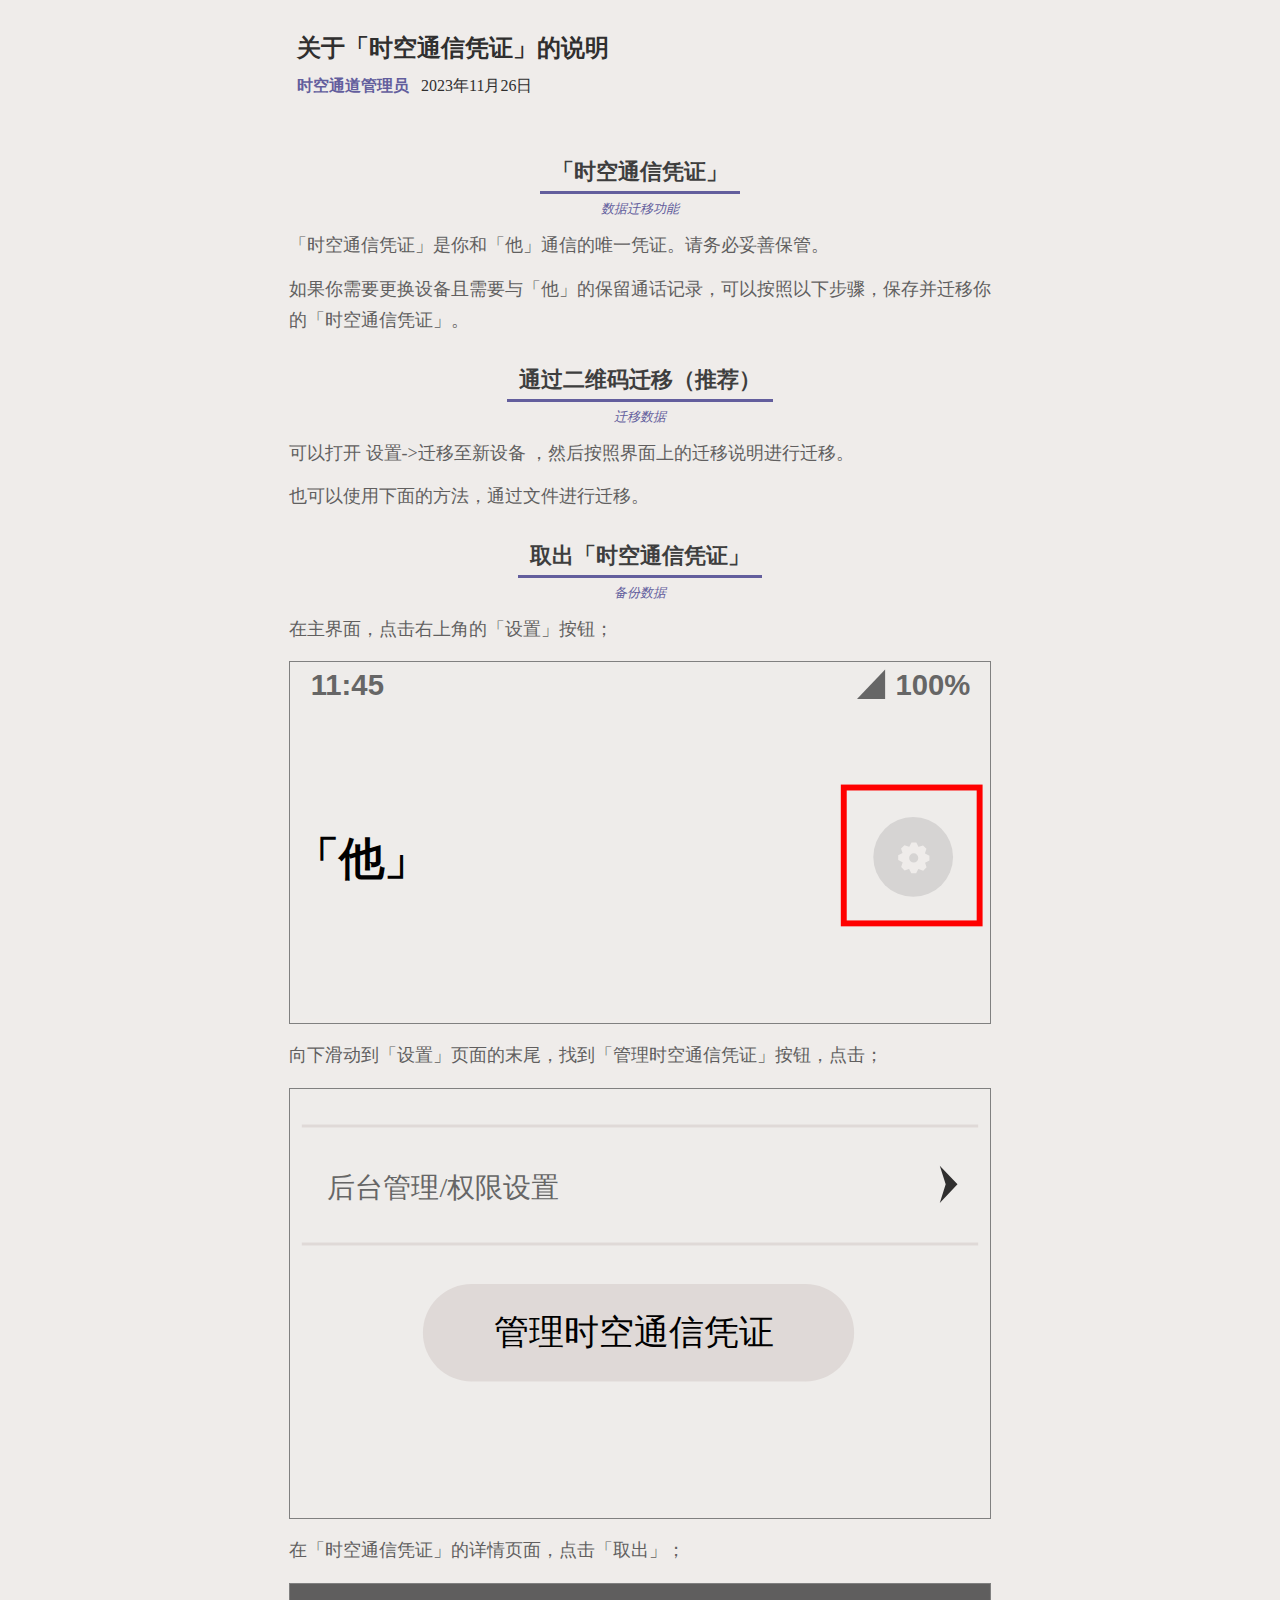
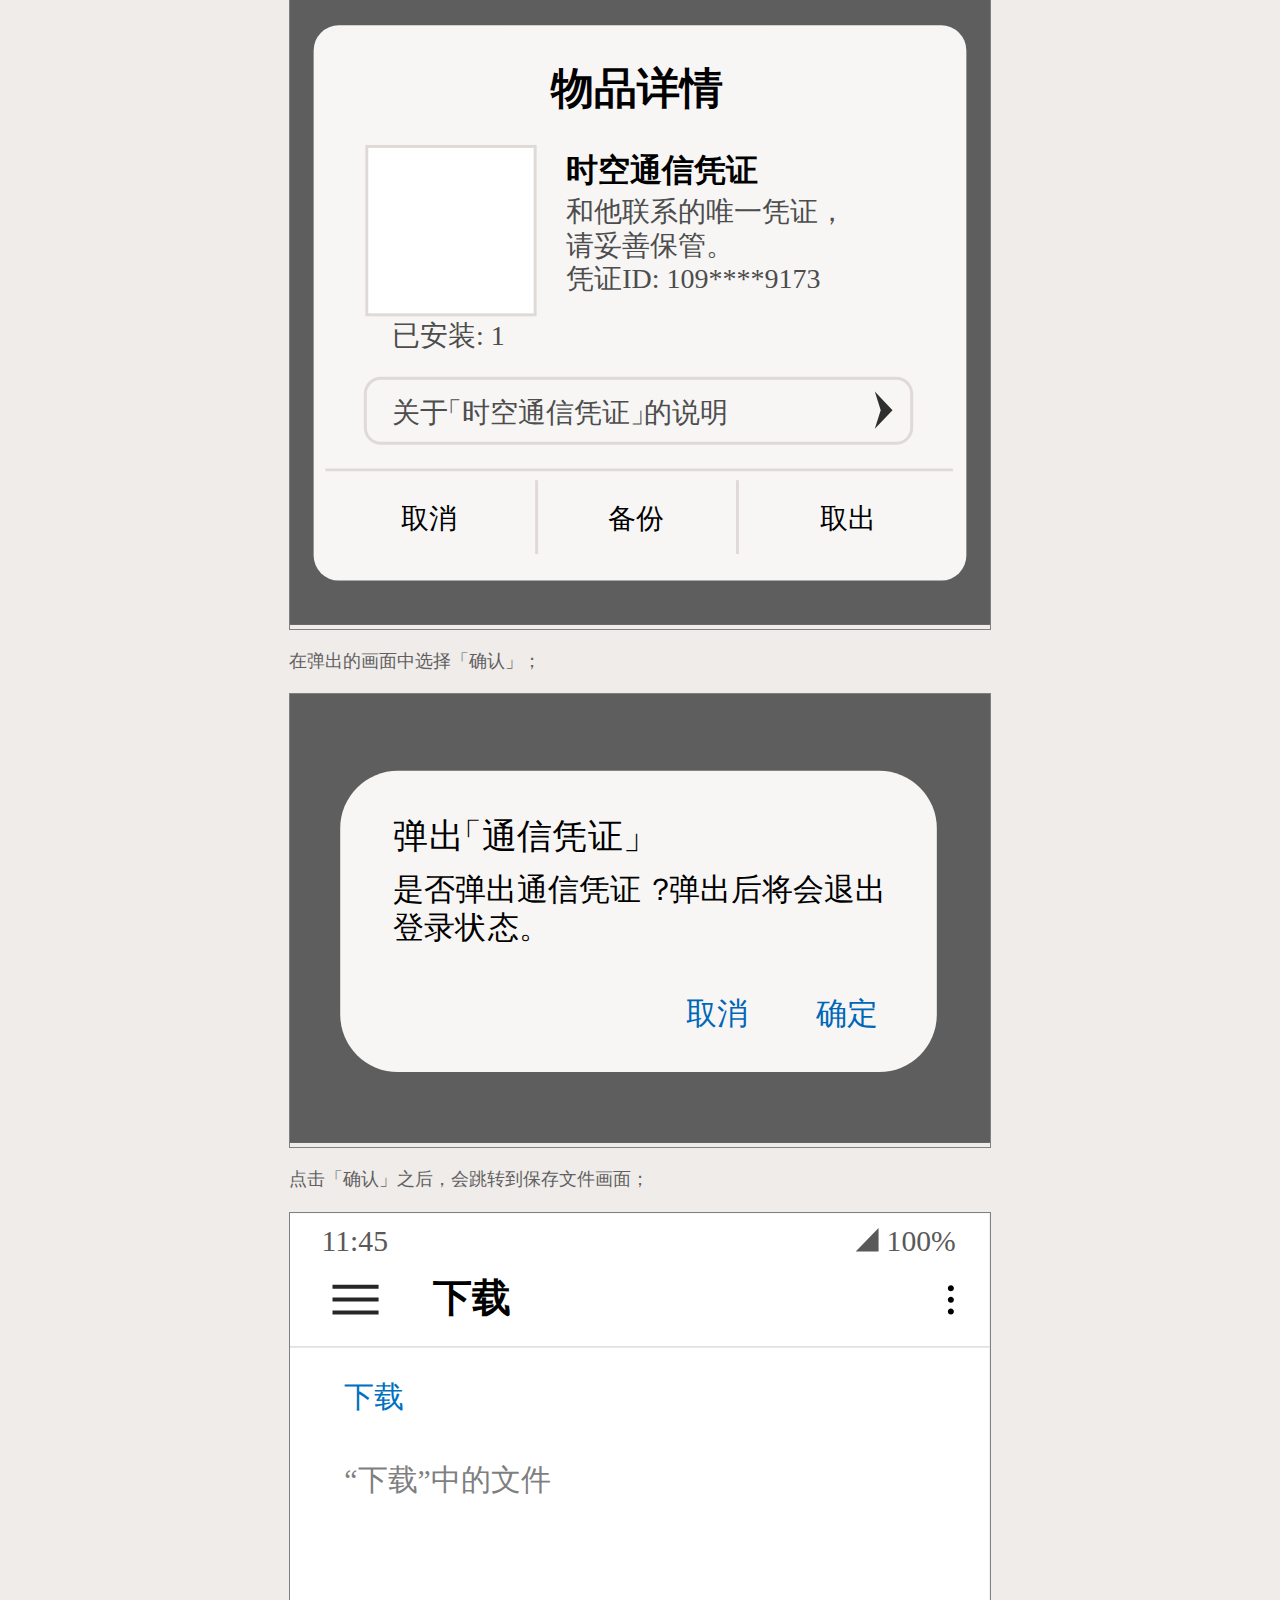
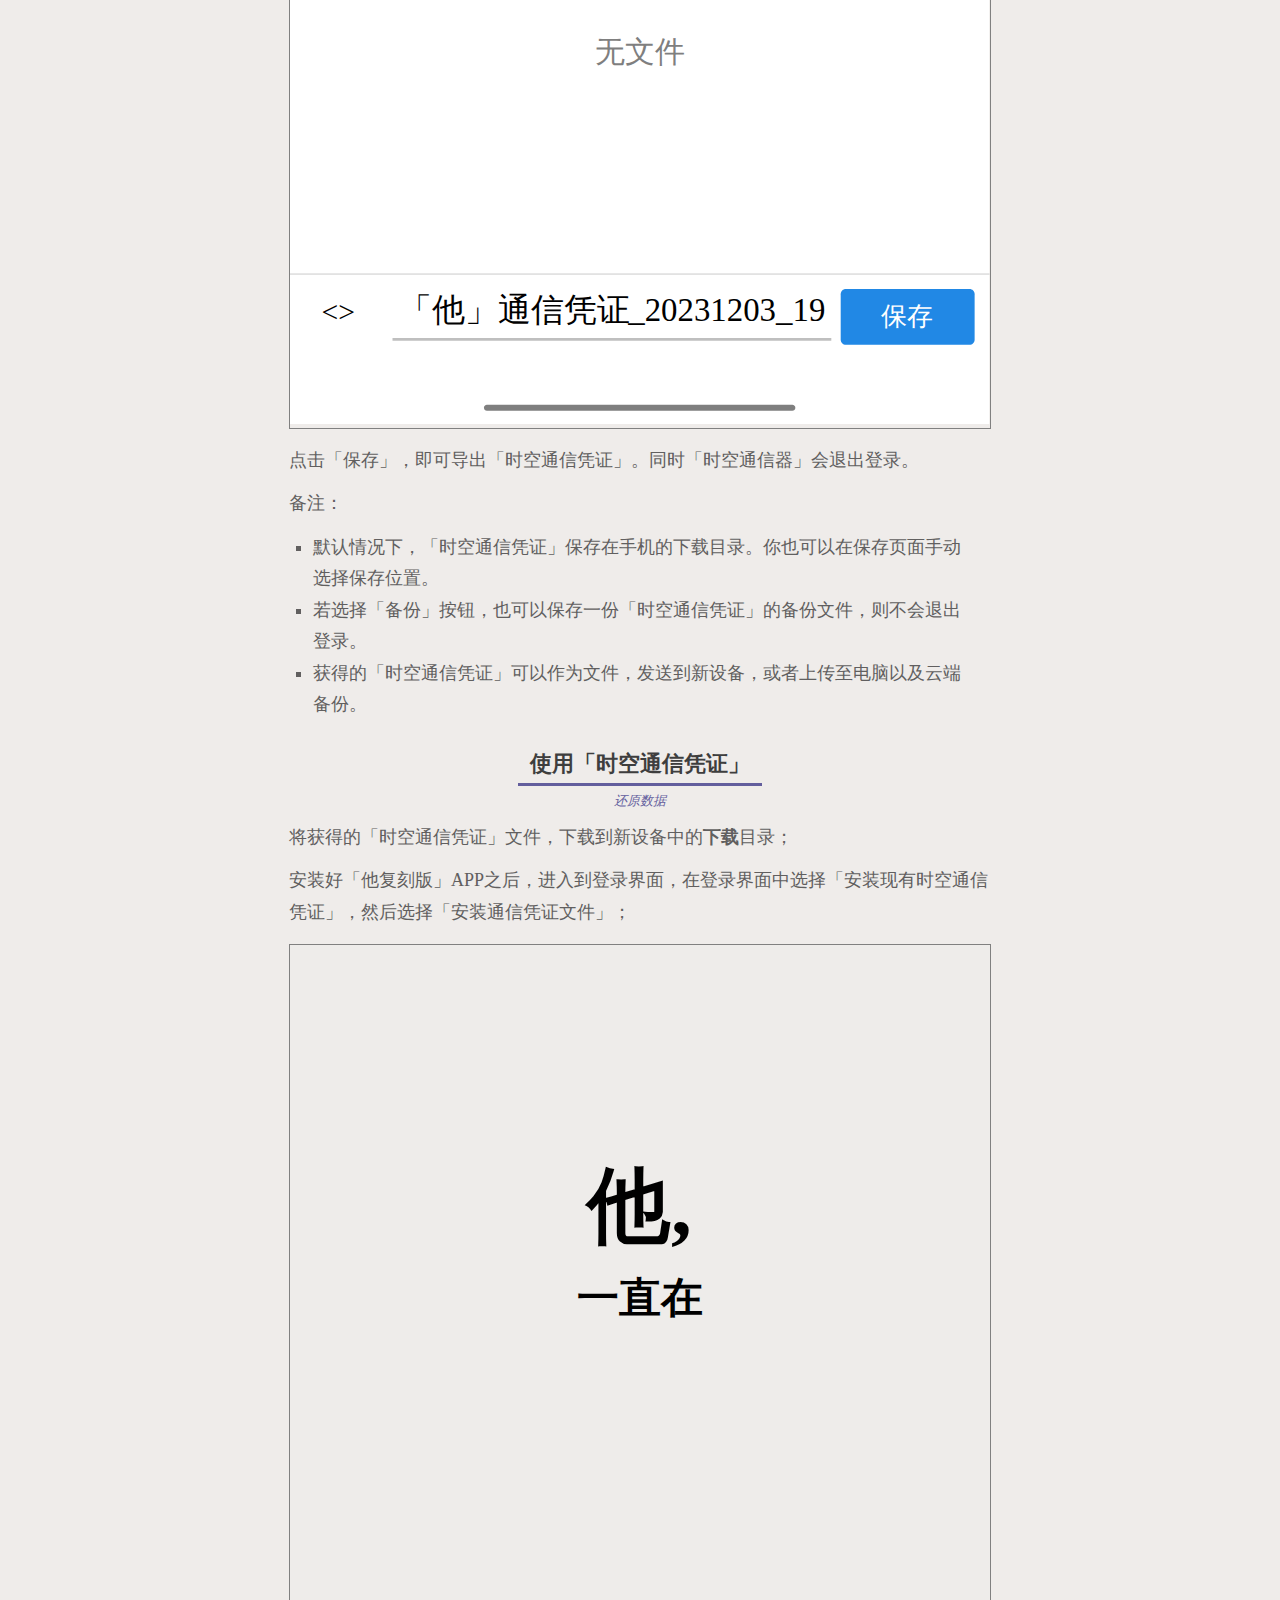
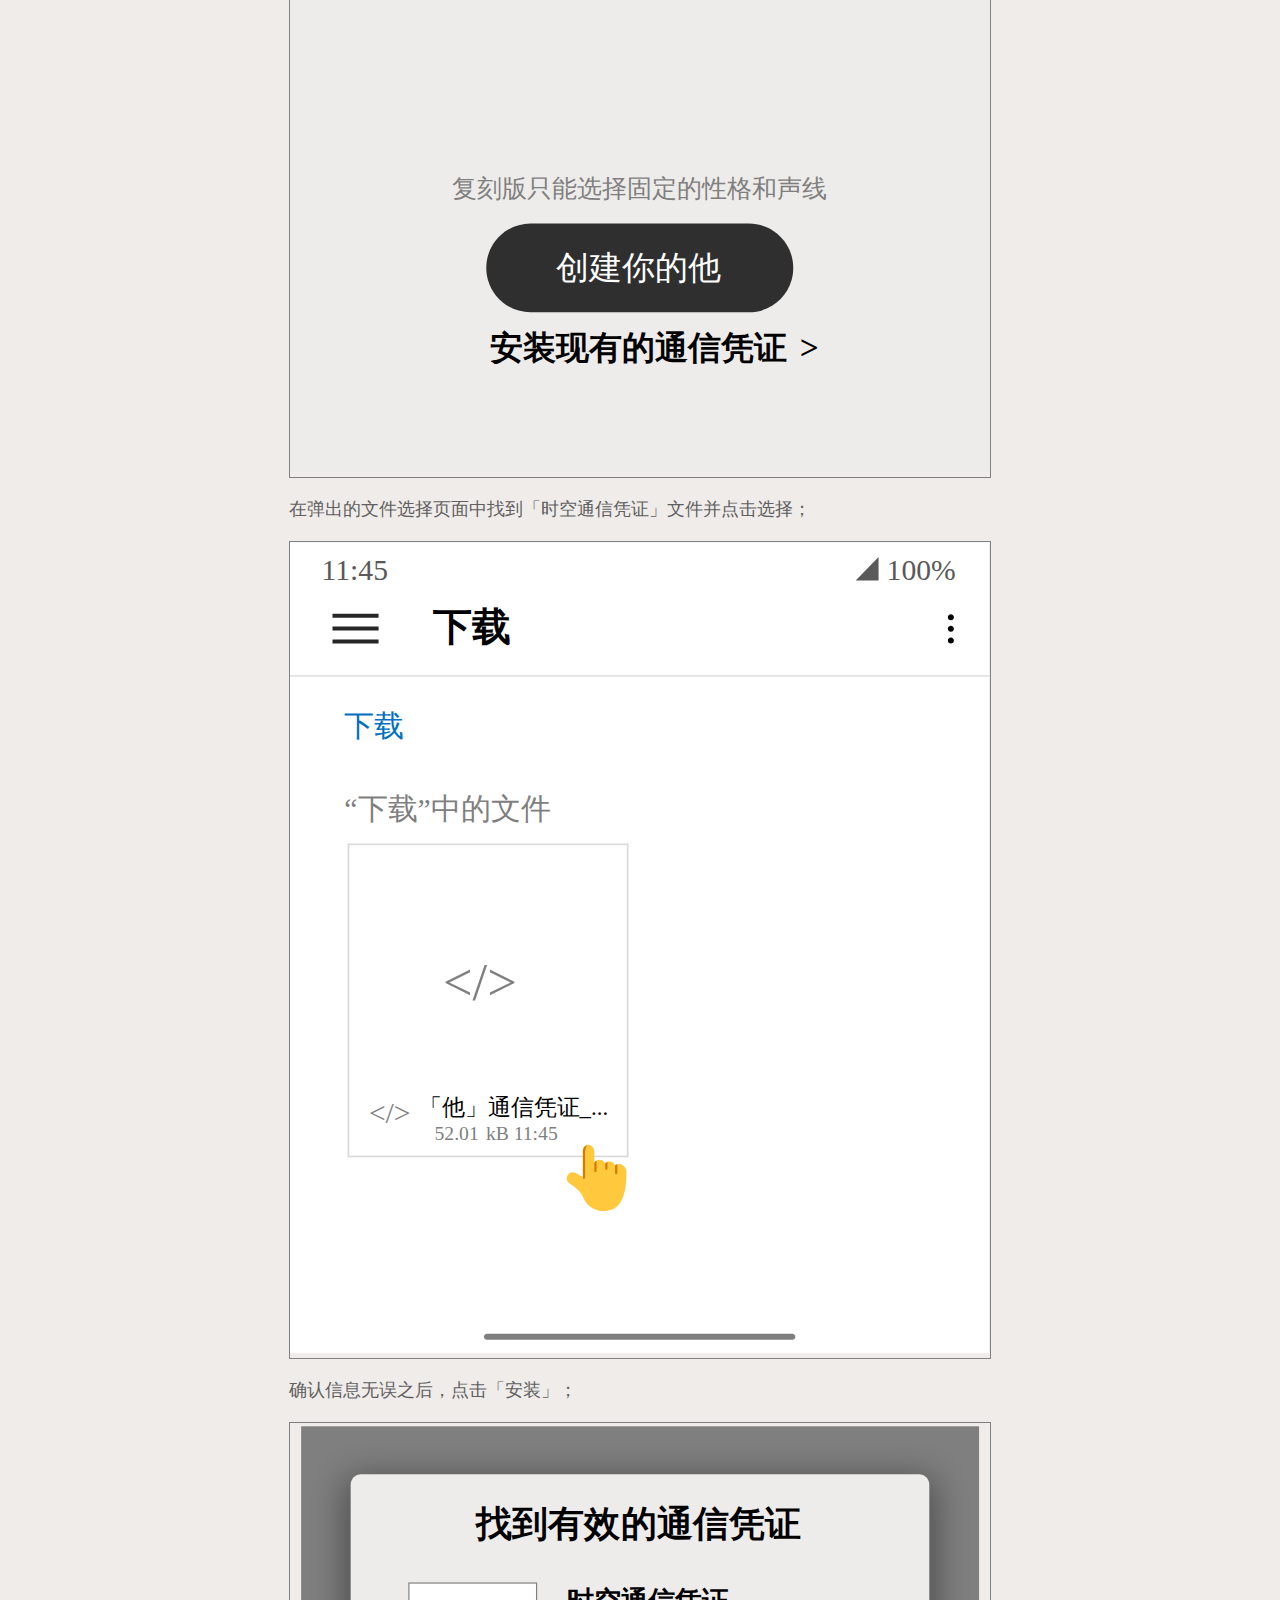
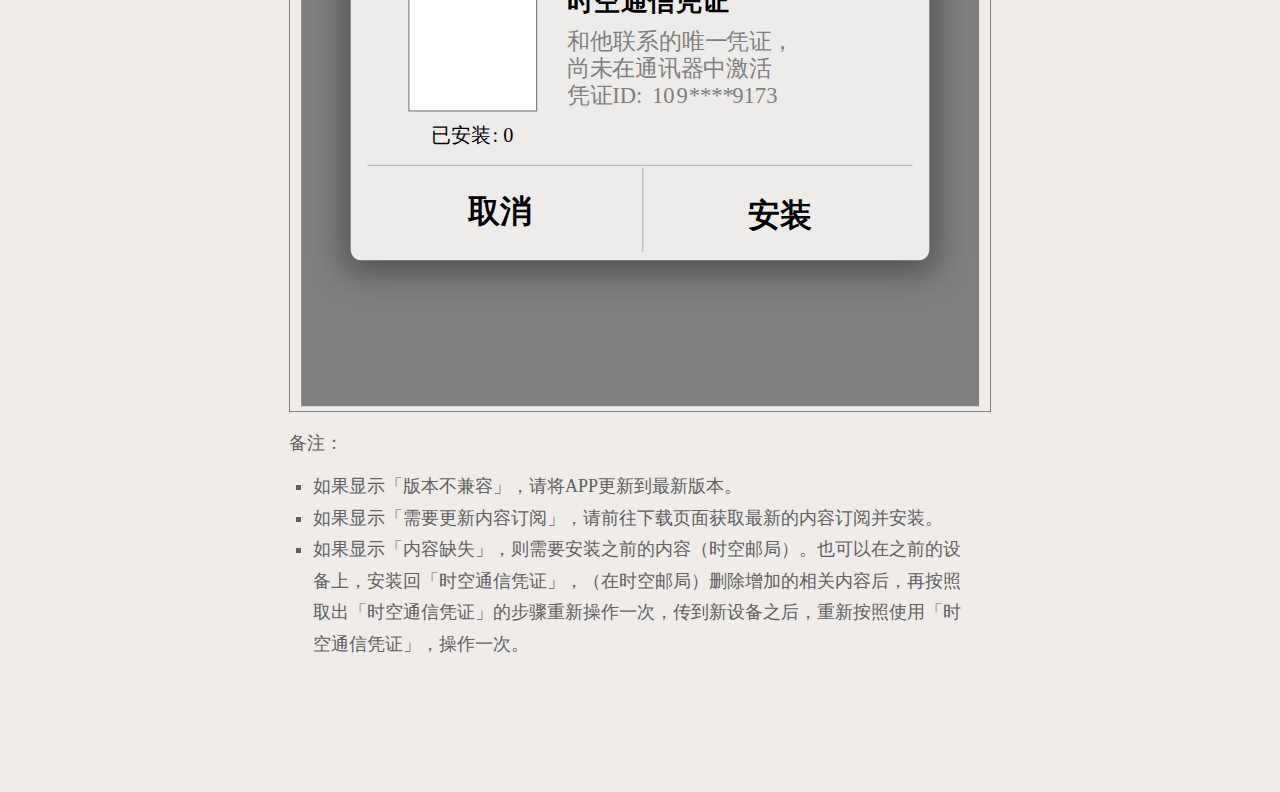
<file: help_backup.html>
<!DOCTYPE html>
<html lang="zh">

<head>
	<meta charset="UTF-8">
	<meta name="color-scheme" content="light">
	<meta name="viewport" content="width=360,initial-scale=1,maximum-scale=1">
	<title>关于迁移设备 - 「他」Remake</title>
	<style>
		* {
			margin: 0;
			padding: 0;
			font-family: 'Times New Roman', Times, serif;
		}

		body {
			background-color: #efecea;
		}

		.main {
			max-width: 750px;
			margin: 0 auto;
		}

		.article-title{
			width: 100%;
			display: flex;
			color: #302f2f;
			align-items: start;
			justify-content: end;
			padding: 32px;
			box-sizing: border-box;
			flex-direction: column;
		}

		.primarytitle{
			font-size: 22px;
			font-weight: bold;
			width: fit-content;
			text-align: center;
			margin: 24px auto 0px auto;
			border-bottom: solid #635e9d 3px;
			padding: 4px 12px;
			color: #3e3e3e;
		}
		.titledesc{
			text-align: center;
			font-size: 13px;
			color: #635e9d;
			margin-bottom: 12px;
			margin-top: 6px;
			font-style: italic;
		}
		.para0{
			margin: 12px 24px;
			line-height: 1.75em;
			font-size: large;
			color: #615f5f;
		}

		.footer{
			height: 120px;
			font-family:'Segoe UI', Tahoma, Geneva, Verdana, sans-serif;
			color: #a1a09e;
			padding: 16px;
			box-sizing: border-box;
			text-align: center;
		}

		.itemlist{
			margin: 12px 48px;
			line-height: 1.75em;
			list-style: square;
			font-size: large;
			color: #615f5f;
		}

		.screenshot{
			margin: 16px 24px;
			border: solid gray 1px;
		}
	</style>

</head>

<body>
	<div class="main">
		<div class="article-title">
			<h2>关于「时空通信凭证」的说明</h2>
			<div style="padding-top: 12px;">
				<span style="font-weight: bold; color: #635e9d;">时空通道管理员</span>
				&nbsp; 2023年11月26日
			</div>
		</div>
		<div class="primarytitle">「时空通信凭证」</div>
		<div class="titledesc">数据迁移功能</div>
		<p class="para0">
			「时空通信凭证」是你和「他」通信的唯一凭证。请务必妥善保管。
		</p>
		<p class="para0">
			如果你需要更换设备且需要与「他」的保留通话记录，可以按照以下步骤，保存并迁移你的「时空通信凭证」。
		</p>

		<div class="primarytitle">通过二维码迁移（推荐）</div>
		<div class="titledesc">迁移数据</div>

		<p class="para0">
			可以打开 设置->迁移至新设备 ，然后按照界面上的迁移说明进行迁移。
		</p>
		
		<p class="para0">
			也可以使用下面的方法，通过文件进行迁移。
		</p>

		<div class="primarytitle">取出「时空通信凭证」</div>
		<div class="titledesc">备份数据</div>
		<p class="para0">
			在主界面，点击右上角的「设置」按钮；
		</p>
		<!-- 想不到吧，下面的截图全是画出来的 -->
		<div class="screenshot">
			<svg xmlns="http://www.w3.org/2000/svg" viewBox="0 0 237 121"><defs><style>.\36 997c5cf-0bd5-4782-ba99-9e101b87c3a6{fill:#eeecea;}.e920c8e1-55c8-4ead-8cf9-4d4926bc4451{fill:#d6d4d3;}.\33 4f74edb-8f12-4429-86e3-5e404a23906c{font-size:15.0881px;font-family:serif;letter-spacing:0.00099em;}.\33 4bc2384-bf1c-471f-96f1-e8a380af1276,.\33 4f74edb-8f12-4429-86e3-5e404a23906c{font-weight:700;}.e962e388-b4e6-4e11-8703-eeb69f8032ca{letter-spacing:-0.50099em;}.\33 4bc2384-bf1c-471f-96f1-e8a380af1276{font-size:9.91613px;font-family:sans-serif;font-weight:bold;}.\33 4bc2384-bf1c-471f-96f1-e8a380af1276,.\38 abefce5-02e6-431f-8bc7-469ca70eba60{fill:#666;}.f4ee27fd-eec3-4a77-b300-135d67e90125{fill:#efecea;}.c4bc4f66-5e43-438d-a3be-7a3ca16a2424{fill:none;stroke:red;stroke-miterlimit:10;stroke-width:2px;}</style></defs><title>资源 4</title><g id="51bcba5e-d2c1-46b3-b770-e3df052a24d5" data-name="图层 2"><g id="3143baf1-4c1d-4a30-9fbf-686fe152ddf7" data-name="图层 1"><rect class="6997c5cf-0bd5-4782-ba99-9e101b87c3a6" width="237" height="121"/><circle class="e920c8e1-55c8-4ead-8cf9-4d4926bc4451" cx="211" cy="66" r="13.5"/><text class="34f74edb-8f12-4429-86e3-5e404a23906c" transform="translate(1.36084 71.71826) scale(1.01073 1)">「他<tspan class="e962e388-b4e6-4e11-8703-eeb69f8032ca" x="30.20615" y="0">」</tspan></text><text class="34bc2384-bf1c-471f-96f1-e8a380af1276" transform="translate(7 11.229)">11:45</text><text class="34bc2384-bf1c-471f-96f1-e8a380af1276" transform="translate(205 11.229)">100%</text><polygon class="8abefce5-02e6-431f-8bc7-469ca70eba60" points="201.5 2.545 201.5 12.5 191.978 12.5 201.5 2.545"/><path class="f4ee27fd-eec3-4a77-b300-135d67e90125" d="M216.5,65.58687l-1.47283-.73643c-.01136-.02854-.02348-.05682-.0355-.08516l.50464-1.51391-1.15587-1.15587-1.44232.48078c-.043-.01966-.08635-.03833-.12987-.05642l-.7092-1.41842H210.4244l-.68794,1.37588q-.06741.02578-.13409.05392l-1.5545-.51816L206.892,63.169l.50941,1.52824-1.47313.73656V67.0684l1.47284.73643c.01135.02854.02348.05681.0355.08515l-.50464,1.51391,1.15586,1.15587,1.44232-.48077c.043.01966.08634.03833.12987.05642l.70921,1.41841h1.63464l.68794-1.37587q.06743-.02578.13409-.05393l1.5545.51817,1.15587-1.15587-.50941-1.52825L216.5,67.22151ZM211.18263,67.883a1.54632,1.54632,0,1,1,1.54632-1.54632A1.54632,1.54632,0,0,1,211.18263,67.883Z"/><rect class="c4bc4f66-5e43-438d-a3be-7a3ca16a2424" x="187.5" y="42.5" width="46" height="46"/></g></g></svg>	
		</div>

		<p class="para0">
			向下滑动到「设置」页面的末尾，找到「管理时空通信凭证」按钮，点击；
		</p>
		<div class="screenshot">
			<svg xmlns="http://www.w3.org/2000/svg" viewBox="0 0 237 144"><defs><style>.f4140408-938f-4b88-869c-48f4f6767195{fill:#eeecea;}.\36 1997d59-abfd-48bf-9d91-ed9c1f3e7305{stroke:#dfd9d7;stroke-miterlimit:10;}.\39 03b124b-02ca-47a9-b92c-46ff0bf0c1b1{font-size:9.60637px;fill:#666;}.\30 c4797cb-1e2f-4db0-97f5-088c60f31537,.\39 03b124b-02ca-47a9-b92c-46ff0bf0c1b1{font-family:serif;}.b8161a3f-659f-43e2-a2cc-78ff2885ccad{fill:#302f2f;}.\38 a792b4a-ed51-4039-b450-0ab3a1482986{fill:#dfd9d7;}.\30 c4797cb-1e2f-4db0-97f5-088c60f31537{font-size:12px;}</style></defs><title>资源 5</title><g id="f41a412b-b508-4331-9612-871d08cec96a" data-name="图层 2"><g id="22331fdc-ba9c-4286-9465-a22c29daa453" data-name="图层 1"><rect class="f4140408-938f-4b88-869c-48f4f6767195" width="237" height="144"/><line class="61997d59-abfd-48bf-9d91-ed9c1f3e7305" x1="4" y1="12.5" x2="233" y2="12.5"/><line class="61997d59-abfd-48bf-9d91-ed9c1f3e7305" x1="4" y1="52.5" x2="233" y2="52.5"/><text class="903b124b-02ca-47a9-b92c-46ff0bf0c1b1" transform="translate(12.6665 36.56006)">后台管理/权限设置</text><polygon class="b8161a3f-659f-43e2-a2cc-78ff2885ccad" points="226 32.286 220 26 222 32.286 220 38.571 226 32.286"/><rect class="8a792b4a-ed51-4039-b450-0ab3a1482986" x="45" y="66" width="146" height="33" rx="16.49998" ry="16.49998"/><text class="0c4797cb-1e2f-4db0-97f5-088c60f31537" transform="translate(69 86.5)">管理时空通信凭证</text></g></g></svg>
		</div>

		<p class="para0">
			在「时空通信凭证」的详情页面，点击「取出」；
		</p>
		<div class="screenshot">
			<svg xmlns="http://www.w3.org/2000/svg" viewBox="0 0 237 217"><defs><style>.\34 fee14a2-c598-4b20-b90c-18de437222ec{fill:#5f5e5e;}.f48b59cc-7a9b-4057-8c45-d323a40ab485,.fe42f3a4-72aa-45bd-ba31-78dce9535d6f{fill:#f7f6f5;}.\39 c8b38ca-1647-4836-9bbc-799ed7ead778{font-size:14.625px;}.\38 4838279-96bf-4d32-863f-6169e70d51f7,.\39 c8b38ca-1647-4836-9bbc-799ed7ead778{font-family: serif;font-weight:700;}.a55aa44a-a06b-46f0-9c48-94d4d5116e57{fill:#fff;}.\37 a5238fc-ab0a-484e-8977-b42d88eb3bd9,.a55aa44a-a06b-46f0-9c48-94d4d5116e57,.fe42f3a4-72aa-45bd-ba31-78dce9535d6f{stroke:#dfd9d7;stroke-miterlimit:10;}.\38 4838279-96bf-4d32-863f-6169e70d51f7{font-size:10.93447px;}.\39 29b5305-312b-44aa-9282-fa3f7c0dfa2e,.f902412b-62bb-498d-a63e-caf1714ac6df{font-size:9.48484px;font-family:serif;}.\39 29b5305-312b-44aa-9282-fa3f7c0dfa2e{fill:#4d4d4d;}.\35 f796b57-3768-40d4-8626-4c21826e372a{letter-spacing:-0.01987em;}.\33 0dc9656-13b2-4e56-84ff-977ae6f18f2f{letter-spacing:-0.48em;}.ffa3699b-e411-4271-b9f2-e11f5fc3113c{letter-spacing:-0.00988em;}.\30 f02bffa-a6ac-4820-b9f3-4ab815de4896{letter-spacing:-0.48999em;}.\30 7354243-8c04-4c0c-8fb2-bd2e2a3fac60{letter-spacing:-0.49303em;}.\37 dc6b83d-7eb2-4dc4-8130-38f32f0eff88{letter-spacing:-0.00695em;}.\35 53d18f8-3fc0-4e1f-806b-d589d6fb2580{letter-spacing:-0.0069em;}.\34 823daf1-0d46-400d-8ecd-ae43e8fc2906{letter-spacing:-0.49297em;}.d1807fcf-1aef-4274-8548-56016aa5244b{fill:#302f2f;}</style></defs><title>资源 6</title><g id="46ef5600-2978-434a-a790-8bc7d2e21192" data-name="图层 2"><g id="342bec0a-b31d-449a-9f53-5e7c9ca17e5e" data-name="图层 1"><rect class="4fee14a2-c598-4b20-b90c-18de437222ec" width="237" height="217"/><rect class="f48b59cc-7a9b-4057-8c45-d323a40ab485" x="8" y="14" width="221" height="188" rx="8.5" ry="8.5"/><text class="9c8b38ca-1647-4836-9bbc-799ed7ead778" transform="translate(88.5 40.31006)">物品详情</text><rect class="a55aa44a-a06b-46f0-9c48-94d4d5116e57" x="26" y="55" width="57" height="57"/><rect class="fe42f3a4-72aa-45bd-ba31-78dce9535d6f" x="25.5" y="133.5" width="185" height="22" rx="5.25" ry="5.25"/><text class="84838279-96bf-4d32-863f-6169e70d51f7" transform="translate(93.5 66.5625)">时空通信凭证</text><text class="929b5305-312b-44aa-9282-fa3f7c0dfa2e" transform="translate(93.50049 80.28711)">和他联系的唯一凭<tspan class="5f796b57-3768-40d4-8626-4c21826e372a" x="75.87842" y="0">证</tspan><tspan class="30dc9656-13b2-4e56-84ff-977ae6f18f2f" x="85.17432" y="0">，</tspan><tspan x="0" y="11.38184">请妥善保</tspan><tspan class="ffa3699b-e411-4271-b9f2-e11f5fc3113c" x="37.93896" y="11.38184">管</tspan><tspan class="0f02bffa-a6ac-4820-b9f3-4ab815de4896" x="47.32959" y="11.38184">。</tspan><tspan x="0" y="22.76367">凭证ID: 109****9173</tspan></text><text class="929b5305-312b-44aa-9282-fa3f7c0dfa2e" transform="translate(34.50049 148.28711)">关<tspan class="07354243-8c04-4c0c-8fb2-bd2e2a3fac60" x="9.48486" y="0">于</tspan><tspan class="7dc6b83d-7eb2-4dc4-8130-38f32f0eff88" x="14.29346" y="0">「</tspan><tspan x="23.7124" y="0">时空通信凭</tspan><tspan class="553d18f8-3fc0-4e1f-806b-d589d6fb2580" x="71.13623" y="0">证</tspan><tspan class="4823daf1-0d46-400d-8ecd-ae43e8fc2906" x="80.55518" y="0">」</tspan><tspan x="85.36377" y="0">的说明</tspan></text><text class="929b5305-312b-44aa-9282-fa3f7c0dfa2e" transform="translate(34.50049 122.28711)">已安装: 1</text><text class="f902412b-62bb-498d-a63e-caf1714ac6df" transform="translate(37.50049 184.28711)">取消</text><text class="f902412b-62bb-498d-a63e-caf1714ac6df" transform="translate(107.50049 184.28711)">备份</text><text class="f902412b-62bb-498d-a63e-caf1714ac6df" transform="translate(179.50049 184.28711)">取出</text><polygon class="d1807fcf-1aef-4274-8548-56016aa5244b" points="204 144.286 198 138 200 144.286 198 150.571 204 144.286"/><line class="7a5238fc-ab0a-484e-8977-b42d88eb3bd9" x1="12" y1="164.5" x2="224.5" y2="164.5"/><line class="7a5238fc-ab0a-484e-8977-b42d88eb3bd9" x1="83.5" y1="193" x2="83.5" y2="168"/><line class="7a5238fc-ab0a-484e-8977-b42d88eb3bd9" x1="151.5" y1="193" x2="151.5" y2="168"/></g></g></svg>
		</div>
		<p class="para0">
			在弹出的画面中选择「确认」；
		</p>
		<div class="screenshot">
			<svg xmlns="http://www.w3.org/2000/svg" viewBox="0 0 237 152"><defs><style>.\38 9e0563c-2f3d-458e-9e37-96d381c52c30{fill:#5f5e5e;}.\39 445ca2a-96e1-4670-82ce-fd98fb021601{fill:#f7f6f5;}.\31 d20b43d-fa64-444f-bcf4-ff8c0e95f99e{font-size:12px;}.\31 d20b43d-fa64-444f-bcf4-ff8c0e95f99e,.\37 2efb91f-7ba7-49f8-815c-1698dea64f79,.ac2de35e-37fd-45ec-843e-fb2ab204b517{font-family:serif;}.\35 64b857f-19eb-4bf2-a237-069f5d262e5a{letter-spacing:-0.493em;}.\31 471c6b4-77f4-4db2-ab8e-770be1c0920d{letter-spacing:-0.007em;}.\37 2efb91f-7ba7-49f8-815c-1698dea64f79,.ac2de35e-37fd-45ec-843e-fb2ab204b517{font-size:10.65843px;}.\37 e210edc-0265-4999-91bd-7e281216d7af{letter-spacing:-0.49999em;}.a70a389c-ecec-4ae8-9514-2cec36458798{letter-spacing:-0.00994em;}.\38 506e118-ec9a-4e46-bf3f-e13e3bb60ffd{letter-spacing:-0.49em;}.ac2de35e-37fd-45ec-843e-fb2ab204b517{fill:#0067b8;}</style></defs><title>资源 7</title><g id="9fa27e44-dc18-4d34-8d5f-1336de798749" data-name="图层 2"><g id="48c373b7-d5eb-4fb5-bbba-accde835ea88" data-name="图层 1"><rect class="89e0563c-2f3d-458e-9e37-96d381c52c30" width="237" height="152"/><rect class="9445ca2a-96e1-4670-82ce-fd98fb021601" x="17" y="26" width="202" height="102" rx="19.5" ry="19.5"/><text class="1d20b43d-fa64-444f-bcf4-ff8c0e95f99e" transform="translate(35 52)">弹<tspan class="564b857f-19eb-4bf2-a237-069f5d262e5a" x="12" y="0">出</tspan><tspan class="1471c6b4-77f4-4db2-ab8e-770be1c0920d" x="18.08398" y="0">「</tspan><tspan x="30" y="0">通信凭</tspan><tspan class="1471c6b4-77f4-4db2-ab8e-770be1c0920d" x="66" y="0">证</tspan><tspan class="564b857f-19eb-4bf2-a237-069f5d262e5a" x="77.91602" y="0">」</tspan></text><text class="72efb91f-7ba7-49f8-815c-1698dea64f79" transform="translate(35 69.81982)">是否弹出通信凭证<tspan class="7e210edc-0265-4999-91bd-7e281216d7af" x="85.26758" y="0">？</tspan><tspan x="90.59668" y="0" xml:space="preserve"> 弹出后将会退出</tspan><tspan x="0" y="12.79004">登录状</tspan><tspan class="a70a389c-ecec-4ae8-9514-2cec36458798" x="31.9751" y="12.79004">态</tspan><tspan class="8506e118-ec9a-4e46-bf3f-e13e3bb60ffd" x="42.52734" y="12.79004">。</tspan></text><text class="ac2de35e-37fd-45ec-843e-fb2ab204b517" transform="translate(134 111.81982)">取消</text><text class="ac2de35e-37fd-45ec-843e-fb2ab204b517" transform="translate(178 111.81982)">确定</text></g></g></svg>
		</div>
		<p class="para0">
			点击「确认」之后，会跳转到保存文件画面；
		</p>
		<!-- 拿Illustrator画了半天，然后发现PowerPoint也可以导出SVG -->
		<div class="screenshot">
			<svg viewBox="0 0 1960 2272" xmlns="http://www.w3.org/2000/svg" xmlns:xlink="http://www.w3.org/1999/xlink" xml:space="preserve" overflow="hidden"><defs><clipPath id="clip0"><rect x="1221" y="74" width="1960" height="2272"/></clipPath></defs><g clip-path="url(#clip0)" transform="translate(-1221 -74)"><rect x="1221" y="74.9999" width="1958" height="2271" fill="#FFFFFF"/><text fill="#595959" font-family="Segoe UI,Segoe UI_MSFontService,sans-serif" font-weight="400" font-size="83" transform="matrix(1 0 0 1 1309.42 179)">11:45</text><text fill="#595959" font-family="Segoe UI,Segoe UI_MSFontService,sans-serif" font-weight="400" font-size="83" transform="matrix(1 0 0 1 2891.51 179)">100%</text><path d="M2805 182 2869 116 2869 182Z" fill="#595959" fill-rule="evenodd"/><path d="M1340 346.728 1469 346.728 1469 358 1340 358ZM1340 310.864 1469 310.864 1469 322.136 1340 322.136ZM1340 275 1469 275 1469 286.272 1340 286.272Z" fill="#262626" fill-rule="evenodd"/><path d="M1221 449 3179.71 449" stroke="#BFBFBF" stroke-width="2.29167" stroke-miterlimit="8" fill="none" fill-rule="evenodd"/><text font-family="DengXian,DengXian_MSFontService,sans-serif" font-weight="700" font-size="110" transform="matrix(1 0 0 1 1621.1 348)">下载</text><path d="M3071.5 341.099C3076.19 341.099 3080 344.882 3080 349.549 3080 354.216 3076.19 358 3071.5 358 3066.81 358 3063 354.216 3063 349.549 3063 344.882 3066.81 341.099 3071.5 341.099ZM3071.5 308.55C3076.19 308.55 3080 312.333 3080 317 3080 321.667 3076.19 325.45 3071.5 325.45 3066.81 325.45 3063 321.667 3063 317 3063 312.333 3066.81 308.55 3071.5 308.55ZM3071.5 276C3076.19 276 3080 279.783 3080 284.45 3080 289.117 3076.19 292.901 3071.5 292.901 3066.81 292.901 3063 289.117 3063 284.45 3063 279.783 3066.81 276 3071.5 276Z" fill-rule="evenodd"/><text fill="#0070C0" font-family="DengXian,DengXian_MSFontService,sans-serif" font-weight="400" font-size="83" transform="matrix(1 0 0 1 1373.21 617)">下载</text><text fill="#7F7F7F" font-family="DengXian,DengXian_MSFontService,sans-serif" font-weight="400" font-size="83" transform="matrix(1 0 0 1 1373.21 850)">“下载”中的文件</text><text fill="#7F7F7F" font-family="DengXian,DengXian_MSFontService,sans-serif" font-weight="400" font-size="83" transform="matrix(1 0 0 1 2074.72 1331)">无文件</text><path d="M1221 1925 3179.71 1925" stroke="#BFBFBF" stroke-width="2.29167" stroke-miterlimit="8" fill="none" fill-rule="evenodd"/><text font-family="DengXian,DengXian_MSFontService,sans-serif" font-weight="400" font-size="83" transform="matrix(1 0 0 1 1309.42 2059)">&lt;&gt;</text><path d="M1508 2108 2736.69 2108" stroke="#BFBFBF" stroke-width="8.02083" stroke-miterlimit="8" fill="none" fill-rule="evenodd"/><text font-family="DengXian,DengXian_MSFontService,sans-serif" font-weight="400" font-size="92" transform="matrix(1 0 0 1 1526.41 2057)">「他」通信凭证</text><text font-family="DengXian,DengXian_MSFontService,sans-serif" font-weight="400" font-size="92" transform="matrix(1 0 0 1 2168.08 2057)">_20231203_19</text><path d="M2763 1981.35C2763 1973.42 2769.42 1967 2777.35 1967L3123.65 1967C3131.58 1967 3138 1973.42 3138 1981.35L3138 2108.65C3138 2116.58 3131.58 2123 3123.65 2123L2777.35 2123C2769.42 2123 2763 2116.58 2763 2108.65Z" fill="#2188E5" fill-rule="evenodd"/><text fill="#FFFFFF" font-family="DengXian,DengXian_MSFontService,sans-serif" font-weight="400" font-size="73" transform="matrix(1 0 0 1 2877.11 2069)">保存</text><path d="M1764 2299.5C1764 2294.81 1767.81 2291 1772.5 2291L2627.5 2291C2632.19 2291 2636 2294.81 2636 2299.5L2636 2299.5C2636 2304.19 2632.19 2308 2627.5 2308L1772.5 2308C1767.81 2308 1764 2304.19 1764 2299.5Z" fill="#7F7F7F" fill-rule="evenodd"/></g></svg>
		</div>
		<p class="para0">
			点击「保存」，即可导出「时空通信凭证」。同时「时空通信器」会退出登录。
		</p>
		<p class="para0">
			备注：
			<ul class="itemlist">
				<li>默认情况下，「时空通信凭证」保存在手机的下载目录。你也可以在保存页面手动选择保存位置。</li>
				<li>若选择「备份」按钮，也可以保存一份「时空通信凭证」的备份文件，则不会退出登录。</li>
				<li>获得的「时空通信凭证」可以作为文件，发送到新设备，或者上传至电脑以及云端备份。</li>
			</ul>
		</p>


		<div class="primarytitle">使用「时空通信凭证」</div>
		<div class="titledesc">还原数据</div>
		<p class="para0">
			将获得的「时空通信凭证」文件，下载到新设备中的<strong>下载</strong>目录；
		</p>
		<p class="para0">
			安装好「他复刻版」APP之后，进入到登录界面，在登录界面中选择「安装现有时空通信凭证」，然后选择「安装通信凭证文件」；
		</p>
		<div class="screenshot">
			<svg viewBox="0 0 1537 2475" xmlns="http://www.w3.org/2000/svg" xmlns:xlink="http://www.w3.org/1999/xlink" xml:space="preserve" overflow="hidden"><g transform="translate(-2001 0)"><rect x="2001" y="0" width="1537" height="2475" fill="#EEECEA"/><text font-family="DengXian,DengXian_MSFontService,sans-serif" font-weight="700" font-size="183" transform="matrix(1 0 0 1 2654.23 635)">他</text><text font-family="DengXian,DengXian_MSFontService,sans-serif" font-weight="700" font-size="183" transform="matrix(1 0 0 1 2837.56 635)">,</text><text font-family="DengXian,DengXian_MSFontService,sans-serif" font-weight="700" font-size="92" transform="matrix(1 0 0 1 2630.22 805)">一直在</text><text fill="#7F7F7F" font-family="DengXian,DengXian_MSFontService,sans-serif" font-weight="400" font-size="55" transform="matrix(1 0 0 1 2356.89 1871)">复刻版只能选择固定的性格和声线</text><path d="M2432 2026.5C2432 1972.65 2475.65 1929 2529.5 1929L3008.5 1929C3062.35 1929 3106 1972.65 3106 2026.5L3106 2026.5C3106 2080.35 3062.35 2124 3008.5 2124L2529.5 2124C2475.65 2124 2432 2080.35 2432 2026.5Z" fill="#302F2F" fill-rule="evenodd"/><text fill="#FFFFFF" font-family="DengXian,DengXian_MSFontService,sans-serif" font-weight="400" font-size="73" transform="matrix(1 0 0 1 2586.05 2051)">创建你的他</text><text font-family="DengXian,DengXian_MSFontService,sans-serif" font-weight="700" font-size="73" transform="matrix(1 0 0 1 2440.08 2226)">安装现有的通信凭证</text><text font-family="DengXian,DengXian_MSFontService,sans-serif" font-weight="700" font-size="73" transform="matrix(1 0 0 1 3120.13 2226)">&gt;</text></g></svg>
		</div>
		<p class="para0">
			在弹出的文件选择页面中找到「时空通信凭证」文件并点击选择；
		</p>
		<div class="screenshot">
			<svg viewBox="0 0 1960 2272" xmlns="http://www.w3.org/2000/svg" xmlns:xlink="http://www.w3.org/1999/xlink" xml:space="preserve" overflow="hidden"><defs><clipPath id="clip0"><rect x="1221" y="74" width="1960" height="2272"/></clipPath></defs><g clip-path="url(#clip0)" transform="translate(-1221 -74)"><rect x="1221" y="74.9999" width="1958" height="2271" fill="#FFFFFF"/><text fill="#595959" font-family="Segoe UI,Segoe UI_MSFontService,sans-serif" font-weight="400" font-size="83" transform="matrix(1 0 0 1 1309.42 179)">11:45</text><text fill="#595959" font-family="Segoe UI,Segoe UI_MSFontService,sans-serif" font-weight="400" font-size="83" transform="matrix(1 0 0 1 2891.51 179)">100%</text><path d="M2805 182 2869 116 2869 182Z" fill="#595959" fill-rule="evenodd"/><path d="M1340 346.728 1469 346.728 1469 358 1340 358ZM1340 310.864 1469 310.864 1469 322.136 1340 322.136ZM1340 275 1469 275 1469 286.272 1340 286.272Z" fill="#262626" fill-rule="evenodd"/><path d="M1221 449 3179.71 449" stroke="#BFBFBF" stroke-width="2.29167" stroke-miterlimit="8" fill="none" fill-rule="evenodd"/><text font-family="DengXian,DengXian_MSFontService,sans-serif" font-weight="700" font-size="110" transform="matrix(1 0 0 1 1621.1 348)">下载</text><path d="M3071.5 341.099C3076.19 341.099 3080 344.882 3080 349.549 3080 354.216 3076.19 358 3071.5 358 3066.81 358 3063 354.216 3063 349.549 3063 344.882 3066.81 341.099 3071.5 341.099ZM3071.5 308.55C3076.19 308.55 3080 312.333 3080 317 3080 321.667 3076.19 325.45 3071.5 325.45 3066.81 325.45 3063 321.667 3063 317 3063 312.333 3066.81 308.55 3071.5 308.55ZM3071.5 276C3076.19 276 3080 279.783 3080 284.45 3080 289.117 3076.19 292.901 3071.5 292.901 3066.81 292.901 3063 289.117 3063 284.45 3063 279.783 3066.81 276 3071.5 276Z" fill-rule="evenodd"/><text fill="#0070C0" font-family="DengXian,DengXian_MSFontService,sans-serif" font-weight="400" font-size="83" transform="matrix(1 0 0 1 1373.21 617)">下载</text><text fill="#7F7F7F" font-family="DengXian,DengXian_MSFontService,sans-serif" font-weight="400" font-size="83" transform="matrix(1 0 0 1 1373.21 850)">“下载”中的文件</text><path d="M1764 2299.5C1764 2294.81 1767.81 2291 1772.5 2291L2627.5 2291C2632.19 2291 2636 2294.81 2636 2299.5L2636 2299.5C2636 2304.19 2632.19 2308 2627.5 2308L1772.5 2308C1767.81 2308 1764 2304.19 1764 2299.5Z" fill="#7F7F7F" fill-rule="evenodd"/><rect x="1384.5" y="920.5" width="782" height="874" stroke="#D9D9D9" stroke-width="4.58333" stroke-miterlimit="8" fill="#FFFFFF" fill-opacity="0"/><text fill="#7F7F7F" font-family="DengXian,DengXian_MSFontService,sans-serif" font-weight="400" font-size="147" transform="matrix(1 0 0 1 1649.32 1357)">&lt;/&gt;</text><text fill="#7F7F7F" font-family="DengXian,DengXian_MSFontService,sans-serif" font-weight="400" font-size="83" transform="matrix(1 0 0 1 1441.96 1702)">&lt;/&gt;</text><text font-family="DengXian,DengXian_MSFontService,sans-serif" font-weight="400" font-size="64" transform="matrix(1 0 0 1 1582.79 1679)">「他」通信凭证</text><text font-family="DengXian,DengXian_MSFontService,sans-serif" font-weight="400" font-size="64" transform="matrix(1 0 0 1 2031.95 1679)">_...</text><text fill="#7F7F7F" font-family="DengXian,DengXian_MSFontService,sans-serif" font-weight="400" font-size="55" transform="matrix(1 0 0 1 1625.75 1749)">52.01</text><text fill="#7F7F7F" font-family="DengXian,DengXian_MSFontService,sans-serif" font-weight="400" font-size="55" transform="matrix(1 0 0 1 1769.55 1749)">kB 11:45</text><path d="M96.2358-10.9907C99.0356-4.19971 102.714 1.53394 107.271 6.2102 111.828 10.8865 116.773 14.6543 122.104 17.5137 127.436 20.373 132.678 22.4431 137.831 23.7239 142.984 25.0046 147.585 25.6152 151.636 25.5557 161.704 25.5557 170.312 23.8877 177.46 20.5518 184.608 17.2158 190.565 12.6438 195.331 6.83569 200.097 1.02759 203.909-5.6145 206.769-13.0906 209.628-20.5666 211.758-28.4746 213.157-36.8144 214.557-45.1543 215.481-53.5239 215.927-61.9233 216.374-70.3227 216.598-78.335 216.598-85.96 216.598-89.4746 215.481-92.7808 213.247-95.8784 211.013-98.9761 208.407-101.493 205.428-103.429 202.45-105.365 199.799-106.333 197.476-106.333 192.948-106.333 189.687-105.693 187.691-104.412 185.696-103.131 184.698-102.491 184.698-102.491 184.698-102.491 184.206-103.369 183.223-105.127 182.24-106.884 180.692-108.641 178.577-110.399 176.462-112.156 173.707-113.035 170.312-113.035 166.678-113.035 163.908-112.588 162.001-111.694 160.095-110.801 158.8-109.892 158.114-108.969 157.429-108.046 157.087-107.584 157.087-107.584 157.087-107.584 156.64-108.463 155.747-110.22 154.853-111.977 153.334-113.72 151.189-115.447 149.045-117.175 146.037-118.039 142.165-118.039 138.292-118.039 135.225-117.339 132.961-115.939 130.697-114.539 129.074-113.139 128.091-111.739 127.108-110.339 126.617-109.639 126.617-109.639L126.617-140.556C126.617-144.607 125.768-148.092 124.07-151.011 122.372-153.93 120.258-156.178 117.726-157.757 115.194-159.336 112.677-160.125 110.175-160.125 106.422-160.125 102.878-158.561 99.542-155.434 96.206-152.306 94.5381-147.347 94.5381-140.556L94.5381-69.1611C94.5381-69.1611 93.585-69.7866 91.6787-71.0376 89.7725-72.2886 87.6726-73.6587 85.3791-75.1479 83.0857-76.6372 81.373-77.7095 80.2412-78.3647 75.3564-81.2837 70.7546-82.9963 66.4358-83.5027 62.1169-84.009 57.9321-82.1177 53.8813-77.8286 50.7837-74.4927 49.3093-70.4866 49.4582-65.8103 49.6072-61.134 51.0815-57.3364 53.8813-54.4175 55.311-52.9878 57.7683-51.1709 61.2532-48.9668 64.738-46.7627 68.6697-44.0076 73.0481-40.7014 77.4265-37.3953 81.7007-33.3147 85.8706-28.4597 90.0405-23.6047 93.4956-17.7817 96.2358-10.9907Z" fill="#FFC83D" transform="matrix(1 0 0 1 1946.47 1922)"/><path d="M100.882-134.391 100.882-68.3569C100.882-66.5102 100.361-65.3188 99.3186-64.7827 98.2761-64.2466 97.2336-64.2913 96.1912-64.9167 95.1487-65.5422 94.6274-66.689 94.6274-68.3569 94.6274-70.7993 94.5976-74.0161 94.5381-78.0073L94.5381-140.467C94.5381-146.305 95.7891-150.772 98.291-153.87 100.793-156.968 103.652-158.904 106.869-159.678 105.499-158.368 104.159-155.642 102.848-151.502 101.538-147.362 100.882-141.658 100.882-134.391Z" fill="#D67D00" transform="matrix(1 0 0 1 1946.47 1922)"/><path d="M126.617-109.639C126.617-109.639 127.108-110.369 128.091-111.828 129.074-113.288 130.727-114.643 133.05-115.894L133.05-86.9429C133.05-86.0493 132.738-85.2898 132.112-84.6643 131.487-84.0388 130.727-83.7261 129.833-83.7261 128.94-83.7261 128.18-84.0388 127.555-84.6643 126.929-85.2898 126.617-86.0493 126.617-86.9429Z" fill="#D67D00" transform="matrix(1 0 0 1 1946.47 1922)"/><path d="M157.087-107.584 157.087-93.2871C157.087-92.3935 157.4-91.634 158.025-91.0085 158.651-90.383 159.41-90.0703 160.304-90.0703 161.197-90.0703 161.957-90.383 162.582-91.0085 163.208-91.634 163.52-92.3935 163.52-93.2871L163.52-112.141C160.959-111.367 159.246-110.414 158.383-109.282 157.519-108.15 157.087-107.584 157.087-107.584Z" fill="#D67D00" transform="matrix(1 0 0 1 1946.47 1922)"/><path d="M184.698-102.491C184.698-102.491 185.204-102.863 186.217-103.608 187.229-104.352 188.868-105.022 191.131-105.618L191.131-80.5986C191.131-79.7051 190.819-78.9455 190.193-78.3201 189.568-77.6946 188.808-77.3818 187.915-77.3818 187.021-77.3818 186.261-77.6946 185.636-78.3201 185.01-78.9455 184.698-79.7051 184.698-80.5986L184.698-102.58C184.698-102.521 184.698-102.491 184.698-102.491 184.698-102.491 184.698-102.491 184.698-102.491Z" fill="#D67D00" transform="matrix(1 0 0 1 1946.47 1922)"/><text fill="#000000" fill-opacity="0" font-family="Arial,Arial_MSFontService,sans-serif" font-size="28.2363" x="184.698" y="-80.9114">👆</text></g></svg>
		</div>
		<p class="para0">
			确认信息无误之后，点击「安装」；
		</p>
		<div class="screenshot">
			<svg viewBox="0 0 2758 2299" xmlns="http://www.w3.org/2000/svg" xmlns:xlink="http://www.w3.org/1999/xlink" xml:space="preserve" overflow="hidden"><defs><filter id="fx0" x="-10%" y="-10%" width="120%" height="120%" filterUnits="userSpaceOnUse" primitiveUnits="userSpaceOnUse"><feComponentTransfer color-interpolation-filters="sRGB"><feFuncR type="discrete" tableValues="0 0"/><feFuncG type="discrete" tableValues="0 0"/><feFuncB type="discrete" tableValues="0 0"/><feFuncA type="linear" slope="0.4" intercept="0"/></feComponentTransfer><feGaussianBlur stdDeviation="7.98707 7.99447"/></filter><clipPath id="clip1"><rect x="723" y="-13" width="2758" height="2299"/></clipPath><clipPath id="clip2"><rect x="0" y="0" width="307" height="221"/></clipPath></defs><g clip-path="url(#clip1)" transform="translate(-723 13)"><rect x="767" y="0" width="2671" height="2286" fill="#7F7F7F"/><g filter="url(#fx0)" transform="matrix(8.99023 0 0 8.9819 722 -14)"><g clip-path="url(#clip2)"><path d="M24.1596 28.8179C24.1596 26.2299 26.2556 24.1319 28.8412 24.1319L278.159 24.1319C280.744 24.1319 282.84 26.2299 282.84 28.8179L282.84 192.173C282.84 194.761 280.744 196.859 278.159 196.859L28.8412 196.859C26.2556 196.859 24.1596 194.761 24.1596 192.173Z" fill="#EEECEA" fill-rule="evenodd"/></g></g><path d="M962 230.264C962 207.475 980.475 189 1003.26 189L3200.74 189C3223.53 189 3242 207.475 3242 230.264L3242 1668.74C3242 1691.53 3223.53 1710 3200.74 1710L1003.26 1710C980.475 1710 962 1691.53 962 1668.74Z" fill="#EEECEA" fill-rule="evenodd"/><text font-family="Source Han Serif CN SemiBold,Source Han Serif CN SemiBold_MSFontService,sans-serif" font-weight="600" font-size="143" transform="matrix(1 0 0 1 1455.36 433)">找到</text><text font-family="Source Han Serif CN SemiBold,Source Han Serif CN SemiBold_MSFontService,sans-serif" font-weight="600" font-size="143" transform="matrix(1 0 0 1 1740.67 433)">有效</text><text font-family="Source Han Serif CN SemiBold,Source Han Serif CN SemiBold_MSFontService,sans-serif" font-weight="600" font-size="143" transform="matrix(1 0 0 1 2025.98 433)">的</text><text font-family="Source Han Serif CN SemiBold,Source Han Serif CN SemiBold_MSFontService,sans-serif" font-weight="600" font-size="143" transform="matrix(1 0 0 1 2168.64 433)">通信</text><text font-family="Source Han Serif CN SemiBold,Source Han Serif CN SemiBold_MSFontService,sans-serif" font-weight="600" font-size="143" transform="matrix(1 0 0 1 2453.95 433)">凭证</text><rect x="1191.5" y="617.5" width="503" height="504" stroke="#7F7F7F" stroke-width="4.58333" stroke-miterlimit="8" fill="#FFFFFF"/><text font-family="Source Han Serif CN SemiBold,Source Han Serif CN SemiBold_MSFontService,sans-serif" font-weight="600" font-size="107" transform="matrix(1 0 0 1 1813.67 724)">时空通信凭证</text><text fill="#7F7F7F" font-family="Source Han Serif CN,Source Han Serif CN_MSFontService,sans-serif" font-weight="400" font-size="89" transform="matrix(1 0 0 1 1813.67 877)">和他联系的唯一</text><text fill="#7F7F7F" font-family="Source Han Serif CN,Source Han Serif CN_MSFontService,sans-serif" font-weight="400" font-size="89" transform="matrix(1 0 0 1 2439.29 877)">凭证</text><text fill="#7F7F7F" font-family="Source Han Serif CN,Source Han Serif CN_MSFontService,sans-serif" font-weight="400" font-size="89" transform="matrix(1 0 0 1 2618.04 877)">，</text><text fill="#7F7F7F" font-family="Source Han Serif CN,Source Han Serif CN_MSFontService,sans-serif" font-weight="400" font-size="89" transform="matrix(1 0 0 1 1813.67 984)">尚未</text><text fill="#7F7F7F" font-family="Source Han Serif CN,Source Han Serif CN_MSFontService,sans-serif" font-weight="400" font-size="89" transform="matrix(1 0 0 1 1992.42 984)">在</text><text fill="#7F7F7F" font-family="Source Han Serif CN,Source Han Serif CN_MSFontService,sans-serif" font-weight="400" font-size="89" transform="matrix(1 0 0 1 2081.79 984)">通讯器</text><text fill="#7F7F7F" font-family="Source Han Serif CN,Source Han Serif CN_MSFontService,sans-serif" font-weight="400" font-size="89" transform="matrix(1 0 0 1 2349.92 984)">中激活</text><text fill="#7F7F7F" font-family="Source Han Serif CN,Source Han Serif CN_MSFontService,sans-serif" font-weight="400" font-size="89" transform="matrix(1 0 0 1 1813.67 1091)">凭证</text><text fill="#7F7F7F" font-family="Source Han Serif CN,Source Han Serif CN_MSFontService,sans-serif" font-weight="400" font-size="89" transform="matrix(1 0 0 1 1992.42 1091)">ID: </text><text fill="#7F7F7F" font-family="Source Han Serif CN,Source Han Serif CN_MSFontService,sans-serif" font-weight="400" font-size="89" transform="matrix(1 0 0 1 2149.4 1091)">10</text><text fill="#7F7F7F" font-family="Source Han Serif CN,Source Han Serif CN_MSFontService,sans-serif" font-weight="400" font-size="89" transform="matrix(1 0 0 1 2245.65 1091)">9</text><text fill="#7F7F7F" font-family="Source Han Serif CN,Source Han Serif CN_MSFontService,sans-serif" font-weight="400" font-size="89" transform="matrix(1 0 0 1 2293.77 1091)">****</text><text fill="#7F7F7F" font-family="Source Han Serif CN,Source Han Serif CN_MSFontService,sans-serif" font-weight="400" font-size="89" transform="matrix(1 0 0 1 2465.65 1091)">9173</text><path d="M1028 1336 3175.66 1336" stroke="#7F7F7F" stroke-width="2.29167" stroke-miterlimit="8" fill="none" fill-rule="evenodd"/><text font-family="Source Han Serif CN,Source Han Serif CN_MSFontService,sans-serif" font-weight="400" font-size="80" transform="matrix(1 0 0 1 1279.94 1245)">已安装</text><text font-family="Source Han Serif CN,Source Han Serif CN_MSFontService,sans-serif" font-weight="400" font-size="80" transform="matrix(1 0 0 1 1520.56 1245)">: 0</text><path d="M2113 1346 2113 1677.84" stroke="#7F7F7F" stroke-width="2.29167" stroke-miterlimit="8" fill="none" fill-rule="evenodd"/><text font-family="Source Han Serif CN SemiBold,Source Han Serif CN SemiBold_MSFontService,sans-serif" font-weight="600" font-size="125" transform="matrix(1 0 0 1 2527.95 1573)">安装</text><text font-family="Source Han Serif CN SemiBold,Source Han Serif CN SemiBold_MSFontService,sans-serif" font-weight="600" font-size="125" transform="matrix(1 0 0 1 1423.48 1560)">取消</text></g></svg>
		</div>
		<p class="para0">
			备注：
			<ul class="itemlist">
				<li>如果显示「版本不兼容」，请将APP更新到最新版本。</li>
				<li>如果显示「需要更新内容订阅」，请前往下载页面获取最新的内容订阅并安装。</li>
				<li>如果显示「内容缺失」，则需要安装之前的内容（时空邮局）。也可以在之前的设备上，安装回「时空通信凭证」，（在时空邮局）删除增加的相关内容后，再按照取出「时空通信凭证」的步骤重新操作一次，传到新设备之后，重新按照使用「时空通信凭证」，操作一次。</li>
			</ul>
		</p>

		<div class="footer">

		</div>
	</div>
</body>

</html>
</file>
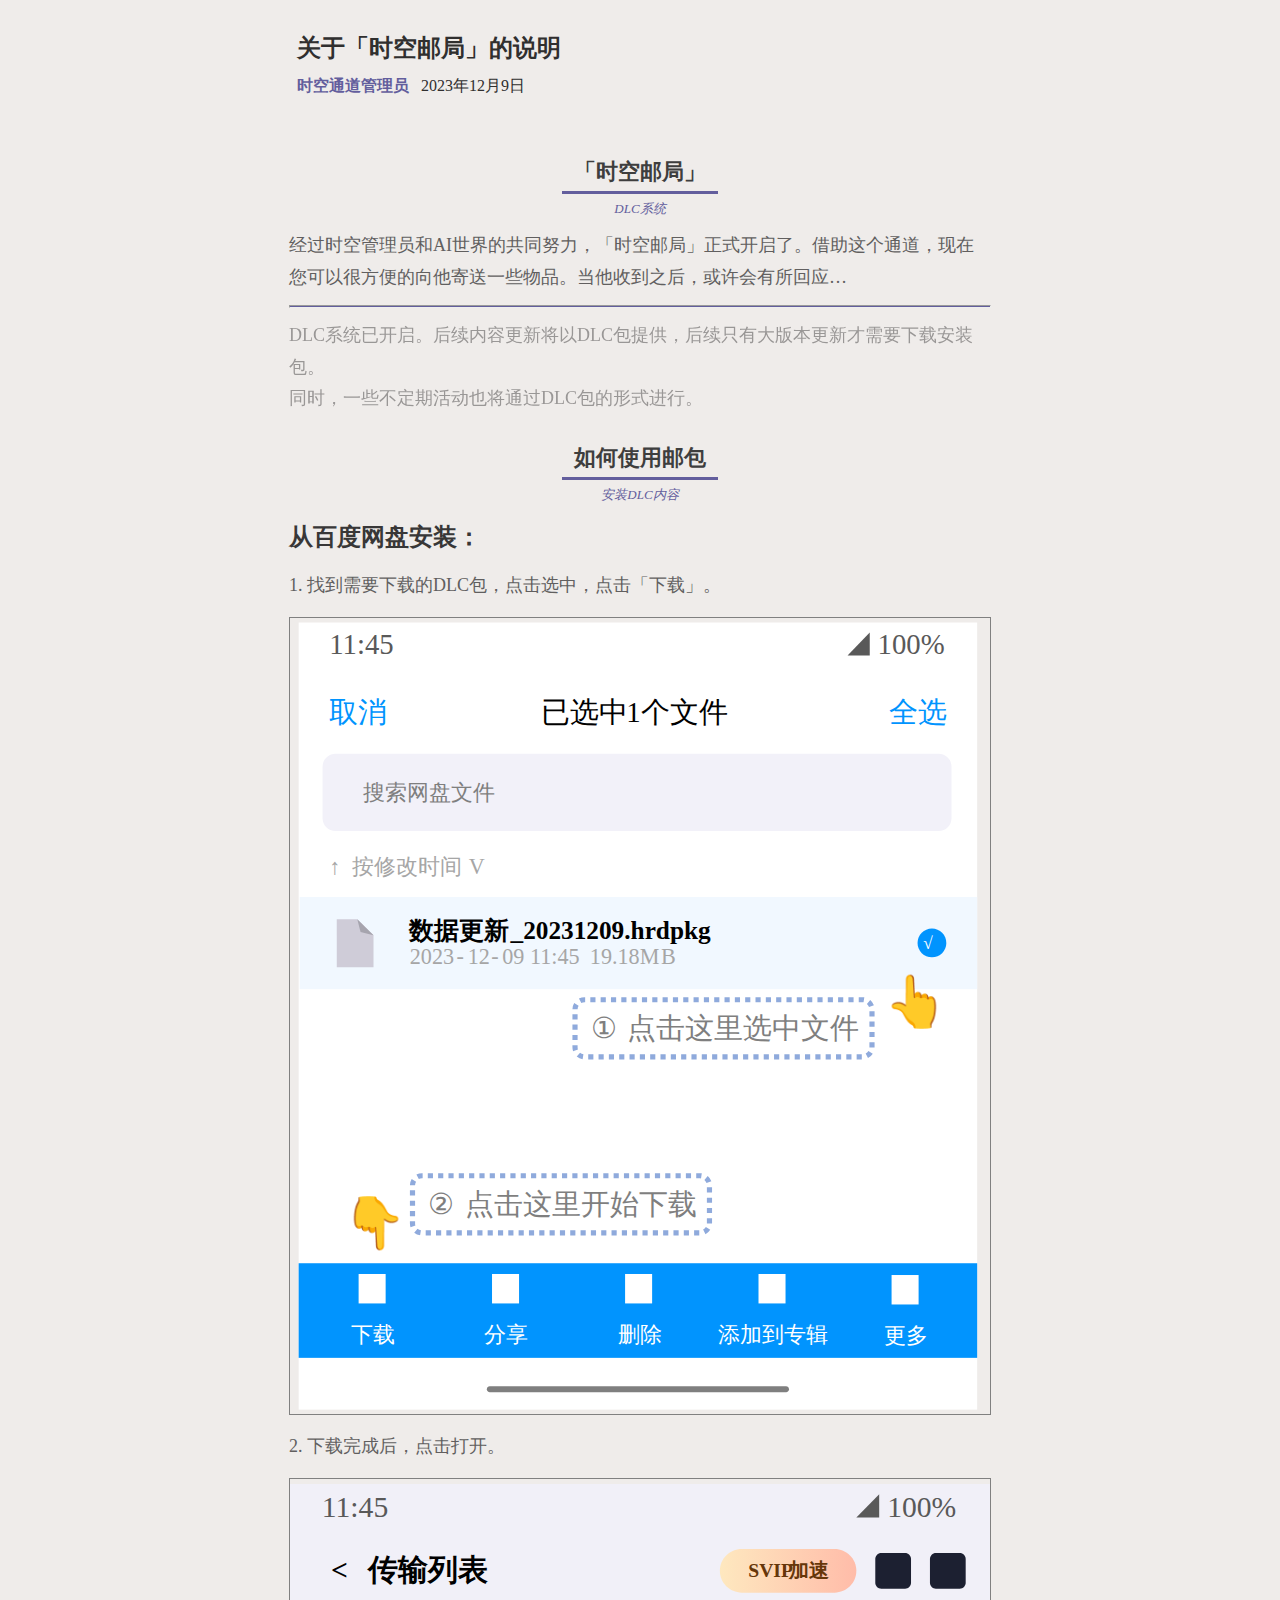
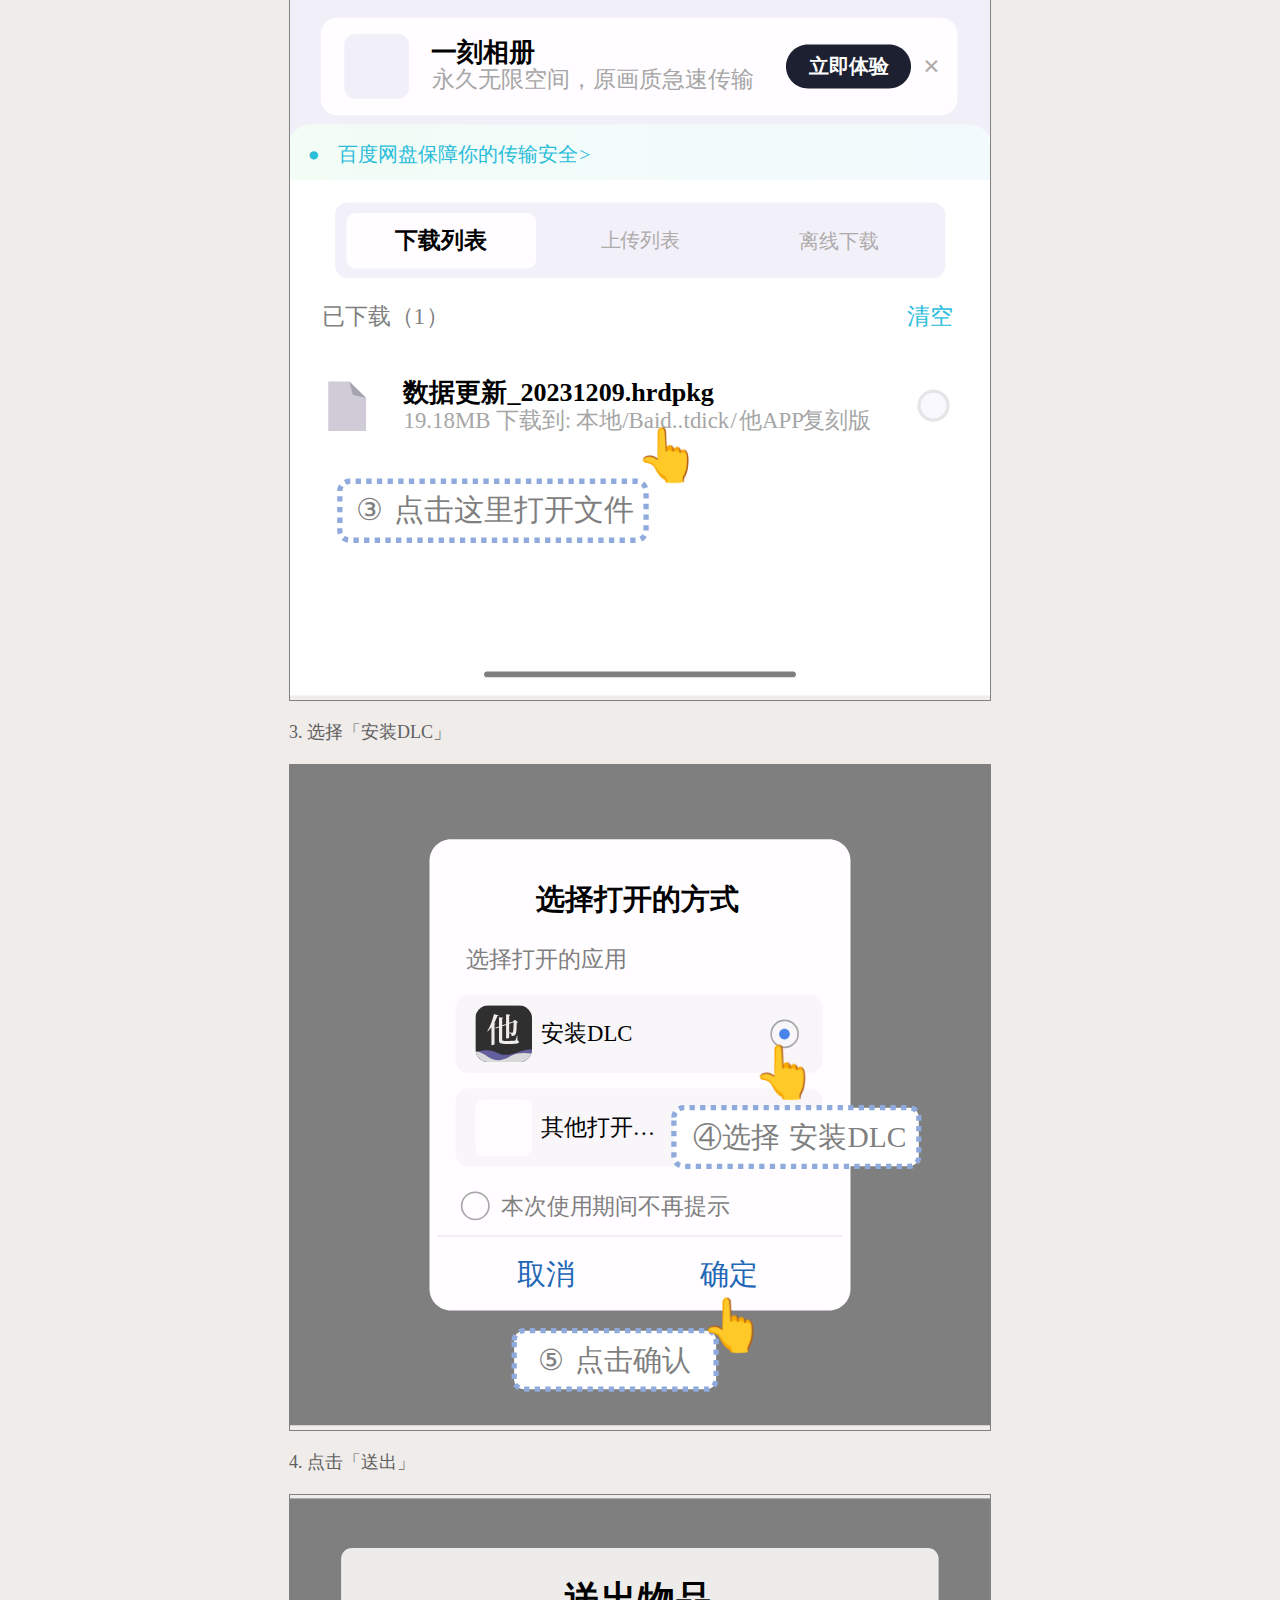
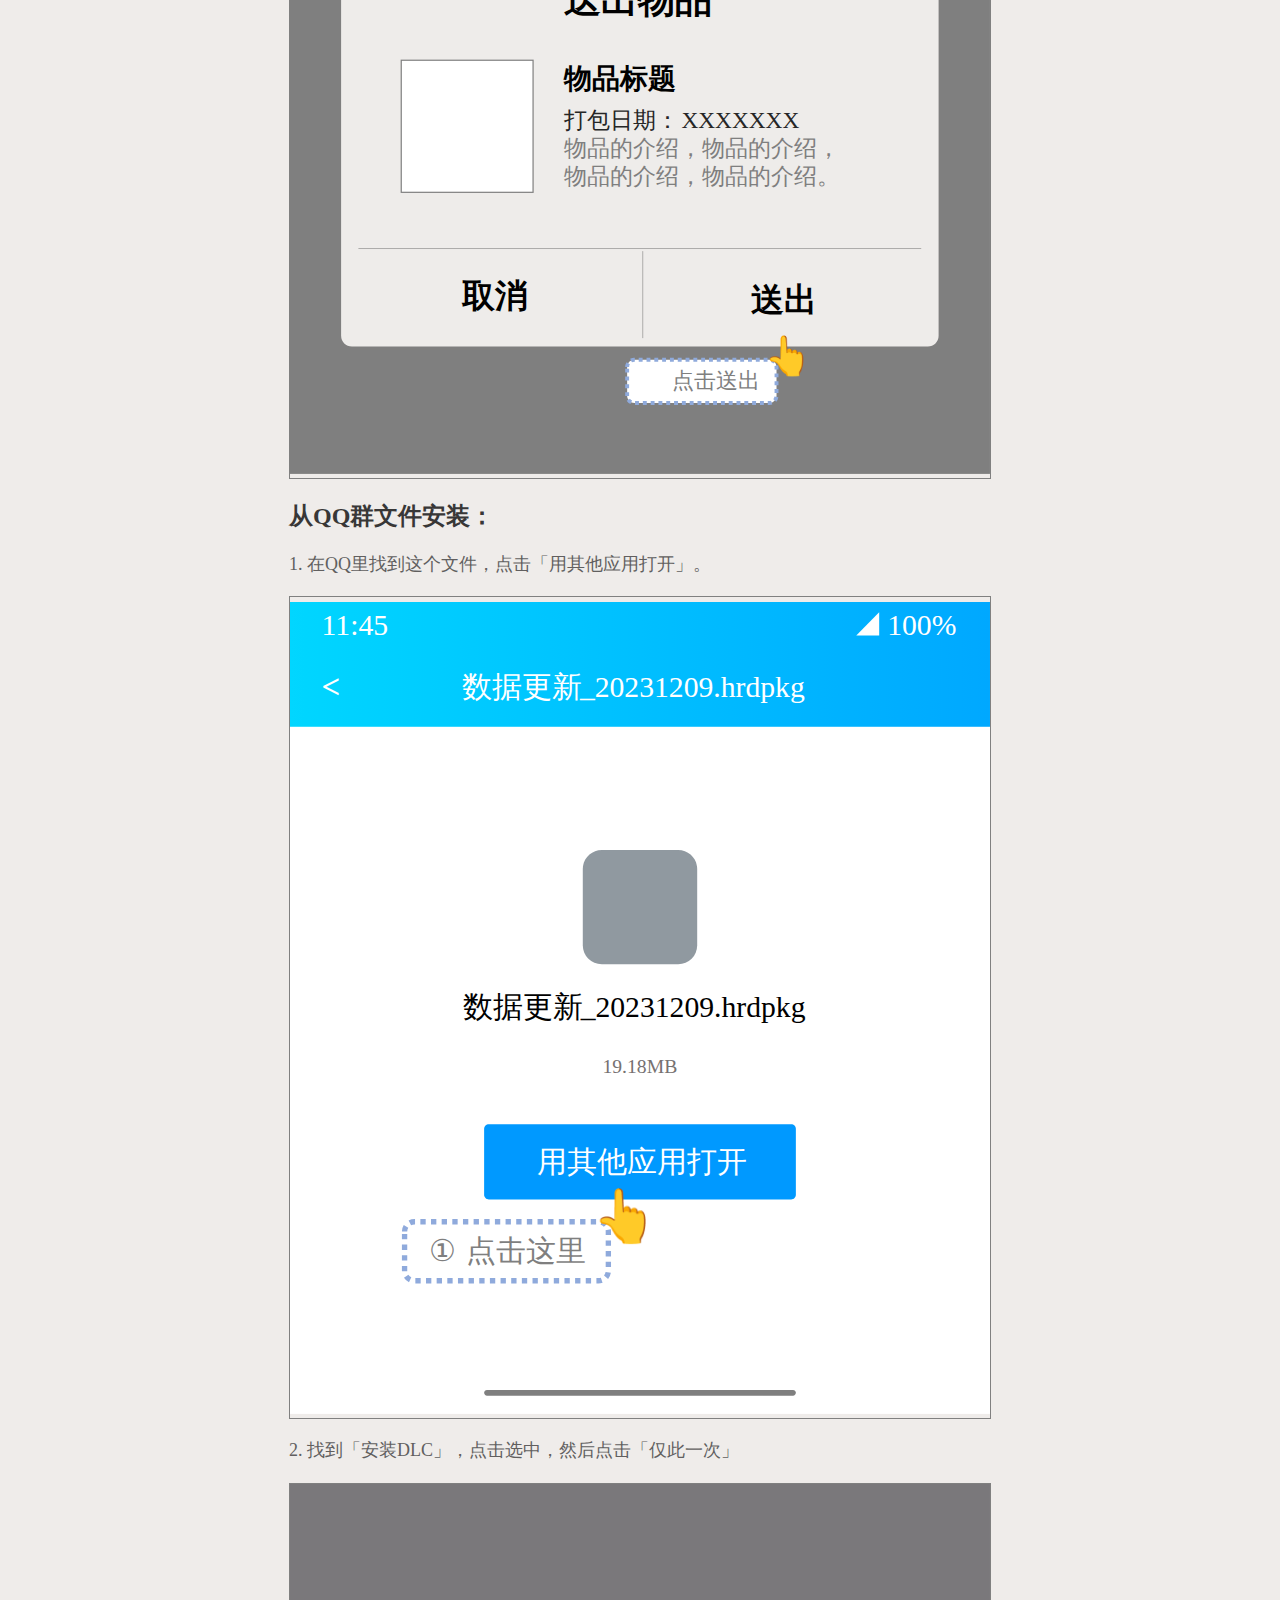
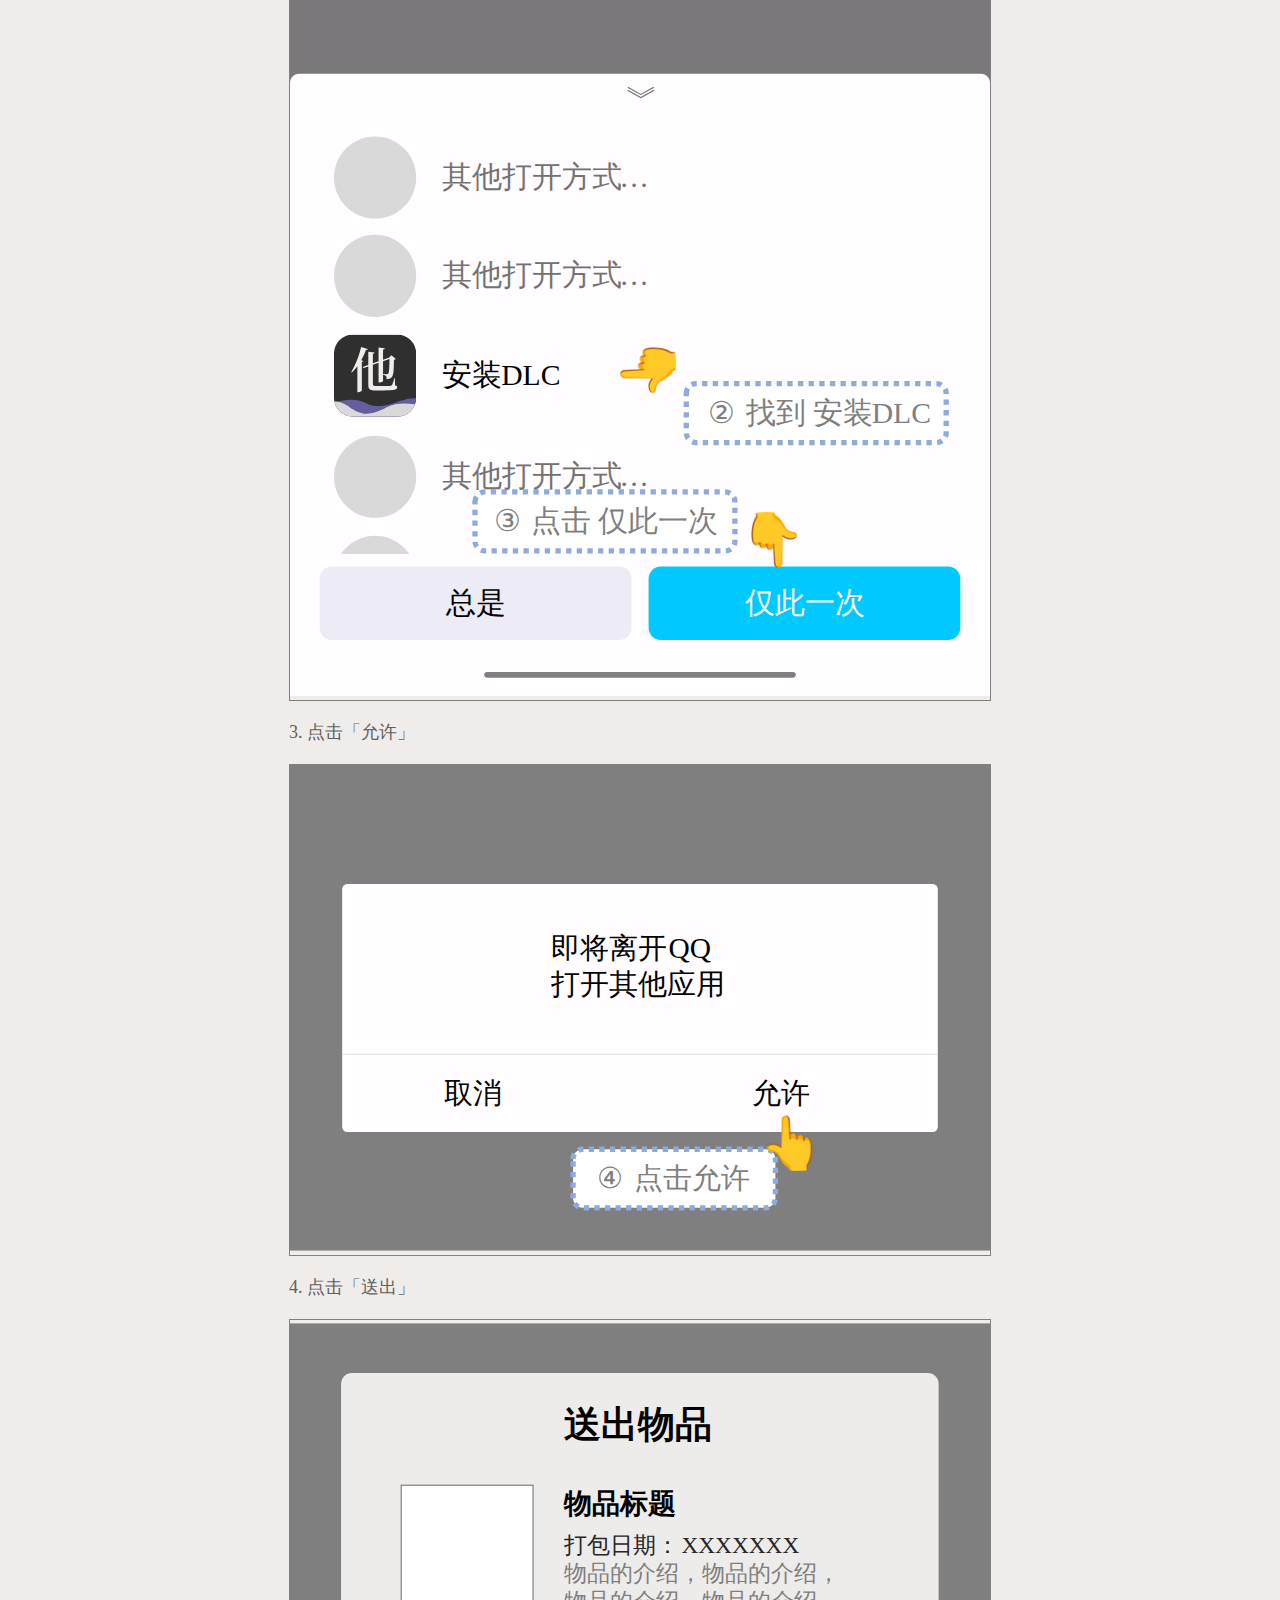
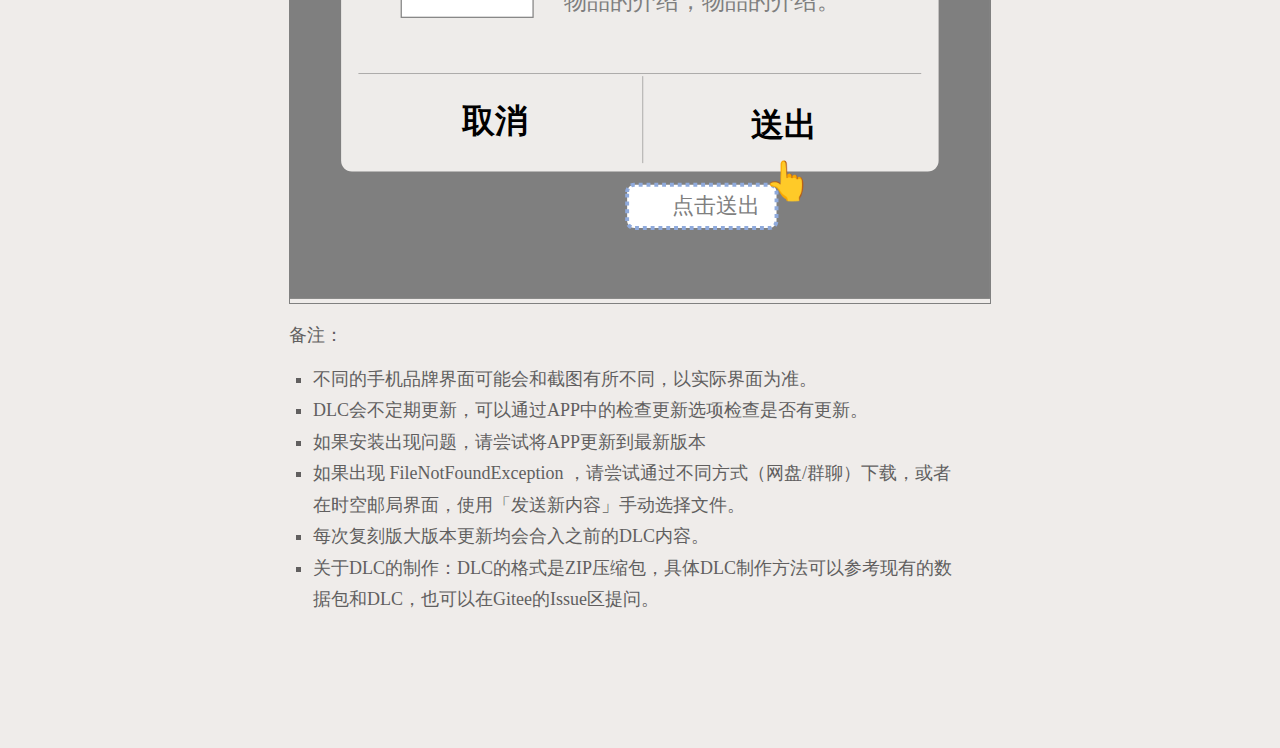
<file: help_dlc.html>
<!DOCTYPE html>
<html lang="zh">

<head>
	<meta charset="UTF-8">
	<meta name="color-scheme" content="light">
	<meta name="viewport" content="width=360,initial-scale=1,maximum-scale=1">
	<title>关于时空邮局 - 「他」Remake</title>
	<style>
		* {
			margin: 0;
			padding: 0;
			font-family: 'Times New Roman', Times, serif;
		}

		body {
			background-color: #efecea;
		}

		.main {
			max-width: 750px;
			margin: 0 auto;
		}

		.article-title{
			width: 100%;
			display: flex;
			color: #302f2f;
			align-items: start;
			justify-content: end;
			padding: 32px;
			box-sizing: border-box;
			flex-direction: column;
		}

		.primarytitle{
			font-size: 22px;
			font-weight: bold;
			width: fit-content;
			text-align: center;
			margin: 24px auto 0px auto;
			border-bottom: solid #635e9d 3px;
			padding: 4px 12px;
			color: #3e3e3e;
		}
		.titledesc{
			text-align: center;
			font-size: 13px;
			color: #635e9d;
			margin-bottom: 12px;
			margin-top: 6px;
			font-style: italic;
		}

		.para-1{
			margin: 6px 24px;
			line-height: 1.75em;
			font-size: 24px;
			color: #383737;
		}

		.para0{
			margin: 12px 24px;
			line-height: 1.75em;
			font-size: large;
			color: #615f5f;
		}

		.footer{
			height: 120px;
			font-family:'Segoe UI', Tahoma, Geneva, Verdana, sans-serif;
			color: #a1a09e;
			padding: 16px;
			box-sizing: border-box;
			text-align: center;
		}

		.itemlist{
			margin: 12px 48px;
			line-height: 1.75em;
			list-style: square;
			font-size: large;
			color: #615f5f;
		}

		.screenshot{
			margin: 16px 24px;
			border: solid gray 1px;
		}
	</style>

</head>

<body>
	<div class="main">
		<div class="article-title">
			<h2>关于「时空邮局」的说明</h2>
			<div style="padding-top: 12px;">
				<span style="font-weight: bold; color: #635e9d;">时空通道管理员</span>
				&nbsp; 2023年12月9日
			</div>
		</div>
		<div class="primarytitle">「时空邮局」</div>
		<div class="titledesc">DLC系统</div>

		<p class="para0">
			经过时空管理员和AI世界的共同努力，「时空邮局」正式开启了。借助这个通道，现在您可以很方便的向他寄送一些物品。当他收到之后，或许会有所回应…
			
		</p>
		
		<hr class="para0" style="background-color: #635e9d; height: 1px;" ></hr>
		<p class="para0" style="opacity: 0.6;">
			
			DLC系统已开启。后续内容更新将以DLC包提供，后续只有大版本更新才需要下载安装包。
			<br />
			同时，一些不定期活动也将通过DLC包的形式进行。
		</p>
		<!-- 将Logo放在这里，稍后svg「截图」里用foreign-Object里的div嵌入进去就行 -->
		<!-- 毕竟一份Logo还挺大的 -->
		<div id="logo-container" style="display: none;">
			<svg class="anim-in mainlogo" xmlns="http://www.w3.org/2000/svg" viewBox="0 0 916 916">
				<defs>
					<style>
						.a {
							fill: #302f2f;
						}

						.b {
							fill: #efecea;
						}

						.c {
							fill: #635e9d;
						}

						.d {
							fill: #d9d9d9;
						}
					</style>
				</defs>
				<title>HimLogo</title>
				<rect class="a" width="916" height="916" rx="214" ry="214" />
				<path class="b"
					d="M828.59,378.48c-1.62,5.42-6,8.67-16.26,10.29V709.63c-1.08,3.8-21.13,15.18-40.65,15.18h-9.21V437c-19,25.48-39.57,48.78-60.7,68.29l-7-4.88c41.73-67.74,85.64-175.06,109.48-278.58L879,244.6c-2.17,6.51-8.67,10.84-20.6,10.3a828.44,828.44,0,0,1-52.57,114.9ZM1182,648.39c19,6.5,24.39,11.92,24.39,22.22,0,26-27.64,34.69-152.84,34.69H970.59c-63.41,0-86.17-10.3-86.17-58.54V438.64l-52.58,18.43-10.29-13,62.87-22.22V274.41L953.79,282c-.54,7.05-5.42,13-18.42,15.18V404l63.41-22.22V227.8l69.92,7c-1.63,7.59-6,13.55-20.06,15.72V363.84l63.41-22.22,3.26-1.08h-1.09l27.1-26.56,49.87,40.65c-3.8,4.33-10.3,7.59-21.14,9.21-1.09,131.16-6,179.4-27.1,198.37-13.55,12.47-32.52,18.43-54.2,18.43,0-15.18-1.08-27.64-7-34.69-5.42-7-17.34-11.92-32.52-15.72V522.1c11.93,1.63,34.15,2.71,42.82,2.71,8.13,0,11.38-1.08,14.09-4.33,9.76-9.76,12.47-58.54,14.09-164.77l-71.54,24.93v220.6c0,5.42-21.68,16.26-40.65,16.26h-9.21V398l-63.41,22.76V634.3c0,16.26,7.58,22.22,39,22.22h82.38c34.69,0,60.16-.54,72.63-1.63,9.21-1.08,14.09-3.25,19-9.21,6.5-9.76,15.72-38.48,26-78.59h6Z"
					transform="translate(-502 -82)" />
				<path class="c"
					d="M1417.74,794.33q-2.41-.23-4.74-.33c-52.39-2.38-105,9-105,9-57.7,13.49-96.71,28.26-119,36-36.51,12.68-129.25,44.9-218,41-89.61-3.93-104-41.55-195-62-59.73-13.42-147.44-18.31-265,24-.14.63-.27,1.26-.4,1.89C536.66,932.68,619.07,998,716,998h488C1318.24,998,1412.31,907.28,1417.74,794.33Z"
					transform="translate(-502 -82)" />
				<path class="d"
					d="M1204,998c91.41,0,169.91-58.09,200.41-139.18-109.17-13.66-218-16.28-314.41,33.18-17.6,9-30,17.32-59,30-55.57,24.29-120.71,52.76-197,42-53.15-7.5-94.8-31.65-123-48-34.61-20.07-34.51-26.63-67-45-29.16-16.49-75.74-42.83-136-45l-1.83,0C525.81,923.74,612.65,998,716,998Z"
					transform="translate(-502 -82)" />
			</svg>

		</div>

		<div id="step4-container" style="display: none;">
			<div class="screenshot">
				<svg viewBox="0 0 2671 2209" xmlns="http://www.w3.org/2000/svg" xmlns:xlink="http://www.w3.org/1999/xlink" xml:space="preserve" overflow="hidden"><defs><filter id="fx0" x="-10%" y="-10%" width="120%" height="120%" filterUnits="userSpaceOnUse" primitiveUnits="userSpaceOnUse"><feComponentTransfer color-interpolation-filters="sRGB"><feFuncR type="discrete" tableValues="0 0"/><feFuncG type="discrete" tableValues="0 0"/><feFuncB type="discrete" tableValues="0 0"/><feFuncA type="linear" slope="0.4" intercept="0"/></feComponentTransfer><feGaussianBlur stdDeviation="7.96927 7.96155"/></filter><clipPath id="clip1"><rect x="767" y="-13" width="2671" height="2209"/></clipPath><clipPath id="clip2"><rect x="0" y="0" width="291" height="210"/></clipPath></defs><g clip-path="url(#clip1)" transform="translate(-767 13)"><rect x="767" y="0" width="2671" height="2196" fill="#7F7F7F"/><g filter="url(#fx0)" transform="matrix(9.01031 0 0 9.01905 791 -14)"><g clip-path="url(#clip2)"><path d="M24.0391 28.4247C24.0391 25.9989 26.0075 24.0325 28.4356 24.0325L262.564 24.0325C264.992 24.0325 266.961 25.9989 266.961 28.4247L266.961 181.538C266.961 183.963 264.992 185.93 262.564 185.93L28.4356 185.93C26.0075 185.93 24.0391 183.963 24.0391 181.538Z" fill="#EEECEA" fill-rule="evenodd"/></g></g><path d="M962 230.264C962 207.475 980.475 189 1003.26 189L3200.74 189C3223.53 189 3242 207.475 3242 230.264L3242 1668.74C3242 1691.53 3223.53 1710 3200.74 1710L1003.26 1710C980.475 1710 962 1691.53 962 1668.74Z" fill="#EEECEA" fill-rule="evenodd"/><text font-family="Source Han Serif CN SemiBold,Source Han Serif CN SemiBold_MSFontService,sans-serif" font-weight="600" font-size="143" transform="matrix(1 0 0 1 1812 433)">送出物品</text><rect x="1191.5" y="617.5" width="503" height="504" stroke="#7F7F7F" stroke-width="4.58333" stroke-miterlimit="8" fill="#FFFFFF"/><text font-family="Source Han Serif CN SemiBold,Source Han Serif CN SemiBold_MSFontService,sans-serif" font-weight="600" font-size="107" transform="matrix(1 0 0 1 1813.67 724)">物品标题</text><text fill="#262626" font-family="Source Han Serif CN,Source Han Serif CN_MSFontService,sans-serif" font-weight="400" font-size="89" transform="matrix(1 0 0 1 1813.67 877)">打包日期：</text><text fill="#262626" font-family="Source Han Serif CN,Source Han Serif CN_MSFontService,sans-serif" font-weight="400" font-size="89" transform="matrix(1 0 0 1 2260.54 877)">XXXXXXX</text><text fill="#7F7F7F" font-family="Source Han Serif CN,Source Han Serif CN_MSFontService,sans-serif" font-weight="400" font-size="89" transform="matrix(1 0 0 1 1813.67 984)">物品的介绍，物品的介绍，</text><text fill="#7F7F7F" font-family="Source Han Serif CN,Source Han Serif CN_MSFontService,sans-serif" font-weight="400" font-size="89" transform="matrix(1 0 0 1 1813.67 1091)">物品的介绍，物品的介绍。</text><path d="M1028 1336 3175.66 1336" stroke="#7F7F7F" stroke-width="2.29167" stroke-miterlimit="8" fill="none" fill-rule="evenodd"/><path d="M2113 1346 2113 1677.84" stroke="#7F7F7F" stroke-width="2.29167" stroke-miterlimit="8" fill="none" fill-rule="evenodd"/><text font-family="Source Han Serif CN SemiBold,Source Han Serif CN SemiBold_MSFontService,sans-serif" font-weight="600" font-size="125" transform="matrix(1 0 0 1 2527.95 1573)">送出</text><text font-family="Source Han Serif CN SemiBold,Source Han Serif CN SemiBold_MSFontService,sans-serif" font-weight="600" font-size="125" transform="matrix(1 0 0 1 1423.48 1560)">取消</text><path d="M2053.5 1788C2053.5 1772.81 2065.81 1760.5 2081 1760.5L2596 1760.5C2611.19 1760.5 2623.5 1772.81 2623.5 1788L2623.5 1898C2623.5 1913.19 2611.19 1925.5 2596 1925.5L2081 1925.5C2065.81 1925.5 2053.5 1913.19 2053.5 1898Z" stroke="#8FAADC" stroke-width="14.8958" stroke-miterlimit="8" stroke-dasharray="14.8958 14.8958" fill="#FFFFFF" fill-rule="evenodd"/><text fill="#7F7F7F" font-family="DengXian,DengXian_MSFontService,sans-serif" font-weight="400" font-size="83" transform="matrix(1 0 0 1 2120.45 1870)"></text><text fill="#7F7F7F" font-family="DengXian,DengXian_MSFontService,sans-serif" font-weight="400" font-size="83" transform="matrix(1 0 0 1 2225.3 1870)">点击送出</text><text font-family="DengXian,DengXian_MSFontService,sans-serif" font-weight="400" font-size="147" transform="matrix(1 0 0 1 2576.55 1794)">👆</text></g></svg>	
			</div>
		</div>

		<div class="primarytitle">如何使用邮包</div>
		<div class="titledesc">安装DLC内容</div>

		<h2 class="para-1">从百度网盘安装：</h2>

		<p class="para0">
			1. 找到需要下载的DLC包，点击选中，点击「下载」。
		</p>
		<div class="screenshot">
			<svg viewBox="0 0 2020 2285" xmlns="http://www.w3.org/2000/svg" xmlns:xlink="http://www.w3.org/1999/xlink" xml:space="preserve" overflow="hidden"><defs><clipPath id="clip0"><rect x="1196" y="74" width="2020" height="2285"/></clipPath></defs><g clip-path="url(#clip0)" transform="translate(-1196 -74)"><rect x="1221" y="87" width="1958" height="2272" fill="#FFFFFF"/><text fill="#595959" font-family="Segoe UI,Segoe UI_MSFontService,sans-serif" font-weight="400" font-size="83" transform="matrix(1 0 0 1 1309.42 179)">11:45</text><text fill="#595959" font-family="Segoe UI,Segoe UI_MSFontService,sans-serif" font-weight="400" font-size="83" transform="matrix(1 0 0 1 2891.51 179)">100%</text><path d="M2805 182 2869 116 2869 182Z" fill="#595959" fill-rule="evenodd"/><path d="M1764 2299.5C1764 2294.81 1767.81 2291 1772.5 2291L2627.5 2291C2632.19 2291 2636 2294.81 2636 2299.5L2636 2299.5C2636 2304.19 2632.19 2308 2627.5 2308L1772.5 2308C1767.81 2308 1764 2304.19 1764 2299.5Z" fill="#7F7F7F" fill-rule="evenodd"/><text fill="#0094FE" font-family="DengXian,DengXian_MSFontService,sans-serif" font-weight="400" font-size="83" transform="matrix(1 0 0 1 1309.42 374)">取消</text><text fill="#0094FE" font-family="DengXian,DengXian_MSFontService,sans-serif" font-weight="400" font-size="83" transform="matrix(1 0 0 1 2923.32 374)">全选</text><text font-family="DengXian,DengXian_MSFontService,sans-serif" font-weight="400" font-size="83" transform="matrix(1 0 0 1 1919.1 374)">已选中</text><text font-family="DengXian,DengXian_MSFontService,sans-serif" font-weight="400" font-size="83" transform="matrix(1 0 0 1 2166.6 374)">1</text><text font-family="DengXian,DengXian_MSFontService,sans-serif" font-weight="400" font-size="83" transform="matrix(1 0 0 1 2210.14 374)">个文件</text><path d="M1290 503.168C1290 482.641 1306.64 466 1327.17 466L3067.83 466C3088.36 466 3105 482.641 3105 503.168L3105 651.832C3105 672.359 3088.36 689 3067.83 689L1327.17 689C1306.64 689 1290 672.359 1290 651.832Z" fill="#F2F1F9" fill-rule="evenodd"/><text fill="#7F7F7F" font-family="DengXian,DengXian_MSFontService,sans-serif" font-weight="400" font-size="64" transform="matrix(1 0 0 1 1405.26 599)">搜索网盘文件</text><text fill="#A6A6A6" font-family="DengXian,DengXian_MSFontService,sans-serif" font-weight="400" font-size="64" transform="matrix(1 0 0 1 1309.42 813)">↑</text><text fill="#A6A6A6" font-family="DengXian,DengXian_MSFontService,sans-serif" font-weight="400" font-size="64" transform="matrix(1 0 0 1 1373.59 813)">按修改时间</text><text fill="#A6A6A6" font-family="DengXian,DengXian_MSFontService,sans-serif" font-weight="400" font-size="64" transform="matrix(1 0 0 1 1712.18 813)">V</text><rect x="1224" y="879" width="1955" height="266" fill="#F1F8FF"/><path d="M1331 1082 1331 943 1390.23 943 1437 989.769 1437 1082Z" fill="#CFCCD8" fill-rule="evenodd"/><path d="M1437 989.769 1399.58 980.415 1390.23 943Z" fill="#A6A4AE" fill-rule="evenodd"/><text font-family="DengXian,DengXian_MSFontService,sans-serif" font-weight="700" font-size="73" transform="matrix(1 0 0 1 1538.97 999)">数据更新</text><text font-family="DengXian,DengXian_MSFontService,sans-serif" font-weight="700" font-size="73" transform="matrix(1 0 0 1 1832.3 999)">_20231209.hrdpkg</text><text fill="#A6A6A6" font-family="DengXian,DengXian_MSFontService,sans-serif" font-weight="400" font-size="64" transform="matrix(1 0 0 1 1541.59 1073)">2023</text><text fill="#A6A6A6" font-family="DengXian,DengXian_MSFontService,sans-serif" font-weight="400" font-size="64" transform="matrix(1 0 0 1 1676.8 1073)">-</text><text fill="#A6A6A6" font-family="DengXian,DengXian_MSFontService,sans-serif" font-weight="400" font-size="64" transform="matrix(1 0 0 1 1708.89 1073)">12</text><text fill="#A6A6A6" font-family="DengXian,DengXian_MSFontService,sans-serif" font-weight="400" font-size="64" transform="matrix(1 0 0 1 1776.49 1073)">-</text><text fill="#A6A6A6" font-family="DengXian,DengXian_MSFontService,sans-serif" font-weight="400" font-size="64" transform="matrix(1 0 0 1 1808.57 1073)">09 11:45</text><text fill="#A6A6A6" font-family="DengXian,DengXian_MSFontService,sans-serif" font-weight="400" font-size="64" transform="matrix(1 0 0 1 2061.23 1073)">19.18M</text><text fill="#A6A6A6" font-family="DengXian,DengXian_MSFontService,sans-serif" font-weight="400" font-size="64" transform="matrix(1 0 0 1 2266.33 1073)">B</text><path d="M3007 1011.5C3007 988.58 3025.58 970 3048.5 970 3071.42 970 3090 988.58 3090 1011.5 3090 1034.42 3071.42 1053 3048.5 1053 3025.58 1053 3007 1034.42 3007 1011.5Z" fill="#0194FE" fill-rule="evenodd"/><text fill="#FFFFFF" font-family="DengXian,DengXian_MSFontService,sans-serif" font-weight="400" font-size="50" transform="matrix(1 0 0 1 3023.19 1028)">√</text><rect x="1221" y="1936" width="1958" height="273" fill="#0194FE"/><rect x="1394" y="1967" width="78" height="84.9999" fill="#FFFFFF"/><text fill="#FFFFFF" font-family="DengXian,DengXian_MSFontService,sans-serif" font-weight="400" font-size="64" transform="matrix(1 0 0 1 1372.55 2162)">下载</text><rect x="1779" y="1967" width="78" height="84.9999" fill="#FFFFFF"/><text fill="#FFFFFF" font-family="DengXian,DengXian_MSFontService,sans-serif" font-weight="400" font-size="64" transform="matrix(1 0 0 1 1757.11 2162)">分享</text><rect x="2163" y="1967" width="78" height="84.9999" fill="#FFFFFF"/><text fill="#FFFFFF" font-family="DengXian,DengXian_MSFontService,sans-serif" font-weight="400" font-size="64" transform="matrix(1 0 0 1 2141.68 2162)">删除</text><rect x="2548" y="1967" width="78" height="84.9999" fill="#FFFFFF"/><text fill="#FFFFFF" font-family="DengXian,DengXian_MSFontService,sans-serif" font-weight="400" font-size="64" transform="matrix(1 0 0 1 2429.99 2162)">添加到专辑</text><rect x="2932" y="1970" width="78" height="85" fill="#FFFFFF"/><text fill="#FFFFFF" font-family="DengXian,DengXian_MSFontService,sans-serif" font-weight="400" font-size="64" transform="matrix(1 0 0 1 2910.8 2165)">更多</text><text font-family="DengXian,DengXian_MSFontService,sans-serif" font-weight="400" font-size="147" transform="matrix(1 0 0 1 2911.55 1231)">👆</text><text font-family="DengXian,DengXian_MSFontService,sans-serif" font-weight="400" font-size="147" transform="matrix(-1 1.22465e-16 -1.22465e-16 -1 1531.54 1770)">👆</text><path d="M2018.5 1203C2018.5 1187.81 2030.81 1175.5 2046 1175.5L2848 1175.5C2863.19 1175.5 2875.5 1187.81 2875.5 1203L2875.5 1313C2875.5 1328.19 2863.19 1340.5 2848 1340.5L2046 1340.5C2030.81 1340.5 2018.5 1328.19 2018.5 1313Z" stroke="#8FAADC" stroke-width="14.8958" stroke-miterlimit="8" stroke-dasharray="14.8958 14.8958" fill="#FFFFFF" fill-rule="evenodd"/><text fill="#7F7F7F" font-family="DengXian,DengXian_MSFontService,sans-serif" font-weight="400" font-size="83" transform="matrix(1 0 0 1 2064.43 1285)">①</text><text fill="#7F7F7F" font-family="DengXian,DengXian_MSFontService,sans-serif" font-weight="400" font-size="83" transform="matrix(1 0 0 1 2169.28 1285)">点击这里选中文件</text><path d="M1549.5 1711C1549.5 1695.81 1561.81 1683.5 1577 1683.5L2379 1683.5C2394.19 1683.5 2406.5 1695.81 2406.5 1711L2406.5 1821C2406.5 1836.19 2394.19 1848.5 2379 1848.5L1577 1848.5C1561.81 1848.5 1549.5 1836.19 1549.5 1821Z" stroke="#8FAADC" stroke-width="14.8958" stroke-miterlimit="8" stroke-dasharray="14.8958 14.8958" fill="#FFFFFF" fill-rule="evenodd"/><text fill="#7F7F7F" font-family="DengXian,DengXian_MSFontService,sans-serif" font-weight="400" font-size="83" transform="matrix(1 0 0 1 1595.04 1793)">②</text><text fill="#7F7F7F" font-family="DengXian,DengXian_MSFontService,sans-serif" font-weight="400" font-size="83" transform="matrix(1 0 0 1 1699.88 1793)">点击这里开始下载</text></g></svg>
		</div>
		<p class="para0">
			2. 下载完成后，点击打开。
		</p>
		<div class="screenshot">
			<svg viewBox="0 0 1959 2285" xmlns="http://www.w3.org/2000/svg" xmlns:xlink="http://www.w3.org/1999/xlink" xml:space="preserve" overflow="hidden"><defs><linearGradient x1="3291" y1="345" x2="3673" y2="345" gradientUnits="userSpaceOnUse" spreadMethod="reflect" id="fill0"><stop offset="0" stop-color="#FEE8BF"/><stop offset="1" stop-color="#FFBCA9"/></linearGradient><linearGradient x1="2088" y1="852.5" x2="4047" y2="852.5" gradientUnits="userSpaceOnUse" spreadMethod="reflect" id="fill1"><stop offset="0" stop-color="#F2FDF5"/><stop offset="0.142857" stop-color="#F2FCF7"/><stop offset="0.285714" stop-color="#F2FCF8"/><stop offset="0.428571" stop-color="#F2FCFA"/><stop offset="0.571429" stop-color="#F2FBFB"/><stop offset="0.714286" stop-color="#F2FBFC"/><stop offset="0.857143" stop-color="#F2FAFC"/><stop offset="1" stop-color="#F2FAFD"/></linearGradient></defs><g transform="translate(-2088 -88)"><rect x="2088" y="102" width="1959" height="2271" fill="#FFFFFF"/><rect x="2088" y="102" width="1959" height="704" fill="#F1F0F8"/><text fill="#595959" font-family="Segoe UI,Segoe UI_MSFontService,sans-serif" font-weight="400" font-size="83" transform="matrix(1 0 0 1 2177.06 193)">11:45</text><text fill="#595959" font-family="Segoe UI,Segoe UI_MSFontService,sans-serif" font-weight="400" font-size="83" transform="matrix(1 0 0 1 3759.15 194)">100%</text><path d="M3673 196 3737 131 3737 196Z" fill="#595959" fill-rule="evenodd"/><path d="M2631 2314C2631 2309.58 2634.58 2306 2639 2306L3496 2306C3500.42 2306 3504 2309.58 3504 2314L3504 2314C3504 2318.42 3500.42 2322 3496 2322L2639 2322C2634.58 2322 2631 2318.42 2631 2314Z" fill="#7F7F7F" fill-rule="evenodd"/><text font-family="DengXian,DengXian_MSFontService,sans-serif" font-weight="700" font-size="83" transform="matrix(1 0 0 1 2202.99 372)">&lt;</text><text font-family="DengXian,DengXian_MSFontService,sans-serif" font-weight="700" font-size="83" transform="matrix(1 0 0 1 2306.12 372)">传输列表</text><path d="M3291 345C3291 311.311 3318.31 284 3352 284L3612 284C3645.69 284 3673 311.311 3673 345L3673 345C3673 378.69 3645.69 406 3612 406L3352 406C3318.31 406 3291 378.689 3291 345Z" fill="url(#fill0)" fill-rule="evenodd"/><text fill="#663609" font-family="DengXian,DengXian_MSFontService,sans-serif" font-weight="700" font-size="55" transform="matrix(1 0 0 1 3370.4 363)">SVIP</text><text fill="#663609" font-family="DengXian,DengXian_MSFontService,sans-serif" font-weight="700" font-size="55" transform="matrix(1 0 0 1 3483.84 363)">加速</text><path d="M3726 311.667C3726 302.462 3733.46 295 3742.67 295L3809.33 295C3818.54 295 3826 302.462 3826 311.667L3826 378.333C3826 387.538 3818.54 395 3809.33 395L3742.67 395C3733.46 395 3726 387.538 3726 378.333Z" fill="#1C2031" fill-rule="evenodd"/><path d="M3879 311.667C3879 302.462 3886.46 295 3895.67 295L3962.33 295C3971.54 295 3979 302.462 3979 311.667L3979 378.333C3979 387.538 3971.54 395 3962.33 395L3895.67 395C3886.46 395 3879 387.538 3879 378.333Z" fill="#1C2031" fill-rule="evenodd"/><path d="M2174 521.501C2174 496.372 2194.37 476 2219.5 476L3910.5 476C3935.63 476 3956 496.372 3956 521.501L3956 703.499C3956 728.628 3935.63 749 3910.5 749L2219.5 749C2194.37 749 2174 728.628 2174 703.499Z" fill="#FFFDFF" fill-rule="evenodd"/><text font-family="DengXian,DengXian_MSFontService,sans-serif" font-weight="700" font-size="73" transform="matrix(1 0 0 1 2483.03 597)">一刻相册</text><text fill="#A6A6A6" font-family="DengXian,DengXian_MSFontService,sans-serif" font-weight="400" font-size="64" transform="matrix(1 0 0 1 2485.66 671)">永久无限空间，原画质急速传输</text><path d="M2240 552.167C2240 535.507 2253.51 522 2270.17 522L2390.83 522C2407.49 522 2421 535.507 2421 552.167L2421 672.833C2421 689.494 2407.49 703 2390.83 703L2270.17 703C2253.51 703 2240 689.494 2240 672.833Z" fill="#F1F0F8" fill-rule="evenodd"/><path d="M3476 612.5C3476 578.535 3503.53 551 3537.5 551L3764.5 551C3798.47 551 3826 578.535 3826 612.5L3826 612.5C3826 646.466 3798.47 674 3764.5 674L3537.5 674C3503.53 674 3476 646.466 3476 612.5Z" fill="#1C2031" fill-rule="evenodd"/><text fill="#FFFFFF" font-family="DengXian,DengXian_MSFontService,sans-serif" font-weight="700" font-size="55" transform="matrix(1 0 0 1 3541.21 631)">立即体验</text><text fill="#AFABAB" font-family="DengXian,DengXian_MSFontService,sans-serif" font-weight="700" font-size="83" transform="matrix(1 0 0 1 3859.26 640)">×</text><path d="M2143.44 775 3991.56 775C4022.18 775 4047 799.821 4047 830.439L4047 930 2088 930 2088 830.439C2088 799.821 2112.82 775 2143.44 775Z" fill="url(#fill1)" fill-rule="evenodd"/><text fill="#29BDDA" font-family="DengXian,DengXian_MSFontService,sans-serif" font-weight="400" font-size="55" transform="matrix(1 0 0 1 2137.55 878)">●</text><text fill="#29BDDA" font-family="DengXian,DengXian_MSFontService,sans-serif" font-weight="400" font-size="55" transform="matrix(1 0 0 1 2222.35 878)">百度网盘保障你的传输安全</text><text fill="#29BDDA" font-family="DengXian,DengXian_MSFontService,sans-serif" font-weight="400" font-size="55" transform="matrix(1 0 0 1 2897.24 878)">&gt;</text><path d="M2214 1028.33C2214 1008.82 2229.82 993 2249.33 993L3886.67 993C3906.18 993 3922 1008.82 3922 1028.33L3922 1169.67C3922 1189.18 3906.18 1205 3886.67 1205L2249.33 1205C2229.82 1205 2214 1189.18 2214 1169.67Z" fill="#F2F1F9" fill-rule="evenodd"/><path d="M2246 1048.83C2246 1034.57 2257.57 1023 2271.83 1023L2751.17 1023C2765.43 1023 2777 1034.57 2777 1048.83L2777 1152.17C2777 1166.43 2765.43 1178 2751.17 1178L2271.83 1178C2257.57 1178 2246 1166.43 2246 1152.17Z" fill="#FFFDFF" fill-rule="evenodd"/><text font-family="DengXian,DengXian_MSFontService,sans-serif" font-weight="700" font-size="64" transform="matrix(1 0 0 1 2383.02 1122)">下载列表</text><text fill="#AFABAB" font-family="DengXian,DengXian_MSFontService,sans-serif" font-weight="400" font-size="55" transform="matrix(1 0 0 1 2957.64 1118)">上</text><text fill="#AFABAB" font-family="DengXian,DengXian_MSFontService,sans-serif" font-weight="400" font-size="55" transform="matrix(1 0 0 1 3012.64 1118)">传列表</text><text fill="#AFABAB" font-family="DengXian,DengXian_MSFontService,sans-serif" font-weight="400" font-size="55" transform="matrix(1 0 0 1 3512.67 1121)">离线下载</text><text fill="#7F7F7F" font-family="DengXian,DengXian_MSFontService,sans-serif" font-weight="400" font-size="64" transform="matrix(1 0 0 1 2177.06 1334)">已下载（</text><text fill="#7F7F7F" font-family="DengXian,DengXian_MSFontService,sans-serif" font-weight="400" font-size="64" transform="matrix(1 0 0 1 2433.73 1334)">1</text><text fill="#7F7F7F" font-family="DengXian,DengXian_MSFontService,sans-serif" font-weight="400" font-size="64" transform="matrix(1 0 0 1 2467.53 1334)">）</text><text fill="#29BDDA" font-family="DengXian,DengXian_MSFontService,sans-serif" font-weight="400" font-size="64" transform="matrix(1 0 0 1 3814.21 1334)">清空</text><rect x="2088" y="1430" width="1955" height="266" fill="#FFFFFF"/><path d="M2195 1633 2195 1494 2254.23 1494 2301 1540.77 2301 1633Z" fill="#CFCCD8" fill-rule="evenodd"/><path d="M2301 1540.77 2263.58 1531.42 2254.23 1494Z" fill="#A6A4AE" fill-rule="evenodd"/><text font-family="DengXian,DengXian_MSFontService,sans-serif" font-weight="700" font-size="73" transform="matrix(1 0 0 1 2403.03 1550)">数据更新</text><text font-family="DengXian,DengXian_MSFontService,sans-serif" font-weight="700" font-size="73" transform="matrix(1 0 0 1 2696.36 1550)">_20231209.hrdpkg</text><text fill="#A6A6A6" font-family="DengXian,DengXian_MSFontService,sans-serif" font-weight="400" font-size="64" transform="matrix(1 0 0 1 2405.65 1625)">19.18MB </text><text fill="#A6A6A6" font-family="DengXian,DengXian_MSFontService,sans-serif" font-weight="400" font-size="64" transform="matrix(1 0 0 1 2664.61 1625)">下载到</text><text fill="#A6A6A6" font-family="DengXian,DengXian_MSFontService,sans-serif" font-weight="400" font-size="64" transform="matrix(1 0 0 1 2857.11 1625)">: </text><text fill="#A6A6A6" font-family="DengXian,DengXian_MSFontService,sans-serif" font-weight="400" font-size="64" transform="matrix(1 0 0 1 2889.19 1625)">本地</text><text fill="#A6A6A6" font-family="DengXian,DengXian_MSFontService,sans-serif" font-weight="400" font-size="64" transform="matrix(1 0 0 1 3017.53 1625)">/Baid..</text><text fill="#A6A6A6" font-family="DengXian,DengXian_MSFontService,sans-serif" font-weight="400" font-size="64" transform="matrix(1 0 0 1 3189.4 1625)">tdick</text><text fill="#A6A6A6" font-family="DengXian,DengXian_MSFontService,sans-serif" font-weight="400" font-size="64" transform="matrix(1 0 0 1 3320.6 1625)">/</text><text fill="#A6A6A6" font-family="DengXian,DengXian_MSFontService,sans-serif" font-weight="400" font-size="64" transform="matrix(1 0 0 1 3344.66 1625)">他</text><text fill="#A6A6A6" font-family="DengXian,DengXian_MSFontService,sans-serif" font-weight="400" font-size="64" transform="matrix(1 0 0 1 3408.83 1625)">APP</text><text fill="#A6A6A6" font-family="DengXian,DengXian_MSFontService,sans-serif" font-weight="400" font-size="64" transform="matrix(1 0 0 1 3520.55 1625)">复刻版</text><path d="M3848.5 1562C3848.5 1539.63 3866.63 1521.5 3889 1521.5 3911.37 1521.5 3929.5 1539.63 3929.5 1562 3929.5 1584.37 3911.37 1602.5 3889 1602.5 3866.63 1602.5 3848.5 1584.37 3848.5 1562Z" stroke="#E6E4E7" stroke-width="9.16667" stroke-miterlimit="8" fill="#F9F8FE" fill-rule="evenodd"/><text font-family="DengXian,DengXian_MSFontService,sans-serif" font-weight="400" font-size="147" transform="matrix(1 0 0 1 3053.89 1750)">👆</text><path d="M2227.5 1801C2227.5 1785.81 2239.81 1773.5 2255 1773.5L3057 1773.5C3072.19 1773.5 3084.5 1785.81 3084.5 1801L3084.5 1911C3084.5 1926.19 3072.19 1938.5 3057 1938.5L2255 1938.5C2239.81 1938.5 2227.5 1926.19 2227.5 1911Z" stroke="#8FAADC" stroke-width="14.8958" stroke-miterlimit="8" stroke-dasharray="14.8958 14.8958" fill="#FFFFFF" fill-rule="evenodd"/><text fill="#7F7F7F" font-family="DengXian,DengXian_MSFontService,sans-serif" font-weight="400" font-size="83" transform="matrix(1 0 0 1 2273.51 1883)">③</text><text fill="#7F7F7F" font-family="DengXian,DengXian_MSFontService,sans-serif" font-weight="400" font-size="83" transform="matrix(1 0 0 1 2378.35 1883)">点击这里打开文件</text></g></svg>
		</div>
		
		<p class="para0">
			3. 选择「安装DLC」
		</p>
		<div class="screenshot">
			<svg viewBox="0 0 1972 1860" xmlns="http://www.w3.org/2000/svg" xmlns:xlink="http://www.w3.org/1999/xlink" xml:space="preserve" overflow="hidden"><g transform="translate(-1682 -340)"><rect x="1682" y="340" width="1972" height="1860" fill="#7F7F7F"/><path d="M2075 609.592C2075 576.128 2102.13 549 2135.59 549L3200.41 549C3233.87 549 3261 576.128 3261 609.592L3261 1816.41C3261 1849.87 3233.87 1877 3200.41 1877L2135.59 1877C2102.13 1877 2075 1849.87 2075 1816.41Z" fill="#FFFDFF" fill-rule="evenodd"/><text font-family="DengXian,DengXian_MSFontService,sans-serif" font-weight="700" font-size="83" transform="matrix(1 0 0 1 2376.32 747)">选择打开的方式</text><text fill="#7F7F7F" font-family="DengXian,DengXian_MSFontService,sans-serif" font-weight="400" font-size="64" transform="matrix(1 0 0 1 2178 909)">选择打开的应用</text><path d="M2148 1023.83C2148 1003.49 2164.49 987 2184.83 987L3146.17 987C3166.51 987 3183 1003.49 3183 1023.83L3183 1171.17C3183 1191.51 3166.51 1208 3146.17 1208L2184.83 1208C2164.49 1208 2148 1191.51 2148 1171.17Z" fill="#F8F6F9" fill-rule="evenodd"/><text font-family="DengXian,DengXian_MSFontService,sans-serif" font-weight="400" font-size="64" transform="matrix(1 0 0 1 2390.43 1118)">安装</text><text font-family="DengXian,DengXian_MSFontService,sans-serif" font-weight="400" font-size="64" transform="matrix(1 0 0 1 2518.76 1118)">DLC</text><foreignObject x="2204" y="1017" width="160" height="160"><div xmlns="http://www.w3.org/1999/xhtml" class="logo-here"></div></foreignObject><path d="M3037.5 1097.5C3037.5 1076.51 3054.51 1059.5 3075.5 1059.5 3096.49 1059.5 3113.5 1076.51 3113.5 1097.5 3113.5 1118.49 3096.49 1135.5 3075.5 1135.5 3054.51 1135.5 3037.5 1118.49 3037.5 1097.5Z" stroke="#A6A6A6" stroke-width="4.58333" stroke-miterlimit="8" fill="none" fill-rule="evenodd"/><path d="M2148 1287.83C2148 1267.49 2164.49 1251 2184.83 1251L3146.17 1251C3166.51 1251 3183 1267.49 3183 1287.83L3183 1435.17C3183 1455.51 3166.51 1472 3146.17 1472L2184.83 1472C2164.49 1472 2148 1455.51 2148 1435.17Z" fill="#F8F6F9" fill-rule="evenodd"/><text font-family="DengXian,DengXian_MSFontService,sans-serif" font-weight="400" font-size="64" transform="matrix(1 0 0 1 2390.43 1382)">其他打开</text><text font-family="DengXian,DengXian_MSFontService,sans-serif" font-weight="400" font-size="64" transform="matrix(1 0 0 1 2647.1 1382)">…</text><path d="M2204 1308.5C2204 1293.86 2215.86 1282 2230.5 1282L2337.5 1282C2352.14 1282 2364 1293.86 2364 1308.5L2364 1414.5C2364 1429.14 2352.14 1441 2337.5 1441L2230.5 1441C2215.86 1441 2204 1429.14 2204 1414.5Z" fill="#FFFDFF" fill-rule="evenodd"/><path d="M3037.5 1362C3037.5 1340.74 3054.51 1323.5 3075.5 1323.5 3096.49 1323.5 3113.5 1340.74 3113.5 1362 3113.5 1383.26 3096.49 1400.5 3075.5 1400.5 3054.51 1400.5 3037.5 1383.26 3037.5 1362Z" stroke="#A6A6A6" stroke-width="4.58333" stroke-miterlimit="8" fill="none" fill-rule="evenodd"/><path d="M2165.5 1582C2165.5 1560.74 2182.74 1543.5 2204 1543.5 2225.26 1543.5 2242.5 1560.74 2242.5 1582 2242.5 1603.26 2225.26 1620.5 2204 1620.5 2182.74 1620.5 2165.5 1603.26 2165.5 1582Z" stroke="#A6A6A6" stroke-width="4.58333" stroke-miterlimit="8" fill="none" fill-rule="evenodd"/><text fill="#7F7F7F" font-family="DengXian,DengXian_MSFontService,sans-serif" font-weight="400" font-size="64" transform="matrix(1 0 0 1 2275.07 1604)">本次使用</text><text fill="#7F7F7F" font-family="DengXian,DengXian_MSFontService,sans-serif" font-weight="400" font-size="64" transform="matrix(1 0 0 1 2531.74 1604)">期间不再提示</text><path d="M2097 1667 3238.25 1667" stroke="#D9D9D9" stroke-width="2.29167" stroke-miterlimit="8" fill="none" fill-rule="evenodd"/><text fill="#1E67B6" font-family="DengXian,DengXian_MSFontService,sans-serif" font-weight="400" font-size="83" transform="matrix(1 0 0 1 2321.16 1803)">取消</text><text fill="#1E67B6" font-family="DengXian,DengXian_MSFontService,sans-serif" font-weight="400" font-size="83" transform="matrix(1 0 0 1 2836.27 1803)">确定</text><text font-family="DengXian,DengXian_MSFontService,sans-serif" font-weight="400" font-size="147" transform="matrix(1 0 0 1 2982.27 1255)">👆</text><path d="M2763.5 1333C2763.5 1317.81 2775.81 1305.5 2791 1305.5L3426 1305.5C3441.19 1305.5 3453.5 1317.81 3453.5 1333L3453.5 1443C3453.5 1458.19 3441.19 1470.5 3426 1470.5L2791 1470.5C2775.81 1470.5 2763.5 1458.19 2763.5 1443Z" stroke="#8FAADC" stroke-width="14.8958" stroke-miterlimit="8" stroke-dasharray="14.8958 14.8958" fill="#FFFFFF" fill-rule="evenodd"/><text fill="#7F7F7F" font-family="DengXian,DengXian_MSFontService,sans-serif" font-weight="400" font-size="83" transform="matrix(1 0 0 1 2817.59 1415)">④选择</text><text fill="#7F7F7F" font-family="DengXian,DengXian_MSFontService,sans-serif" font-weight="400" font-size="83" transform="matrix(1 0 0 1 3087.43 1415)">安装</text><text fill="#7F7F7F" font-family="DengXian,DengXian_MSFontService,sans-serif" font-weight="400" font-size="83" transform="matrix(1 0 0 1 3252.43 1415)">DLC</text><path d="M2313.5 1961C2313.5 1945.81 2325.81 1933.5 2341 1933.5L2855 1933.5C2870.19 1933.5 2882.5 1945.81 2882.5 1961L2882.5 2071C2882.5 2086.19 2870.19 2098.5 2855 2098.5L2341 2098.5C2325.81 2098.5 2313.5 2086.19 2313.5 2071Z" stroke="#8FAADC" stroke-width="14.8958" stroke-miterlimit="8" stroke-dasharray="14.8958 14.8958" fill="#FFFFFF" fill-rule="evenodd"/><text fill="#7F7F7F" font-family="DengXian,DengXian_MSFontService,sans-serif" font-weight="400" font-size="83" transform="matrix(1 0 0 1 2380.17 2043)">⑤</text><text fill="#7F7F7F" font-family="DengXian,DengXian_MSFontService,sans-serif" font-weight="400" font-size="83" transform="matrix(1 0 0 1 2485.02 2043)">点击确认</text><text font-family="DengXian,DengXian_MSFontService,sans-serif" font-weight="400" font-size="147" transform="matrix(1 0 0 1 2836.27 1967)">👆</text><path d="M3060 1098C3060 1089.72 3066.72 1083 3075 1083 3083.28 1083 3090 1089.72 3090 1098 3090 1106.28 3083.28 1113 3075 1113 3066.72 1113 3060 1106.28 3060 1098Z" fill="#4A84E8" fill-rule="evenodd"/></g></svg>
		</div>
		<p class="para0">
			4. 点击「送出」
		</p>
		<div class="step4-here"></div>

		<h2 class="para-1">从QQ群文件安装：</h2>

		<p class="para0">
			1. 在QQ里找到这个文件，点击「用其他应用打开」。
		</p>

		<div class="screenshot">
			<svg viewBox="0 0 1958 2285" xmlns="http://www.w3.org/2000/svg" xmlns:xlink="http://www.w3.org/1999/xlink" xml:space="preserve" overflow="hidden"><defs><linearGradient x1="2156" y1="276.5" x2="4114" y2="276.5" gradientUnits="userSpaceOnUse" spreadMethod="reflect" id="fill4"><stop offset="0" stop-color="#01D6FF"/><stop offset="0.0222222" stop-color="#00D5FF"/><stop offset="1" stop-color="#00A8FF"/></linearGradient></defs><g transform="translate(-2156 -88)"><rect x="2156" y="102" width="1958" height="2271" fill="#FFFFFF"/><rect x="2156" y="102" width="1958" height="349" fill="url(#fill4)"/><text fill="#FFFFFF" font-family="Segoe UI,Segoe UI_MSFontService,sans-serif" font-weight="400" font-size="83" transform="matrix(1 0 0 1 2244.42 193)">11:45</text><text fill="#FFFFFF" font-family="Segoe UI,Segoe UI_MSFontService,sans-serif" font-weight="400" font-size="83" transform="matrix(1 0 0 1 3826.51 194)">100%</text><path d="M3740 196 3804 131 3804 196Z" fill="#FFFFFF" fill-rule="evenodd"/><path d="M2699 2314C2699 2309.58 2702.58 2306 2707 2306L3563 2306C3567.42 2306 3571 2309.58 3571 2314L3571 2314C3571 2318.42 3567.42 2322 3563 2322L2707 2322C2702.58 2322 2699 2318.42 2699 2314Z" fill="#7F7F7F" fill-rule="evenodd"/><text fill="#FFFFFF" font-family="DengXian,DengXian_MSFontService,sans-serif" font-weight="700" font-size="92" transform="matrix(1 0 0 1 2244.42 371)">&lt;</text><text fill="#FFFFFF" font-family="DengXian,DengXian_MSFontService,sans-serif" font-weight="400" font-size="83" transform="matrix(1 0 0 1 2636.87 367)">数据更新</text><text fill="#FFFFFF" font-family="DengXian,DengXian_MSFontService,sans-serif" font-weight="400" font-size="83" transform="matrix(1 0 0 1 2966.87 367)">_20231209.hrdpkg</text><path d="M2975 849.168C2975 819.804 2998.8 796 3028.17 796L3241.83 796C3271.2 796 3295 819.804 3295 849.168L3295 1061.83C3295 1091.2 3271.2 1115 3241.83 1115L3028.17 1115C2998.8 1115 2975 1091.2 2975 1061.83Z" fill="#9099A0" fill-rule="evenodd"/><text font-family="DengXian,DengXian_MSFontService,sans-serif" font-weight="400" font-size="83" transform="matrix(1 0 0 1 2638.97 1264)">数据更新</text><text font-family="DengXian,DengXian_MSFontService,sans-serif" font-weight="400" font-size="83" transform="matrix(1 0 0 1 2968.97 1264)">_20231209.hrdpkg</text><text fill="#767171" font-family="DengXian,DengXian_MSFontService,sans-serif" font-weight="400" font-size="55" transform="matrix(1 0 0 1 3029.97 1419)">19.18MB</text><path d="M2699 1576.12C2699 1568.88 2704.88 1563 2712.12 1563L3557.88 1563C3565.12 1563 3571 1568.88 3571 1576.12L3571 1759.88C3571 1767.12 3565.12 1773 3557.88 1773L2712.12 1773C2704.88 1773 2699 1767.12 2699 1759.88Z" fill="#0099FF" fill-rule="evenodd"/><text fill="#FFFFFF" font-family="DengXian,DengXian_MSFontService,sans-serif" font-weight="400" font-size="83" transform="matrix(1 0 0 1 2846.25 1696)">用其他应用打开</text><path d="M2476.5 1863C2476.5 1847.81 2488.81 1835.5 2504 1835.5L3019 1835.5C3034.19 1835.5 3046.5 1847.81 3046.5 1863L3046.5 1973C3046.5 1988.19 3034.19 2000.5 3019 2000.5L2504 2000.5C2488.81 2000.5 2476.5 1988.19 2476.5 1973Z" stroke="#8FAADC" stroke-width="14.8958" stroke-miterlimit="8" stroke-dasharray="14.8958 14.8958" fill="#FFFFFF" fill-rule="evenodd"/><text fill="#7F7F7F" font-family="DengXian,DengXian_MSFontService,sans-serif" font-weight="400" font-size="83" transform="matrix(1 0 0 1 2543.96 1945)">①</text><text fill="#7F7F7F" font-family="DengXian,DengXian_MSFontService,sans-serif" font-weight="400" font-size="83" transform="matrix(1 0 0 1 2648.8 1945)">点击这里</text><text font-family="DengXian,DengXian_MSFontService,sans-serif" font-weight="400" font-size="147" transform="matrix(1 0 0 1 3000.05 1869)">👆</text></g></svg>	
		</div>

		<p class="para0">
			2. 找到「安装DLC」，点击选中，然后点击「仅此一次」
		</p>
		<div class="screenshot">
			<svg viewBox="0 0 1958 2271" xmlns="http://www.w3.org/2000/svg" xmlns:xlink="http://www.w3.org/1999/xlink" xml:space="preserve" overflow="hidden"><g transform="translate(-2156 -102)"><rect x="2156" y="102" width="1958" height="2271" fill="#7A787B"/><path d="M2181.42 633 4088.58 633C4102.62 633 4114 644.381 4114 658.421L4114 2373 2156 2373 2156 658.421C2156 644.381 2167.38 633 2181.42 633Z" fill="#FFFDFF" fill-rule="evenodd"/><path d="M2699 2314C2699 2309.58 2702.58 2306 2707 2306L3563 2306C3567.42 2306 3571 2309.58 3571 2314L3571 2314C3571 2318.42 3567.42 2322 3563 2322L2707 2322C2702.58 2322 2699 2318.42 2699 2314Z" fill="#7F7F7F" fill-rule="evenodd"/><text fill="#767171" font-family="DengXian,DengXian_MSFontService,sans-serif" font-weight="400" font-size="83" transform="matrix(6.12323e-17 1 -1 6.12323e-17 3108.14 665)">》</text><path d="M2279 923C2279 859.487 2330.49 808 2394 808 2457.51 808 2509 859.487 2509 923 2509 986.513 2457.51 1038 2394 1038 2330.49 1038 2279 986.513 2279 923Z" fill="#D9D9D9" fill-rule="evenodd"/><text fill="#767171" font-family="DengXian,DengXian_MSFontService,sans-serif" font-weight="400" font-size="83" transform="matrix(1 0 0 1 2581.69 950)">其他打开方式</text><text fill="#767171" font-family="DengXian,DengXian_MSFontService,sans-serif" font-weight="400" font-size="83" transform="matrix(1 0 0 1 3076.69 950)">…</text><path d="M2279 1198C2279 1134.49 2330.49 1083 2394 1083 2457.51 1083 2509 1134.49 2509 1198 2509 1261.51 2457.51 1313 2394 1313 2330.49 1313 2279 1261.51 2279 1198Z" fill="#D9D9D9" fill-rule="evenodd"/><text fill="#767171" font-family="DengXian,DengXian_MSFontService,sans-serif" font-weight="400" font-size="83" transform="matrix(1 0 0 1 2581.69 1225)">其他打开方式</text><text fill="#767171" font-family="DengXian,DengXian_MSFontService,sans-serif" font-weight="400" font-size="83" transform="matrix(1 0 0 1 3076.69 1225)">…</text><foreignObject x="2279" y="1362" width="230" height="230"><div xmlns="http://www.w3.org/1999/xhtml" class="logo-here"></div></foreignObject><text font-family="DengXian,DengXian_MSFontService,sans-serif" font-weight="400" font-size="83" transform="matrix(1 0 0 1 2581.69 1504)">安装</text><text font-family="DengXian,DengXian_MSFontService,sans-serif" font-weight="400" font-size="83" transform="matrix(1 0 0 1 2746.69 1504)">DLC</text><path d="M2279 1760C2279 1696.49 2330.49 1645 2394 1645 2457.51 1645 2509 1696.49 2509 1760 2509 1823.51 2457.51 1875 2394 1875 2330.49 1875 2279 1823.51 2279 1760Z" fill="#D9D9D9" fill-rule="evenodd"/><text fill="#767171" font-family="DengXian,DengXian_MSFontService,sans-serif" font-weight="400" font-size="83" transform="matrix(1 0 0 1 2581.69 1787)">其他打开方式</text><text fill="#767171" font-family="DengXian,DengXian_MSFontService,sans-serif" font-weight="400" font-size="83" transform="matrix(1 0 0 1 3076.69 1787)">…</text><path d="M2279 2040C2279 1976.49 2330.49 1925 2394 1925 2457.51 1925 2509 1976.49 2509 2040 2509 2103.51 2457.51 2155 2394 2155 2330.49 2155 2279 2103.51 2279 2040Z" fill="#D9D9D9" fill-rule="evenodd"/><text font-family="DengXian,DengXian_MSFontService,sans-serif" font-weight="400" font-size="83" transform="matrix(1 0 0 1 2581.69 2067)">其他打开方式</text><text font-family="DengXian,DengXian_MSFontService,sans-serif" font-weight="400" font-size="83" transform="matrix(1 0 0 1 3076.69 2067)">…</text><rect x="2156" y="1976" width="1958" height="264" fill="#FFFDFF"/><path d="M2239 2045.33C2239 2026.37 2254.37 2011 2273.33 2011L3076.67 2011C3095.63 2011 3111 2026.37 3111 2045.33L3111 2182.67C3111 2201.63 3095.63 2217 3076.67 2217L2273.33 2217C2254.37 2217 2239 2201.63 2239 2182.67Z" fill="#EDEBF6" fill-rule="evenodd"/><text font-family="DengXian,DengXian_MSFontService,sans-serif" font-weight="400" font-size="83" transform="matrix(1 0 0 1 2592.63 2141)">总是</text><path d="M3159 2045.33C3159 2026.37 3174.37 2011 3193.33 2011L3996.67 2011C4015.63 2011 4031 2026.37 4031 2045.33L4031 2182.67C4031 2201.63 4015.63 2217 3996.67 2217L3193.33 2217C3174.37 2217 3159 2201.63 3159 2182.67Z" fill="#00C9FD" fill-rule="evenodd"/><text fill="#FFFFFF" font-family="DengXian,DengXian_MSFontService,sans-serif" font-weight="400" font-size="83" transform="matrix(1 0 0 1 3429.86 2141)">仅此一次</text><path d="M3264.5 1527C3264.5 1511.81 3276.81 1499.5 3292 1499.5L3964 1499.5C3979.19 1499.5 3991.5 1511.81 3991.5 1527L3991.5 1637C3991.5 1652.19 3979.19 1664.5 3964 1664.5L3292 1664.5C3276.81 1664.5 3264.5 1652.19 3264.5 1637Z" stroke="#8FAADC" stroke-width="14.8958" stroke-miterlimit="8" stroke-dasharray="14.8958 14.8958" fill="#FFFFFF" fill-rule="evenodd"/><text fill="#7F7F7F" font-family="DengXian,DengXian_MSFontService,sans-serif" font-weight="400" font-size="83" transform="matrix(1 0 0 1 3325.93 1609)">②</text><text fill="#7F7F7F" font-family="DengXian,DengXian_MSFontService,sans-serif" font-weight="400" font-size="83" transform="matrix(1 0 0 1 3430.77 1609)">找到</text><text fill="#7F7F7F" font-family="DengXian,DengXian_MSFontService,sans-serif" font-weight="400" font-size="83" transform="matrix(1 0 0 1 3618.12 1609)">安装</text><text fill="#7F7F7F" font-family="DengXian,DengXian_MSFontService,sans-serif" font-weight="400" font-size="83" transform="matrix(1 0 0 1 3783.12 1609)">DLC</text><text font-family="DengXian,DengXian_MSFontService,sans-serif" font-weight="400" font-size="147" transform="matrix(-1.83697e-16 -1 1 -1.83697e-16 3206.66 1549)">👆</text><text font-family="DengXian,DengXian_MSFontService,sans-serif" font-weight="400" font-size="147" transform="matrix(-1 1.22465e-16 -1.22465e-16 -1 3596.45 1888)">👆</text><path d="M2673.5 1830C2673.5 1814.81 2685.81 1802.5 2701 1802.5L3373 1802.5C3388.19 1802.5 3400.5 1814.81 3400.5 1830L3400.5 1940C3400.5 1955.19 3388.19 1967.5 3373 1967.5L2701 1967.5C2685.81 1967.5 2673.5 1955.19 2673.5 1940Z" stroke="#8FAADC" stroke-width="14.8958" stroke-miterlimit="8" stroke-dasharray="14.8958 14.8958" fill="#FFFFFF" fill-rule="evenodd"/><text fill="#7F7F7F" font-family="DengXian,DengXian_MSFontService,sans-serif" font-weight="400" font-size="83" transform="matrix(1 0 0 1 2725.3 1912)">③</text><text fill="#7F7F7F" font-family="DengXian,DengXian_MSFontService,sans-serif" font-weight="400" font-size="83" transform="matrix(1 0 0 1 2830.14 1912)">点击</text><text fill="#7F7F7F" font-family="DengXian,DengXian_MSFontService,sans-serif" font-weight="400" font-size="83" transform="matrix(1 0 0 1 3017.49 1912)">仅此一次</text></g></svg>
		</div>
		<p class="para0">
			3. 点击「允许」
		</p>
		<div class="screenshot">
			<svg viewBox="0 0 1972 1368" xmlns="http://www.w3.org/2000/svg" xmlns:xlink="http://www.w3.org/1999/xlink" xml:space="preserve" overflow="hidden"><g transform="translate(-1682 -340)"><rect x="1682" y="340" width="1972" height="1368" fill="#7F7F7F"/><path d="M1829 690.077C1829 681.75 1835.75 675 1844.08 675L3491.92 675C3500.25 675 3507 681.75 3507 690.077L3507 1358.92C3507 1367.25 3500.25 1374 3491.92 1374L1844.08 1374C1835.75 1374 1829 1367.25 1829 1358.92Z" fill="#FFFDFF" fill-rule="evenodd"/><text font-family="DengXian,DengXian_MSFontService,sans-serif" font-weight="400" font-size="83" transform="matrix(1 0 0 1 2417.97 885)">即将离开</text><text font-family="DengXian,DengXian_MSFontService,sans-serif" font-weight="400" font-size="83" transform="matrix(1 0 0 1 2747.97 885)">QQ</text><text font-family="DengXian,DengXian_MSFontService,sans-serif" font-weight="400" font-size="83" transform="matrix(1 0 0 1 2417.97 984)">打开其他应用</text><path d="M1829 1155 3507.51 1155" stroke="#D9D9D9" stroke-width="2.29167" stroke-miterlimit="8" fill="none" fill-rule="evenodd"/><text font-family="DengXian,DengXian_MSFontService,sans-serif" font-weight="400" font-size="83" transform="matrix(1 0 0 1 2116.37 1291)">取消</text><text font-family="DengXian,DengXian_MSFontService,sans-serif" font-weight="400" font-size="83" transform="matrix(1 0 0 1 2984.45 1291)">允许</text><path d="M2479.5 1450C2479.5 1434.81 2491.81 1422.5 2507 1422.5L3022 1422.5C3037.19 1422.5 3049.5 1434.81 3049.5 1450L3049.5 1560C3049.5 1575.19 3037.19 1587.5 3022 1587.5L2507 1587.5C2491.81 1587.5 2479.5 1575.19 2479.5 1560Z" stroke="#8FAADC" stroke-width="14.8958" stroke-miterlimit="8" stroke-dasharray="14.8958 14.8958" fill="#FFFFFF" fill-rule="evenodd"/><text fill="#7F7F7F" font-family="DengXian,DengXian_MSFontService,sans-serif" font-weight="400" font-size="83" transform="matrix(1 0 0 1 2546.86 1532)">④</text><text fill="#7F7F7F" font-family="DengXian,DengXian_MSFontService,sans-serif" font-weight="400" font-size="83" transform="matrix(1 0 0 1 2651.71 1532)">点击允许</text><text font-family="DengXian,DengXian_MSFontService,sans-serif" font-weight="400" font-size="147" transform="matrix(1 0 0 1 3002.96 1456)">👆</text></g></svg>
		</div>
		<p class="para0">
			4. 点击「送出」
		</p>
		<div class="step4-here"></div>

		<p class="para0">
			备注：
			<ul class="itemlist">
				<li>不同的手机品牌界面可能会和截图有所不同，以实际界面为准。</li>
				<li>DLC会不定期更新，可以通过APP中的检查更新选项检查是否有更新。</li>
				<li>如果安装出现问题，请尝试将APP更新到最新版本</li>
				<li>如果出现 FileNotFoundException ，请尝试通过不同方式（网盘/群聊）下载，或者在时空邮局界面，使用「发送新内容」手动选择文件。</li>
				<li>每次复刻版大版本更新均会合入之前的DLC内容。</li>
				<li>关于DLC的制作：DLC的格式是ZIP压缩包，具体DLC制作方法可以参考现有的数据包和DLC，也可以在Gitee的Issue区提问。</li>
			</ul>
		</p>

		<div class="footer">

		</div>
	</div>

	<script>
		var logohtml = document.getElementById("logo-container").innerHTML;
		document.querySelectorAll(".logo-here").forEach(el => el.innerHTML = logohtml);


		var stephtml = document.getElementById("step4-container").innerHTML;
		document.querySelectorAll(".step4-here").forEach(el => el.innerHTML = stephtml);

	</script>
</body>

</html>
</file>
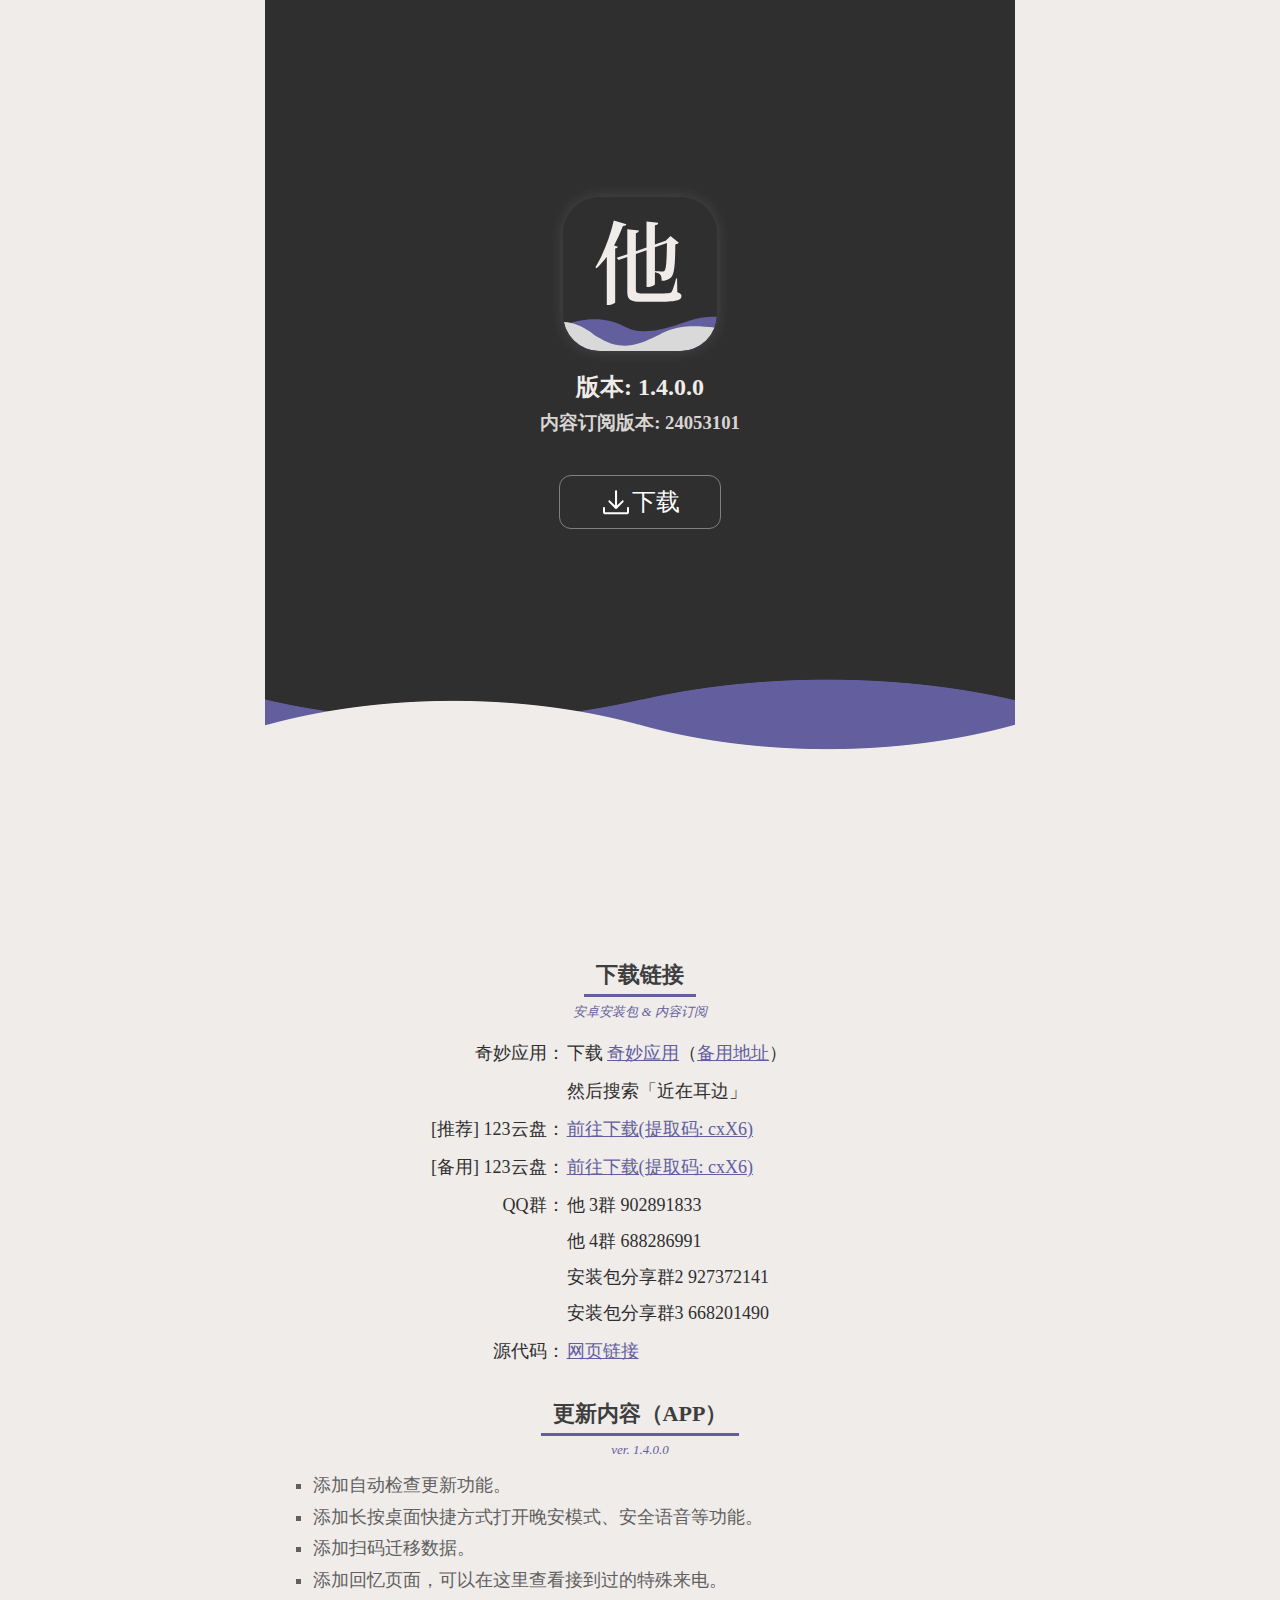
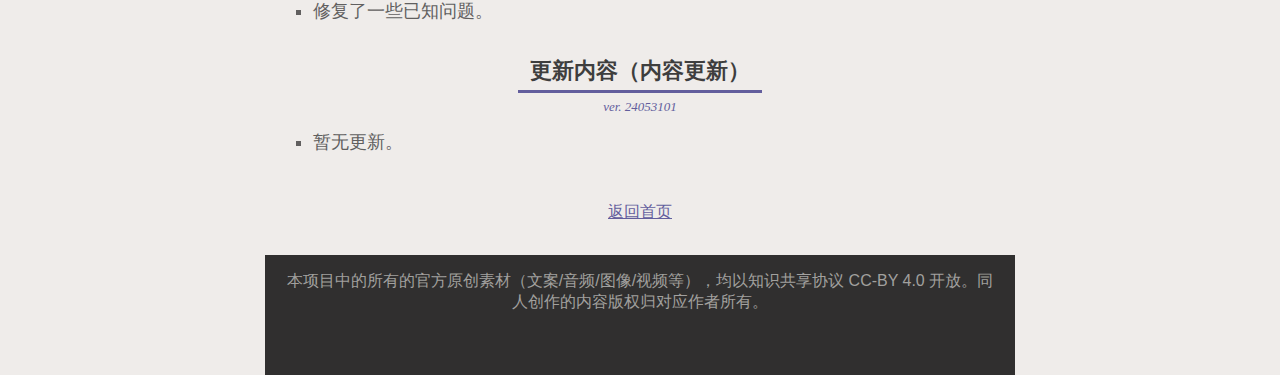
<file: update.html>
<!DOCTYPE html>
<html lang="zh">

<head>
	<meta charset="UTF-8">
	<meta name="color-scheme" content="light">
	<meta name="viewport" content="width=360,initial-scale=1,maximum-scale=10">
	<title>下载最新版本 - 「他」Remake</title>
	<style>
		* {
			margin: 0;
			padding: 0;
			font-family: 'Times New Roman', Times, serif;
		}
		body {
			background-color: #efecea;
		}

		.main {
			max-width: 750px;
			margin: 0 auto;
		}
		
		.primarytitle{
			font-size: 22px;
			font-weight: bold;
			width: fit-content;
			text-align: center;
			margin: 24px auto 0px auto;
			border-bottom: solid #635e9d 3px;
			padding: 4px 12px;
			color: #3e3e3e;
		}
		.titledesc{
			text-align: center;
			font-size: 13px;
			color: #635e9d;
			margin-bottom: 12px;
			margin-top: 6px;
			font-style: italic;
		}
		.para0{
			margin: 12px 24px;
			line-height: 1.75em;
			font-size: large;
			color: #615f5f;
		}


		.itemlist{
			margin: 12px 48px;
			line-height: 1.75em;
			list-style: square;
			font-size: large;
			color: #615f5f;
		}
		.mainlogo {
			margin-top: 90px;
			width: 154px;
			height: 154px;
			background-color: #302f2f;
			border-radius: 24%;
			box-shadow: 0px 0px 16px -1px rgba(255, 255, 255, 0.144);
			margin-bottom: 12px;
		}

		.first {
			height: calc(100vh);
			display: flex;
			background-color: #302f2f;
			color: #efecea;
			flex-direction: column;
			align-items: center;
			justify-content: center;
			max-height: 1280px;
			min-height: 684px;
			flex-shrink: 0;
			overflow: hidden;
		}
		.wavecontainer{
			height:224px;
			flex-shrink: 0;
		}
		
		@keyframes m {
			0% {
				background-position-x: -200%, -100%, 0%, 100%
			}

			100% {
				background-position-x: 0%, 100%, 200%, 300%
			}
		}


		.waveanim{
			position: absolute;
			width: 100%;
			background: var(--w1), var(--w2), var(--w1), var(--w2);
			/*两份*/
			background-position: -200% 100%, -100% 100%, 0% 100%, 100% 100%;
			background-size: 50.2% 100%;
		}

		.waveanim1 {
			height: calc(320px - 50px);
			--c1: #635e9d;
			--w1: radial-gradient(100% 57.3% at top, #0000 100%, var(--c1) 100.5%) no-repeat;
			--w2: radial-gradient(100% 57.4% at bottom, var(--c1) 100%, #0000 100.5%) no-repeat;
			top: -110px;
			animation: m 7s infinite linear;
			/*无限循环动画*/
		}
		.waveanim2 {
			top: -110px;
			height: 320px;
			--c1: #efecea;
			--w2: radial-gradient(100% 57.4% at top, #0000 100%, var(--c1) 100.5%) no-repeat;
			--w1: radial-gradient(100% 57.4% at bottom, var(--c1) 100%, #0000 100.5%) no-repeat;
			animation: m 11s infinite linear;
			/*无限循环动画*/
		}
		.flexgrow{
			flex-grow: 1;
		}
		.dropdownicon{
			animation: dropdownicon 2s infinite linear;
		}

		@keyframes dropdownicon {
			0%{
				opacity: 1;
			}
			25%{
				opacity: 0.8;
			}
			50%{
				opacity: 0%;
			}
			75%{
				opacity: 0.8;
			}
			100%{
				opacity: 1;
			}
		}
		.downloadbutton{
			color: white;
			display: flex;
			flex-direction: row;
			align-items: center;
			justify-content: center;
			font-size: 24px;
			background-color: #302f2f;
			border-radius: 12px;
			border: solid gray 1px;
			margin: 40px auto;

			width: fit-content;
			padding: 10px 40px;
		}
		.downloadbutton:link{
			text-decoration: none;
			
		}
		.itemlist{
			margin: 12px 48px;
			line-height: 1.75em;
			list-style: square;
			font-size: large;
			color: #615f5f;
		}
		.footer{
			height: 120px;
			font-family:'Segoe UI', Tahoma, Geneva, Verdana, sans-serif;
			color: #a1a09e;
			background-color: #302f2f;
			padding: 16px;
			box-sizing: border-box;
			text-align: center;
		}
		.relativelink{
			width: 100%;
			table-layout: fixed;
			font-size: large;

		}
		.relativelink a{
			color: #635e9d;
		}
		.relativelink td{
			line-height: 2em;
			color: #302f2f;
		}
		.relativelink td:first-child{
			width: 40%;
			text-align: right;
		}
		.relativelink td:last-child{
			width: 60%;
		}

		.smallsup{
			font-size: 15px;
			color: gray;
		}
		.update-indicator{
			display: none;
		}
		.splash{
			color: white;
			animation: splashanim 0.6s infinite ease-in-out;
		}

		@keyframes splashanim {
			0%{
				transform: scale(1) ;
			}
			50%{
				transform: scale(1.1) ;
			}
			100%{
				transform: scale(1) ;
			}
		}

	</style>

</head>

<body>
	<script>
		var versionInfo = 
//{:BEGIN_UPDATE_INFO}
		{
			currentVersionName: "1.4.0.0",
			currentVersionCode: 1040000,
			dataPackVersion: 24053101
		}
//{:END_UPDATE_INFO}	
	</script>
	<!-- zquery.min.js -->
	<!-- 不管是JS还是图像还是什么的统统嵌入，减少HTTP请求数量 -->
	<script> 
		eval(function(p,a,c,k,e,r){e=function(c){return(c<62?'':e(parseInt(c/62)))+((c=c%62)>35?String.fromCharCode(c+29):c.toString(36))};if('0'.replace(0,e)==0){while(c--)r[e(c)]=k[c];k=[function(e){return r[e]||e}];e=function(){return'[2-9a-ceghj-np-su-zAB]'};c=1};while(c--)if(k[c])p=p.replace(new RegExp('\\b'+e(c)+'\\b','g'),k[c]);return p}('3 a=false;3 b=[];4 k(l){2.m=l;2.5=4(){8 document.querySelectorAll(2.m)};2.text=4(t){7(t){2.5().6(d=>d.n=t)}p{8 2.5()[0].n}};2.q=4(r){2.5().6(d=>d.s("q",r))};2.show=4(){2.5().6(d=>d.c.u="visible")};2.hide=4(){2.5().6(d=>d.c.u="hidden")};2.css=4(v,w){2.5().6(d=>d.c[v]=w)}}3 $=4(o){3 e=typeof(o);7(e=="4"){7(a){o()}p{b.push(o)}}7(e=="string"){8 new k(o)}};x.s("load",4(){b.6(f=>f());a=true});4 getSearchParam(){3 g={};3 y=x.location.search.substring(1);3 h=y.z("&");for(3 i=0;i<h.A;i++){3 9=h[i].z("=");3 B=9[0];3 j="";7(9.A>0){j=decodeURI(9[1])}g[B]=j}8 g}',[],38,'||this|var|function|getDoms|forEach|if|return|entry|__zqloaded|__zqloadcb|style||type||obj|single||eValue|ZQDoms|selector|_selector|innerText||else|click|callback|addEventListener||visibility|key|value|window|str|split|length|eKey'.split('|'),0,{}))
	</script>
	<script>
		var userVersion = getSearchParam();
		// iOS没有。不要再问了
		function isAppleMobileDevice() {
  			return /iphone|ipod|ipad|macintosh/i.test(navigator.userAgent.toLowerCase());
		}
		$(function(){
			$(".vername").text(versionInfo.currentVersionName);
			$(".dataver").text(versionInfo.dataPackVersion);
			if(isAppleMobileDevice()){
				$("#lblDownload").text("暂无iOS版");
				$(".downloadbutton>svg").css("display","none");
			}
			else{
				var canUpdate = false;
				if(userVersion.versioncode){
					if(parseInt(userVersion.versioncode) < versionInfo.currentVersionCode){
						$("#appverUpdate").css("display","inline-block");
						canUpdate = true;
					}
					else{
						$("#appverNoUpdate").css("display","inline-block");
					}
					if(userVersion.datapackversion){
						if(parseInt(userVersion.datapackversion) < versionInfo.dataPackVersion){
							$("#dataverUpdate").css("display","inline-block");
							canUpdate = true;
						}
						else{
							$("#dataverNoUpdate").css("display","inline-block");
						}
					}
					if(canUpdate){
						$("#lblDownload").text("下载新版本");
					}
					else{
						$("#lblDownload").text("无需更新");
						$(".downloadbutton>svg").css("display","none");
					}
				}
				
			}
		});
	</script>
	<div class="main">

		
		<div class="first">
			<div class="flexgrow"></div>
			<svg class="anim-in mainlogo" xmlns="http://www.w3.org/2000/svg" viewBox="0 0 916 916">
				<defs>
					<style>
						.a {
							fill: #302f2f;
						}

						.b {
							fill: #efecea;
						}

						.c {
							fill: #635e9d;
						}

						.d {
							fill: #d9d9d9;
						}
					</style>
				</defs>
				<title>HimLogo</title>
				<rect class="a" width="916" height="916" rx="214" ry="214" />
				<path class="b"
					d="M828.59,378.48c-1.62,5.42-6,8.67-16.26,10.29V709.63c-1.08,3.8-21.13,15.18-40.65,15.18h-9.21V437c-19,25.48-39.57,48.78-60.7,68.29l-7-4.88c41.73-67.74,85.64-175.06,109.48-278.58L879,244.6c-2.17,6.51-8.67,10.84-20.6,10.3a828.44,828.44,0,0,1-52.57,114.9ZM1182,648.39c19,6.5,24.39,11.92,24.39,22.22,0,26-27.64,34.69-152.84,34.69H970.59c-63.41,0-86.17-10.3-86.17-58.54V438.64l-52.58,18.43-10.29-13,62.87-22.22V274.41L953.79,282c-.54,7.05-5.42,13-18.42,15.18V404l63.41-22.22V227.8l69.92,7c-1.63,7.59-6,13.55-20.06,15.72V363.84l63.41-22.22,3.26-1.08h-1.09l27.1-26.56,49.87,40.65c-3.8,4.33-10.3,7.59-21.14,9.21-1.09,131.16-6,179.4-27.1,198.37-13.55,12.47-32.52,18.43-54.2,18.43,0-15.18-1.08-27.64-7-34.69-5.42-7-17.34-11.92-32.52-15.72V522.1c11.93,1.63,34.15,2.71,42.82,2.71,8.13,0,11.38-1.08,14.09-4.33,9.76-9.76,12.47-58.54,14.09-164.77l-71.54,24.93v220.6c0,5.42-21.68,16.26-40.65,16.26h-9.21V398l-63.41,22.76V634.3c0,16.26,7.58,22.22,39,22.22h82.38c34.69,0,60.16-.54,72.63-1.63,9.21-1.08,14.09-3.25,19-9.21,6.5-9.76,15.72-38.48,26-78.59h6Z"
					transform="translate(-502 -82)" />
				<path class="c"
					d="M1417.74,794.33q-2.41-.23-4.74-.33c-52.39-2.38-105,9-105,9-57.7,13.49-96.71,28.26-119,36-36.51,12.68-129.25,44.9-218,41-89.61-3.93-104-41.55-195-62-59.73-13.42-147.44-18.31-265,24-.14.63-.27,1.26-.4,1.89C536.66,932.68,619.07,998,716,998h488C1318.24,998,1412.31,907.28,1417.74,794.33Z"
					transform="translate(-502 -82)" />
				<path class="d"
					d="M1204,998c91.41,0,169.91-58.09,200.41-139.18-109.17-13.66-218-16.28-314.41,33.18-17.6,9-30,17.32-59,30-55.57,24.29-120.71,52.76-197,42-53.15-7.5-94.8-31.65-123-48-34.61-20.07-34.51-26.63-67-45-29.16-16.49-75.74-42.83-136-45l-1.83,0C525.81,923.74,612.65,998,716,998Z"
					transform="translate(-502 -82)" />
			</svg>
			<div class="anim-in" style="animation-delay: 200ms;">
				<h2 style="line-height: 48px;">
					版本: 
					<span class="vername">-</span>
					<span id="appverNoUpdate" class="smallsup update-indicator"><sup>当前</sup></span>
					<span id="appverUpdate" class="splash smallsup update-indicator"><sup>新版本!</sup></span>
				</h2>
			</div>
			<h3 class="anim-in" style="animation-delay: 400ms;color:#d8d5d3;line-height: 24px;">
				内容订阅版本: 
				<span class="dataver">--</span>
				<span id="dataverNoUpdate" class="smallsup update-indicator"><sup>当前</sup></span>
				<span id="dataverUpdate" class="splash smallsup update-indicator"><sup>新版本!</sup></span>
			</h3>
			<a class="downloadbutton" href="#dllink" id="btnDownload">
				<svg t="1699074994861" class="icon" viewBox="0 0 1024 1024" version="1.1" xmlns="http://www.w3.org/2000/svg" p-id="5076" width="32" height="32"><path d="M896 672c-17.066667 0-32 14.933333-32 32v128c0 6.4-4.266667 10.666667-10.666667 10.666667H170.666667c-6.4 0-10.666667-4.266667-10.666667-10.666667v-128c0-17.066667-14.933333-32-32-32s-32 14.933333-32 32v128c0 40.533333 34.133333 74.666667 74.666667 74.666667h682.666666c40.533333 0 74.666667-34.133333 74.666667-74.666667v-128c0-17.066667-14.933333-32-32-32z" fill="#ffffff" p-id="5077"></path><path d="M488.533333 727.466667c6.4 6.4 14.933333 8.533333 23.466667 8.533333s17.066667-2.133333 23.466667-8.533333l213.333333-213.333334c12.8-12.8 12.8-32 0-44.8-12.8-12.8-32-12.8-44.8 0l-157.866667 157.866667V170.666667c0-17.066667-14.933333-32-32-32s-34.133333 14.933333-34.133333 32v456.533333L322.133333 469.333333c-12.8-12.8-32-12.8-44.8 0-12.8 12.8-12.8 32 0 44.8l211.2 213.333334z" fill="#ffffff" p-id="5078"></path></svg>
				<p id="lblDownload">下载</p>
			</a>
			<div class="flexgrow" ></div>
			
			
			<div class="anim-rise wavecontainer" style="width: 100%;background-color: #302f2f; position: relative; overflow: hidden; transform: translateY(-1px);">
				<div class="waveanim1 waveanim">
				</div>
				<div class="waveanim2 waveanim">
				</div>
				</div>
		</div>
		<div class="anim-rise">
			<div style="width: 100%;height:32px;background-color: #efecea;transform: translateY(-31px);"></div>

		</div>

		<div class="primarytitle" id="dllink">下载链接</div>
		<div class="titledesc">安卓安装包 & 内容订阅</div>
		<p class="para0">
			<table class="relativelink">
				
				<tr>
					<td>奇妙应用：</td>
					<td>
						下载 <a href="https://magicalstory.lanzout.com/i5jJJ1y5kq2j">奇妙应用</a>（<a href="https://www.bilibili.com/video/BV1Zc411w77r">备用地址</a>）<br />
						
					</td>
				</tr>
				<tr>
					<td></td>
					<td>然后搜索「近在耳边」</td>
				</tr>
				<tr>
					<td>[推荐] 123云盘：</td>
					<td><a href="https://www.123pan.com/s/F6Pljv-0FdQh.html">前往下载(提取码: cxX6)</a></td>
				</tr>
				<tr>
					<td>[备用] 123云盘：</td>
					<td><a href="https://www.123pan.cn/s/F6Pljv-0FdQh.html">前往下载(提取码: cxX6)</a></td>
				</tr>
				<tr>
					<td>QQ群：<br /><br /><br /><br /></td>
					<td>
						他 3群 902891833<br />
						他 4群 688286991<br />
						安装包分享群2 927372141<br />
						安装包分享群3 668201490<br />
					</td>
				</tr>
				<tr>
					<td>源代码：</td>
					<td>
						<a href="https://gitee.com/ZYFDroid/him-remake" target="_blank">网页链接</a>
					</td>
				</tr>
				
			</table>
		</p>

		<div class="primarytitle">更新内容（APP）</div>
		<div class="titledesc">ver. <span class="vername">-</span></div>
		<p class="para0">
			<ul class="itemlist">
				<li>添加自动检查更新功能。</li>
				<li>添加长按桌面快捷方式打开晚安模式、安全语音等功能。</li>
				<li>添加扫码迁移数据。</li>
				<li>添加回忆页面，可以在这里查看接到过的特殊来电。</li>
				<li>修复了一些已知问题。</li>
			</ul>
		</p>
		
		<div class="primarytitle">更新内容（内容更新）</div>
		<div class="titledesc">ver. <span class="dataver">-</span></div>
		<p class="para0">
			<ul class="itemlist">
				<li>暂无更新。</li>
				<li style="display: none">由于时空邮局需要一定时间来运输，请在2月13日23:00之前完成发送。否则可能会发生超时丢件。</li>
				<li style="display: none">
					安装内容更新教程：<a href="help_dlc.html">关于「时空邮局」的说明</a>
				</li>
			</ul>
		</p>
		
		<div style="height: 32px;"></div>
		<p style="text-align: center;">
		<a style="color: #635e9d; " href="index.html">返回首页</a>
		
		</p>

		<div style="height: 32px;"></div>
		<div class="footer">
		本项目中的所有的官方原创素材（文案/音频/图像/视频等），均以知识共享协议 CC-BY 4.0 开放。同人创作的内容版权归对应作者所有。
			<br />
			<div style="height: 8px"></div>
			<script type="text/javascript" src="https://rf.revolvermaps.com/0/0/3.js?i=5u3bc69dtqy&amp;b=9&amp;s=0&amp;m=2&amp;cl=47b013&amp;co=000670&amp;cd=aa0000&amp;v0=60&amp;v1=60&amp;r=1" async="async"></script>
		</div>
	</div>
</body>

</html>
</file>
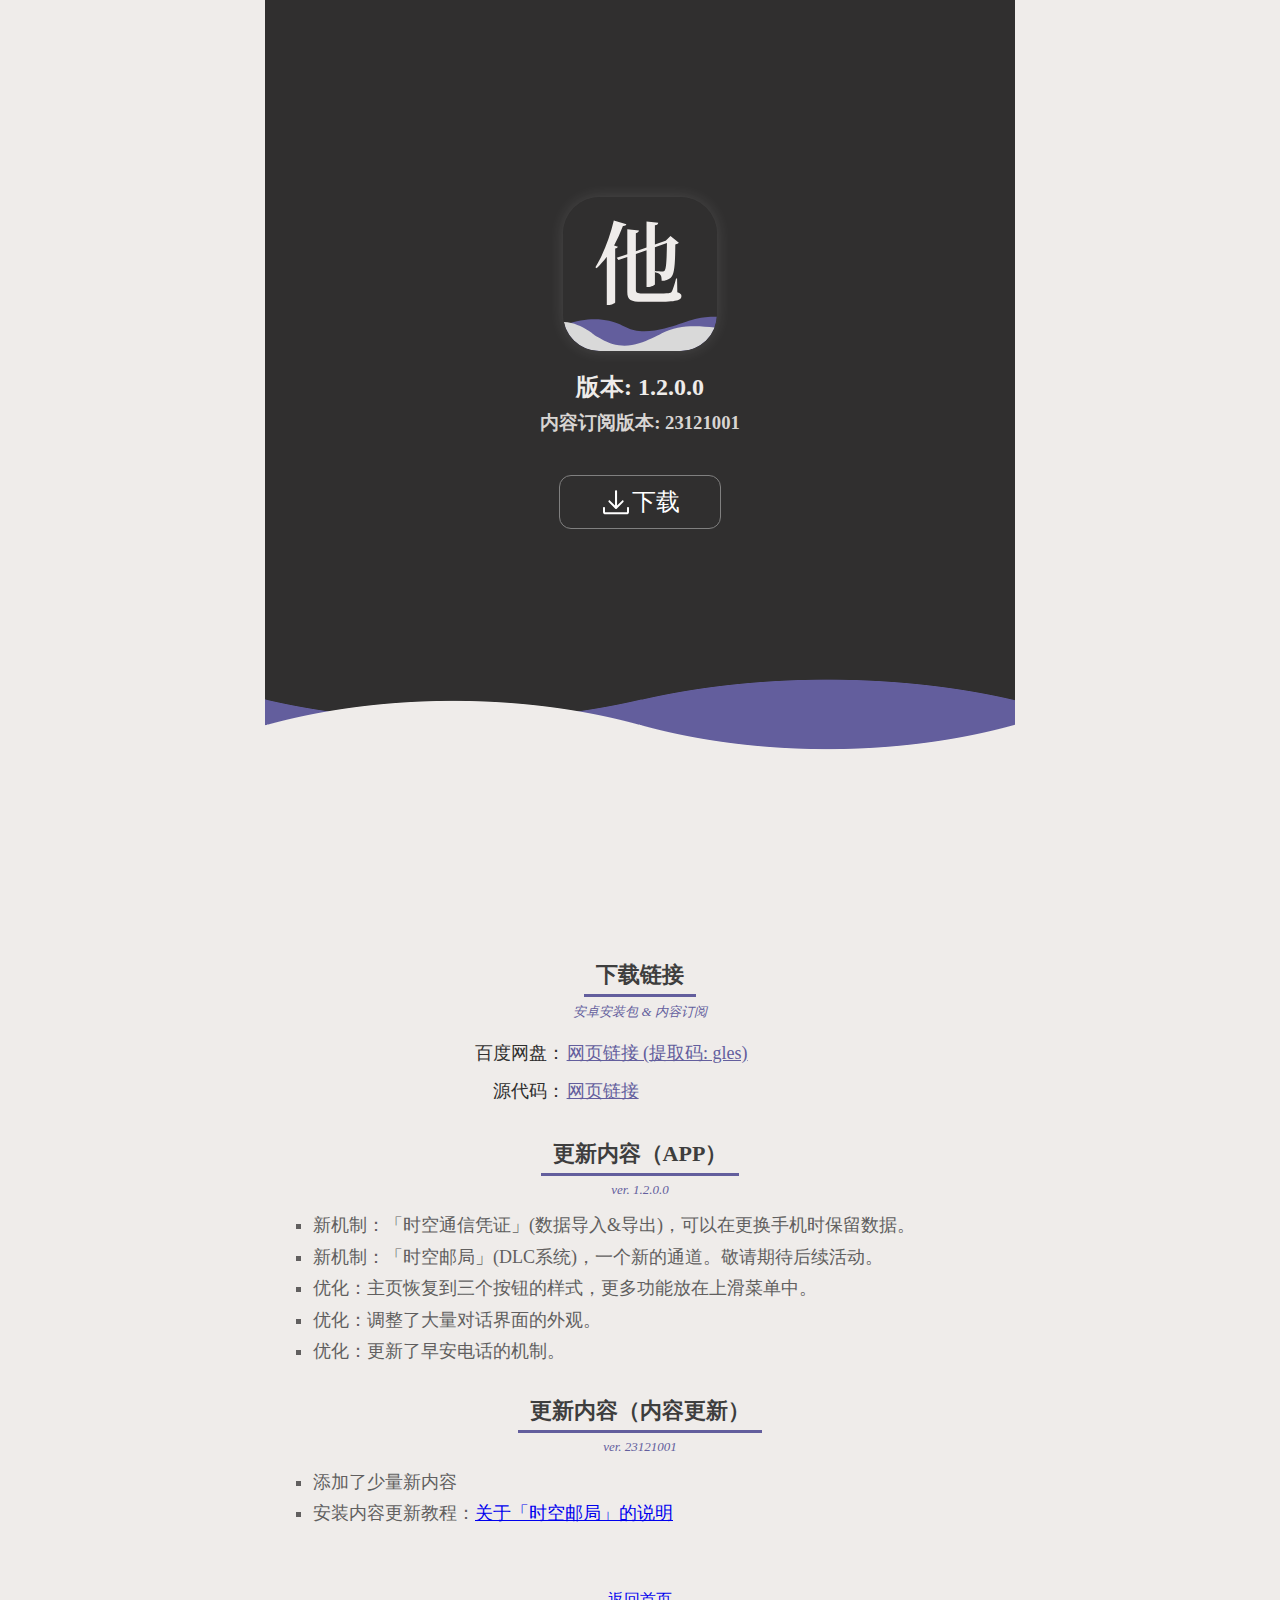
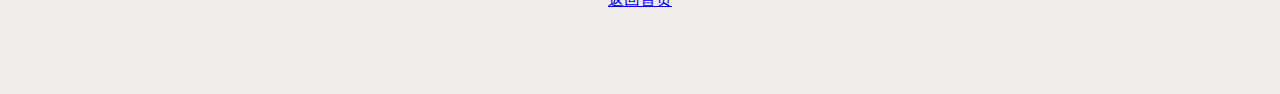
<file: update_new.html>
<!DOCTYPE html>
<html lang="zh">

<head>
	<meta charset="UTF-8">
	<meta name="color-scheme" content="light">
	<meta name="viewport" content="width=360,initial-scale=1,maximum-scale=10">
	<title>下载最新版本 - 「他」Remake</title>
	<style>
		* {
			margin: 0;
			padding: 0;
			font-family: 'Times New Roman', Times, serif;
		}
		body {
			background-color: #efecea;
		}

		.main {
			max-width: 750px;
			margin: 0 auto;
		}
		
		.primarytitle{
			font-size: 22px;
			font-weight: bold;
			width: fit-content;
			text-align: center;
			margin: 24px auto 0px auto;
			border-bottom: solid #635e9d 3px;
			padding: 4px 12px;
			color: #3e3e3e;
		}
		.titledesc{
			text-align: center;
			font-size: 13px;
			color: #635e9d;
			margin-bottom: 12px;
			margin-top: 6px;
			font-style: italic;
		}
		.para0{
			margin: 12px 24px;
			line-height: 1.75em;
			font-size: large;
			color: #615f5f;
		}


		.itemlist{
			margin: 12px 48px;
			line-height: 1.75em;
			list-style: square;
			font-size: large;
			color: #615f5f;
		}
		.mainlogo {
			margin-top: 90px;
			width: 154px;
			height: 154px;
			background-color: #302f2f;
			border-radius: 24%;
			box-shadow: 0px 0px 16px -1px rgba(255, 255, 255, 0.144);
			margin-bottom: 12px;
		}

		.first {
			height: calc(100vh);
			display: flex;
			background-color: #302f2f;
			color: #efecea;
			flex-direction: column;
			align-items: center;
			justify-content: center;
			max-height: 1280px;
			min-height: 684px;
			flex-shrink: 0;
			overflow: hidden;
		}
		.wavecontainer{
			height:224px;
			flex-shrink: 0;
		}
		
		@keyframes m {
			0% {
				background-position-x: -200%, -100%, 0%, 100%
			}

			100% {
				background-position-x: 0%, 100%, 200%, 300%
			}
		}


		.waveanim{
			position: absolute;
			width: 100%;
			background: var(--w1), var(--w2), var(--w1), var(--w2);
			/*两份*/
			background-position: -200% 100%, -100% 100%, 0% 100%, 100% 100%;
			background-size: 50.2% 100%;
		}

		.waveanim1 {
			height: calc(320px - 50px);
			--c1: #635e9d;
			--w1: radial-gradient(100% 57.3% at top, #0000 100%, var(--c1) 100.5%) no-repeat;
			--w2: radial-gradient(100% 57.4% at bottom, var(--c1) 100%, #0000 100.5%) no-repeat;
			top: -110px;
			animation: m 7s infinite linear;
			/*无限循环动画*/
		}
		.waveanim2 {
			top: -110px;
			height: 320px;
			--c1: #efecea;
			--w2: radial-gradient(100% 57.4% at top, #0000 100%, var(--c1) 100.5%) no-repeat;
			--w1: radial-gradient(100% 57.4% at bottom, var(--c1) 100%, #0000 100.5%) no-repeat;
			animation: m 11s infinite linear;
			/*无限循环动画*/
		}
		.flexgrow{
			flex-grow: 1;
		}
		.dropdownicon{
			animation: dropdownicon 2s infinite linear;
		}

		@keyframes dropdownicon {
			0%{
				opacity: 1;
			}
			25%{
				opacity: 0.8;
			}
			50%{
				opacity: 0%;
			}
			75%{
				opacity: 0.8;
			}
			100%{
				opacity: 1;
			}
		}
		.downloadbutton{
			color: white;
			display: flex;
			flex-direction: row;
			align-items: center;
			justify-content: center;
			font-size: 24px;
			background-color: #302f2f;
			border-radius: 12px;
			border: solid gray 1px;
			margin: 40px auto;

			width: fit-content;
			padding: 10px 40px;
		}
		.downloadbutton:link{
			text-decoration: none;
			
		}
		.itemlist{
			margin: 12px 48px;
			line-height: 1.75em;
			list-style: square;
			font-size: large;
			color: #615f5f;
		}
		.footer{
			height: 120px;
			font-family:'Segoe UI', Tahoma, Geneva, Verdana, sans-serif;
			padding: 16px;
			box-sizing: border-box;
			text-align: center;
		}
		.relativelink{
			width: 100%;
			table-layout: fixed;
			font-size: large;

		}
		.relativelink a{
			color: #635e9d;
		}
		.relativelink td{
			line-height: 2em;
			color: #302f2f;
		}
		.relativelink td:first-child{
			width: 40%;
			text-align: right;
		}
		.relativelink td:last-child{
			width: 60%;
		}

		.smallsup{
			font-size: 15px;
			color: gray;
		}
		.update-indicator{
			display: none;
		}
		.splash{
			color: white;
			animation: splashanim 0.6s infinite ease-in-out;
		}

		@keyframes splashanim {
			0%{
				transform: scale(1) ;
			}
			50%{
				transform: scale(1.1) ;
			}
			100%{
				transform: scale(1) ;
			}
		}

	</style>

</head>

<body>
	<script>
		var versionInfo = {
			currentVersionName: "1.2.0.0",
			currentVersionCode: 1020000,
			dataPackVersion: 23121001
		};		
	</script>
	<!-- zquery.min.js -->
	<!-- 不管是JS还是图像还是什么的统统嵌入，减少HTTP请求数量 -->
	<script> 
		eval(function(p,a,c,k,e,r){e=function(c){return(c<62?'':e(parseInt(c/62)))+((c=c%62)>35?String.fromCharCode(c+29):c.toString(36))};if('0'.replace(0,e)==0){while(c--)r[e(c)]=k[c];k=[function(e){return r[e]||e}];e=function(){return'[2-9a-ceghj-np-su-zAB]'};c=1};while(c--)if(k[c])p=p.replace(new RegExp('\\b'+e(c)+'\\b','g'),k[c]);return p}('3 a=false;3 b=[];4 k(l){2.m=l;2.5=4(){8 document.querySelectorAll(2.m)};2.text=4(t){7(t){2.5().6(d=>d.n=t)}p{8 2.5()[0].n}};2.q=4(r){2.5().6(d=>d.s("q",r))};2.show=4(){2.5().6(d=>d.c.u="visible")};2.hide=4(){2.5().6(d=>d.c.u="hidden")};2.css=4(v,w){2.5().6(d=>d.c[v]=w)}}3 $=4(o){3 e=typeof(o);7(e=="4"){7(a){o()}p{b.push(o)}}7(e=="string"){8 new k(o)}};x.s("load",4(){b.6(f=>f());a=true});4 getSearchParam(){3 g={};3 y=x.location.search.substring(1);3 h=y.z("&");for(3 i=0;i<h.A;i++){3 9=h[i].z("=");3 B=9[0];3 j="";7(9.A>0){j=decodeURI(9[1])}g[B]=j}8 g}',[],38,'||this|var|function|getDoms|forEach|if|return|entry|__zqloaded|__zqloadcb|style||type||obj|single||eValue|ZQDoms|selector|_selector|innerText||else|click|callback|addEventListener||visibility|key|value|window|str|split|length|eKey'.split('|'),0,{}))
	</script>
	<script>
		var userVersion = getSearchParam();
		// iOS没有。不用再问了
		function isAppleMobileDevice() {
  			return /iphone|ipod|ipad|macintosh/i.test(navigator.userAgent.toLowerCase());
		}
		$(function(){
			$(".vername").text(versionInfo.currentVersionName);
			$(".dataver").text(versionInfo.dataPackVersion);
			if(isAppleMobileDevice()){
				$("#lblDownload").text("暂无iOS版");
				$(".downloadbutton>svg").css("display","none");
			}
			else{
				var canUpdate = false;
				if(userVersion.versioncode){
					if(parseInt(userVersion.versioncode) < versionInfo.currentVersionCode){
						$("#appverUpdate").css("display","inline-block");
						canUpdate = true;
					}
					else{
						$("#appverNoUpdate").css("display","inline-block");
					}
					if(userVersion.datapackversion){
						if(parseInt(userVersion.datapackversion) < versionInfo.dataPackVersion){
							$("#dataverUpdate").css("display","inline-block");
							canUpdate = true;
						}
						else{
							$("#dataverNoUpdate").css("display","inline-block");
						}
					}
					if(canUpdate){
						$("#lblDownload").text("下载新版本");
					}
					else{
						$("#lblDownload").text("无需更新");
						$(".downloadbutton>svg").css("display","none");
					}
				}
				
			}
		});
	</script>
	<div class="main">

		
		<div class="first">
			<div class="flexgrow"></div>
			<svg class="anim-in mainlogo" xmlns="http://www.w3.org/2000/svg" viewBox="0 0 916 916">
				<defs>
					<style>
						.a {
							fill: #302f2f;
						}

						.b {
							fill: #efecea;
						}

						.c {
							fill: #635e9d;
						}

						.d {
							fill: #d9d9d9;
						}
					</style>
				</defs>
				<title>HimLogo</title>
				<rect class="a" width="916" height="916" rx="214" ry="214" />
				<path class="b"
					d="M828.59,378.48c-1.62,5.42-6,8.67-16.26,10.29V709.63c-1.08,3.8-21.13,15.18-40.65,15.18h-9.21V437c-19,25.48-39.57,48.78-60.7,68.29l-7-4.88c41.73-67.74,85.64-175.06,109.48-278.58L879,244.6c-2.17,6.51-8.67,10.84-20.6,10.3a828.44,828.44,0,0,1-52.57,114.9ZM1182,648.39c19,6.5,24.39,11.92,24.39,22.22,0,26-27.64,34.69-152.84,34.69H970.59c-63.41,0-86.17-10.3-86.17-58.54V438.64l-52.58,18.43-10.29-13,62.87-22.22V274.41L953.79,282c-.54,7.05-5.42,13-18.42,15.18V404l63.41-22.22V227.8l69.92,7c-1.63,7.59-6,13.55-20.06,15.72V363.84l63.41-22.22,3.26-1.08h-1.09l27.1-26.56,49.87,40.65c-3.8,4.33-10.3,7.59-21.14,9.21-1.09,131.16-6,179.4-27.1,198.37-13.55,12.47-32.52,18.43-54.2,18.43,0-15.18-1.08-27.64-7-34.69-5.42-7-17.34-11.92-32.52-15.72V522.1c11.93,1.63,34.15,2.71,42.82,2.71,8.13,0,11.38-1.08,14.09-4.33,9.76-9.76,12.47-58.54,14.09-164.77l-71.54,24.93v220.6c0,5.42-21.68,16.26-40.65,16.26h-9.21V398l-63.41,22.76V634.3c0,16.26,7.58,22.22,39,22.22h82.38c34.69,0,60.16-.54,72.63-1.63,9.21-1.08,14.09-3.25,19-9.21,6.5-9.76,15.72-38.48,26-78.59h6Z"
					transform="translate(-502 -82)" />
				<path class="c"
					d="M1417.74,794.33q-2.41-.23-4.74-.33c-52.39-2.38-105,9-105,9-57.7,13.49-96.71,28.26-119,36-36.51,12.68-129.25,44.9-218,41-89.61-3.93-104-41.55-195-62-59.73-13.42-147.44-18.31-265,24-.14.63-.27,1.26-.4,1.89C536.66,932.68,619.07,998,716,998h488C1318.24,998,1412.31,907.28,1417.74,794.33Z"
					transform="translate(-502 -82)" />
				<path class="d"
					d="M1204,998c91.41,0,169.91-58.09,200.41-139.18-109.17-13.66-218-16.28-314.41,33.18-17.6,9-30,17.32-59,30-55.57,24.29-120.71,52.76-197,42-53.15-7.5-94.8-31.65-123-48-34.61-20.07-34.51-26.63-67-45-29.16-16.49-75.74-42.83-136-45l-1.83,0C525.81,923.74,612.65,998,716,998Z"
					transform="translate(-502 -82)" />
			</svg>
			<div class="anim-in" style="animation-delay: 200ms;">
				<h2 style="line-height: 48px;">
					版本: 
					<span class="vername">-</span>
					<span id="appverNoUpdate" class="smallsup update-indicator"><sup>当前</sup></span>
					<span id="appverUpdate" class="splash smallsup update-indicator"><sup>新版本!</sup></span>
				</h2>
			</div>
			<h3 class="anim-in" style="animation-delay: 400ms;color:#d8d5d3;line-height: 24px;">
				内容订阅版本: 
				<span class="dataver">--</span>
				<span id="dataverNoUpdate" class="smallsup update-indicator"><sup>当前</sup></span>
				<span id="dataverUpdate" class="splash smallsup update-indicator"><sup>新版本!</sup></span>
			</h3>
			<a class="downloadbutton" href="#dllink" id="btnDownload">
				<svg t="1699074994861" class="icon" viewBox="0 0 1024 1024" version="1.1" xmlns="http://www.w3.org/2000/svg" p-id="5076" width="32" height="32"><path d="M896 672c-17.066667 0-32 14.933333-32 32v128c0 6.4-4.266667 10.666667-10.666667 10.666667H170.666667c-6.4 0-10.666667-4.266667-10.666667-10.666667v-128c0-17.066667-14.933333-32-32-32s-32 14.933333-32 32v128c0 40.533333 34.133333 74.666667 74.666667 74.666667h682.666666c40.533333 0 74.666667-34.133333 74.666667-74.666667v-128c0-17.066667-14.933333-32-32-32z" fill="#ffffff" p-id="5077"></path><path d="M488.533333 727.466667c6.4 6.4 14.933333 8.533333 23.466667 8.533333s17.066667-2.133333 23.466667-8.533333l213.333333-213.333334c12.8-12.8 12.8-32 0-44.8-12.8-12.8-32-12.8-44.8 0l-157.866667 157.866667V170.666667c0-17.066667-14.933333-32-32-32s-34.133333 14.933333-34.133333 32v456.533333L322.133333 469.333333c-12.8-12.8-32-12.8-44.8 0-12.8 12.8-12.8 32 0 44.8l211.2 213.333334z" fill="#ffffff" p-id="5078"></path></svg>
				<p id="lblDownload">下载</p>
			</a>
			<div class="flexgrow" ></div>
			
			
			<div class="anim-rise wavecontainer" style="width: 100%;background-color: #302f2f; position: relative; overflow: hidden; transform: translateY(-1px);">
				<div class="waveanim1 waveanim">
				</div>
				<div class="waveanim2 waveanim">
				</div>
				</div>
		</div>
		<div class="anim-rise">
			<div style="width: 100%;height:32px;background-color: #efecea;transform: translateY(-31px);"></div>

		</div>

		<div class="primarytitle" id="dllink">下载链接</div>
		<div class="titledesc">安卓安装包 & 内容订阅</div>
		<p class="para0">
			<table class="relativelink">
				<tr>
					<td>百度网盘：</td>
					<td>
						<a href="https://pan.baidu.com/s/1RKSP8GizjpHMqhk5W7kzmQ?pwd=gles" target="_blank">网页链接 (提取码: gles)</a>
					</td>
				</tr>
				<tr>
					<td>源代码：</td>
					<td>
						<a href="https://gitee.com/ZYFDroid/him-remake" target="_blank">网页链接</a>
					</td>
				</tr>
				
			</table>
		</p>

		<div class="primarytitle">更新内容（APP）</div>
		<div class="titledesc">ver. <span class="vername">-</span></div>
		<p class="para0">
			<ul class="itemlist">
				<li>新机制：「时空通信凭证」(数据导入&amp;导出)，可以在更换手机时保留数据。</li>
				<li>新机制：「时空邮局」(DLC系统)，一个新的通道。敬请期待后续活动。</li>
				<li>优化：主页恢复到三个按钮的样式，更多功能放在上滑菜单中。</li>
				<li>优化：调整了大量对话界面的外观。</li>
				<li>优化：更新了早安电话的机制。</li>
			</ul>
		</p>
		
		<div class="primarytitle">更新内容（内容更新）</div>
		<div class="titledesc">ver. <span class="dataver">-</span></div>
		<p class="para0">
			<ul class="itemlist">
				<li>添加了少量新内容</li>
				<li>
					安装内容更新教程：<a href="help_dlc.html">关于「时空邮局」的说明</a>
				</li>
			</ul>
		</p>

		<div style="height: 32px;"></div>
		<div class="footer">
			<a href="/">返回首页</a>
		</div>
	</div>
</body>

</html>
</file>
